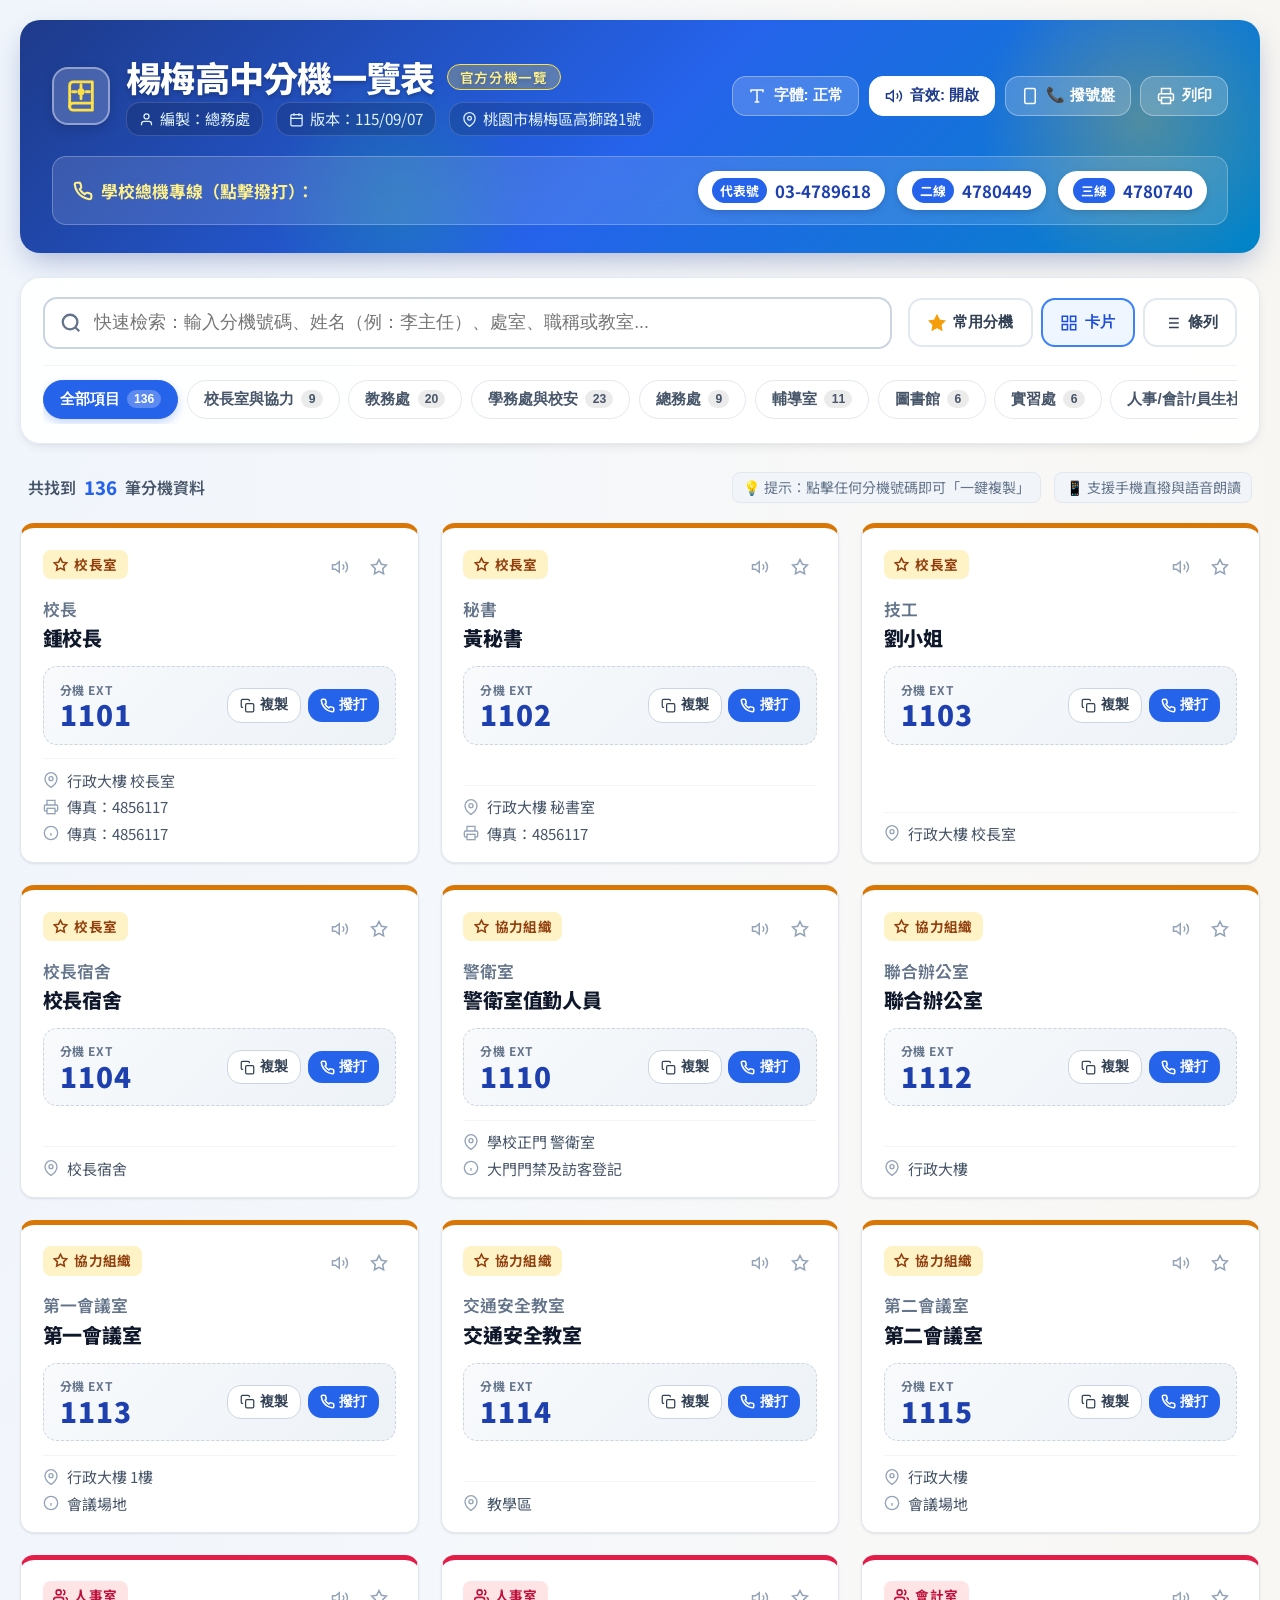
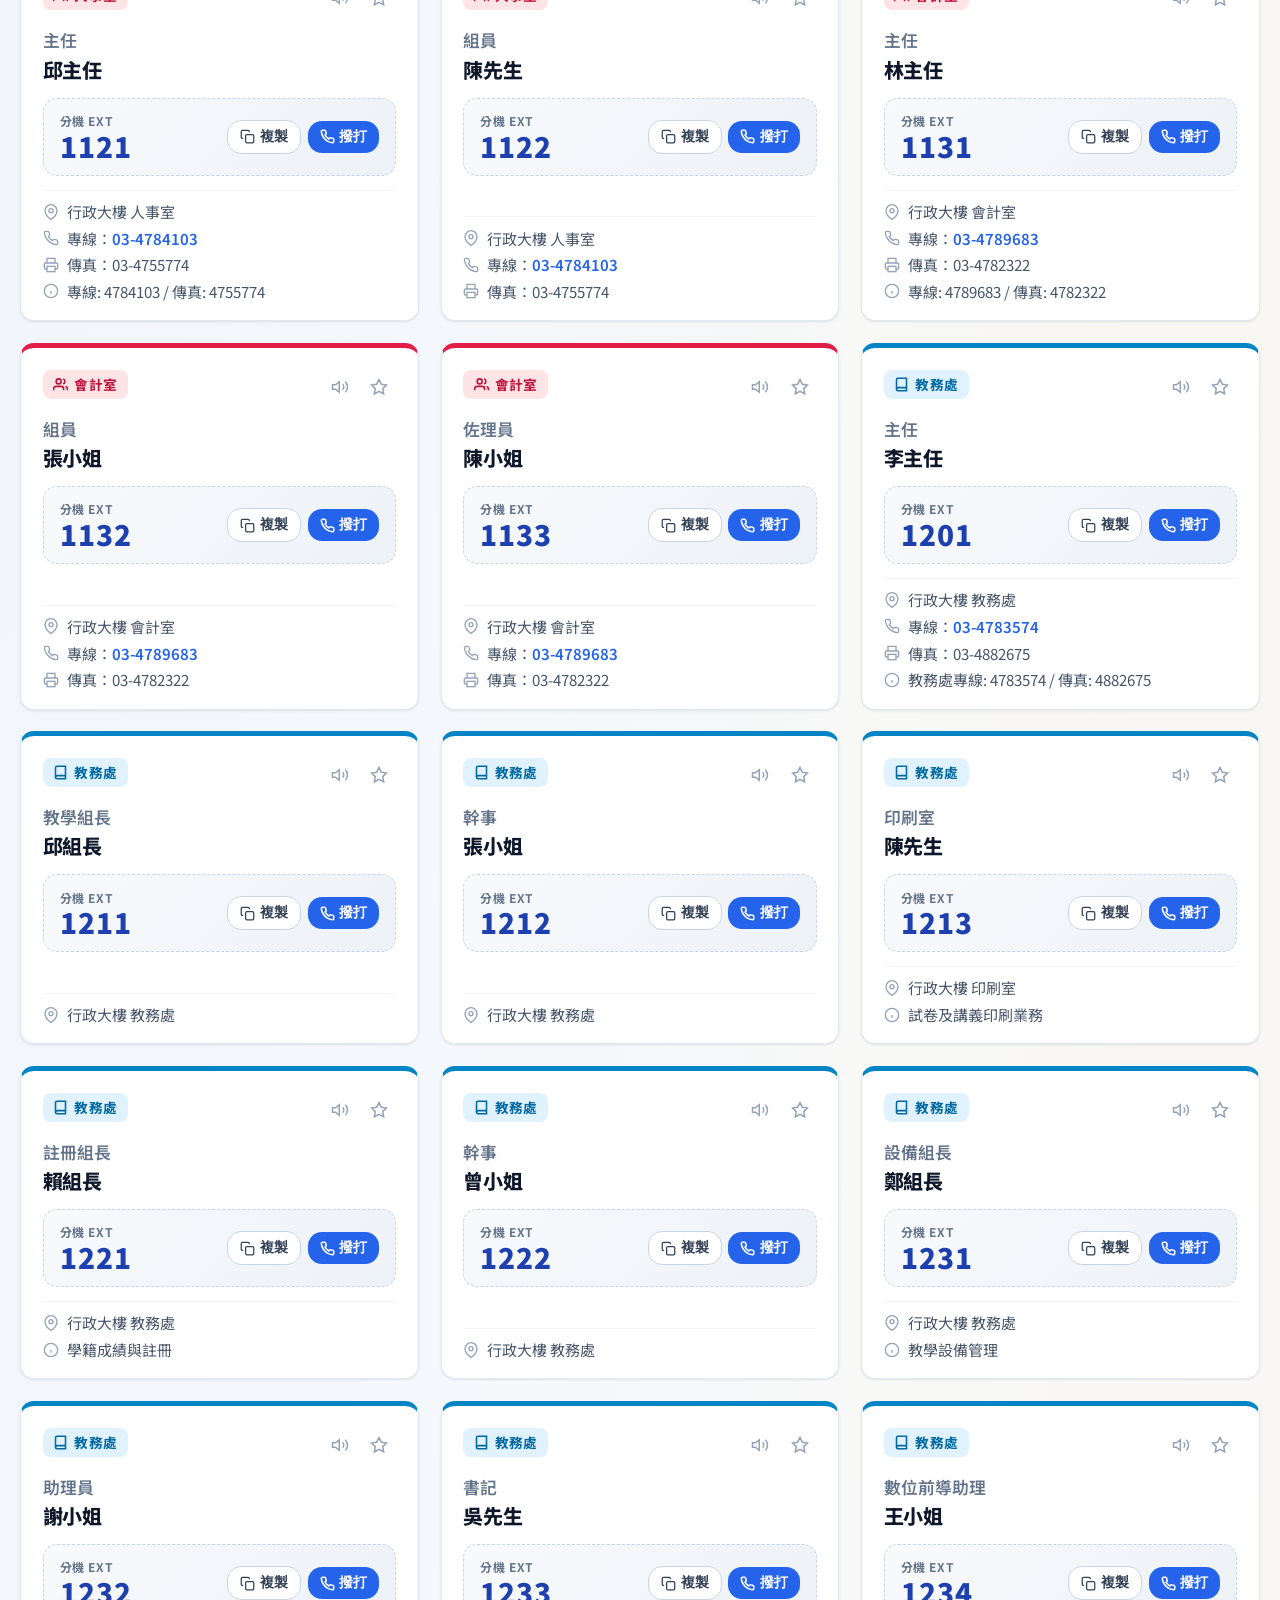
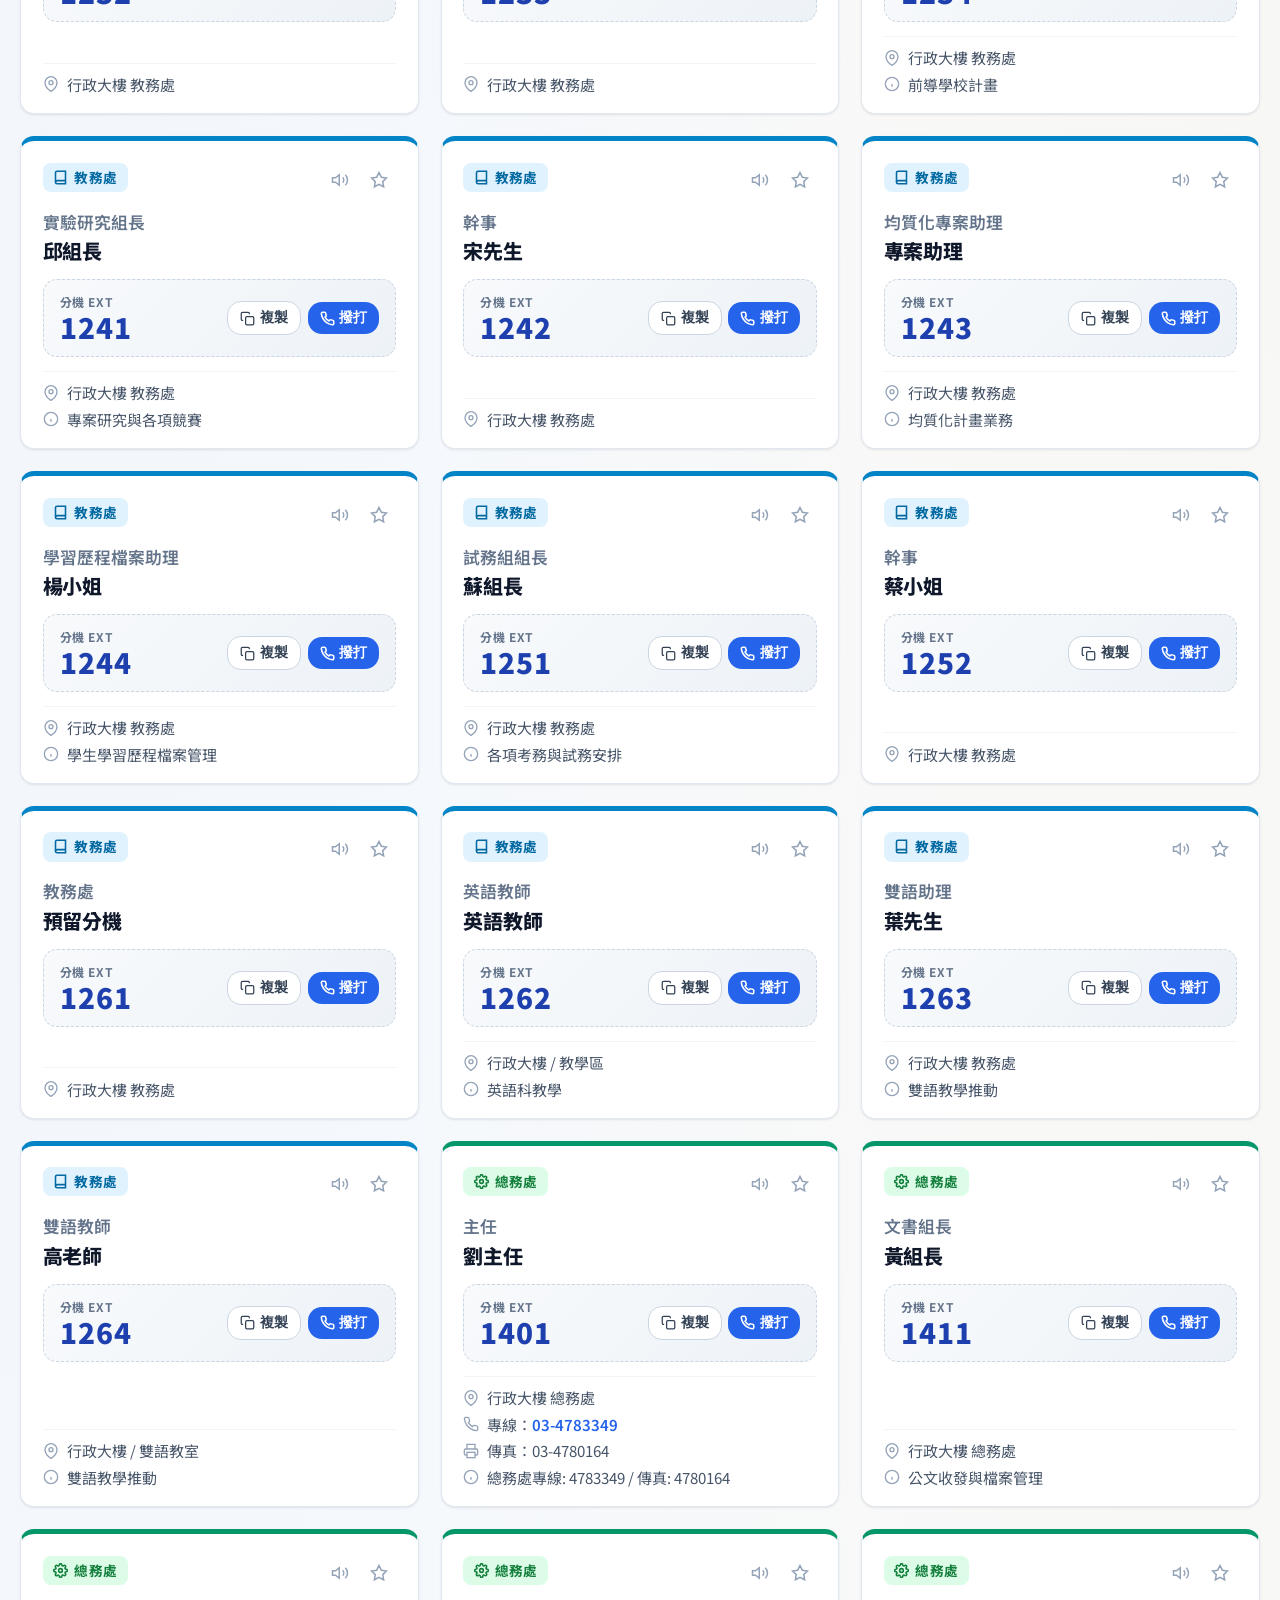
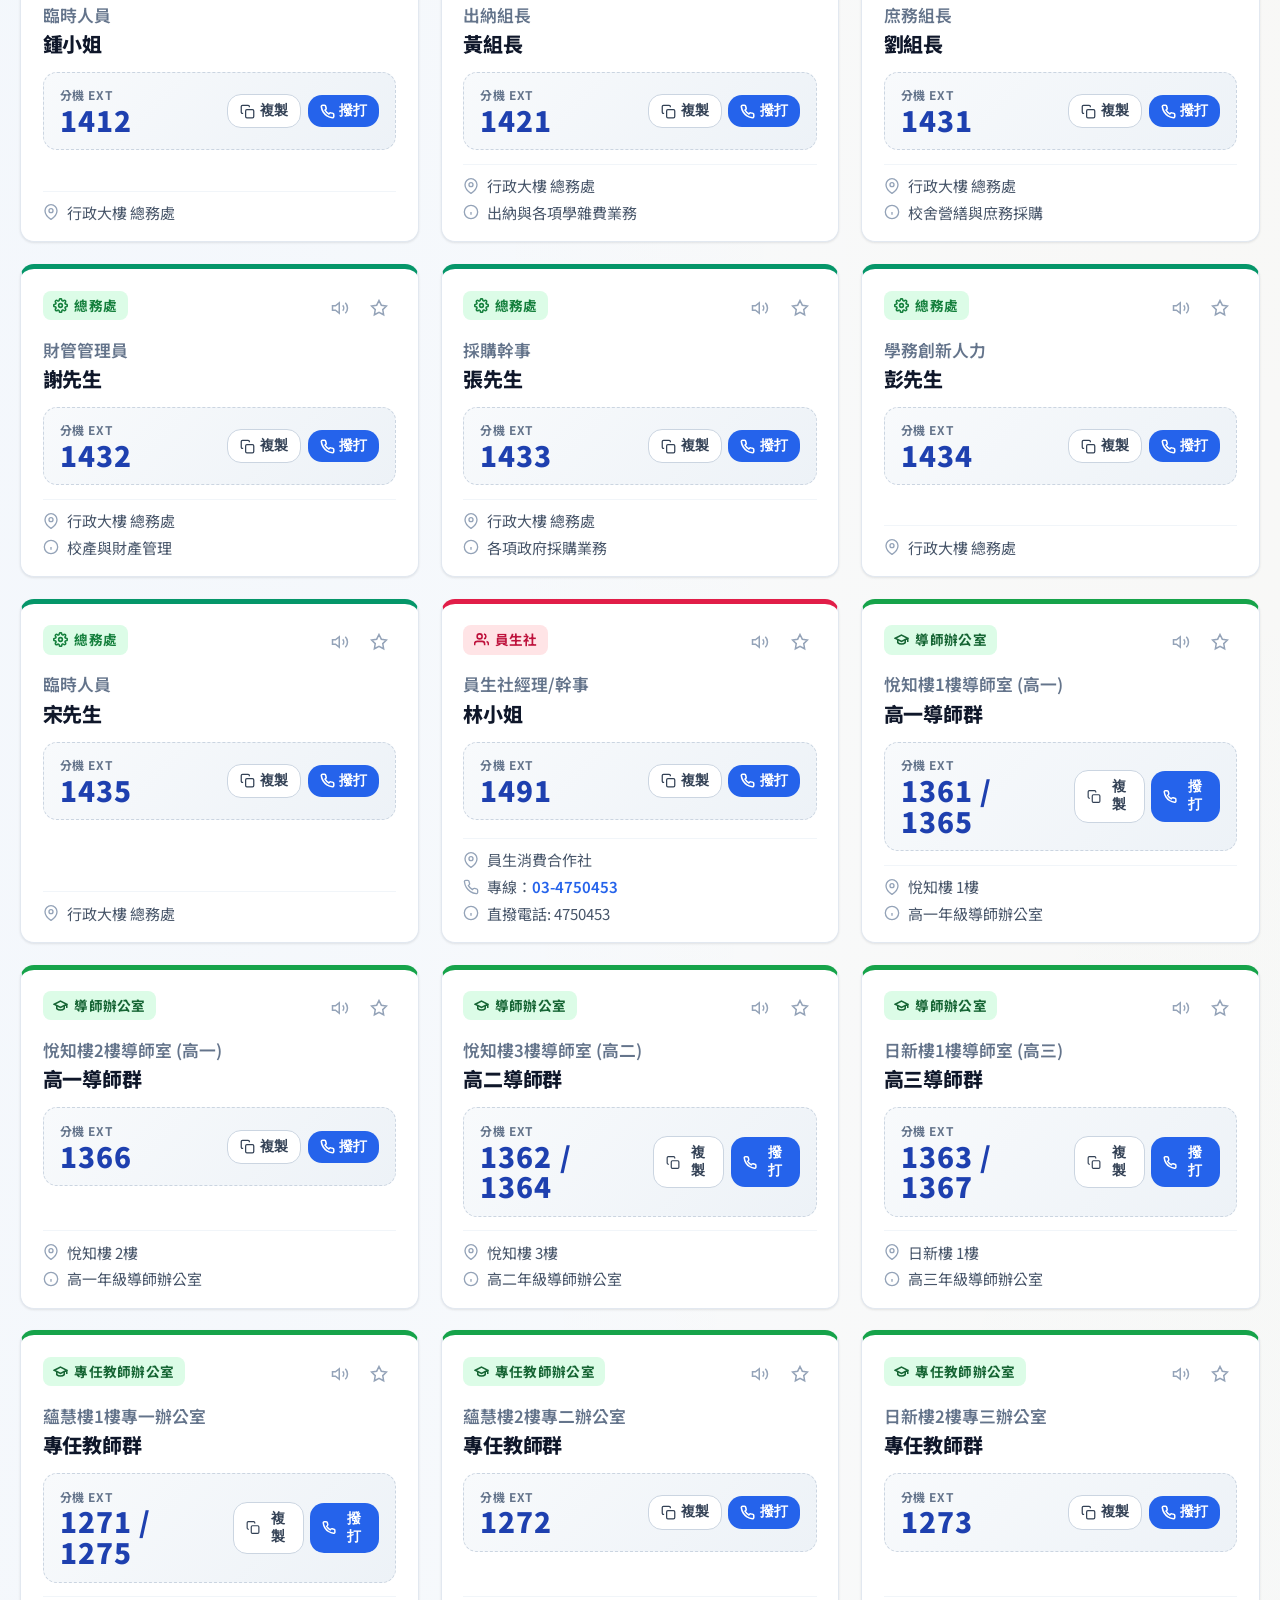
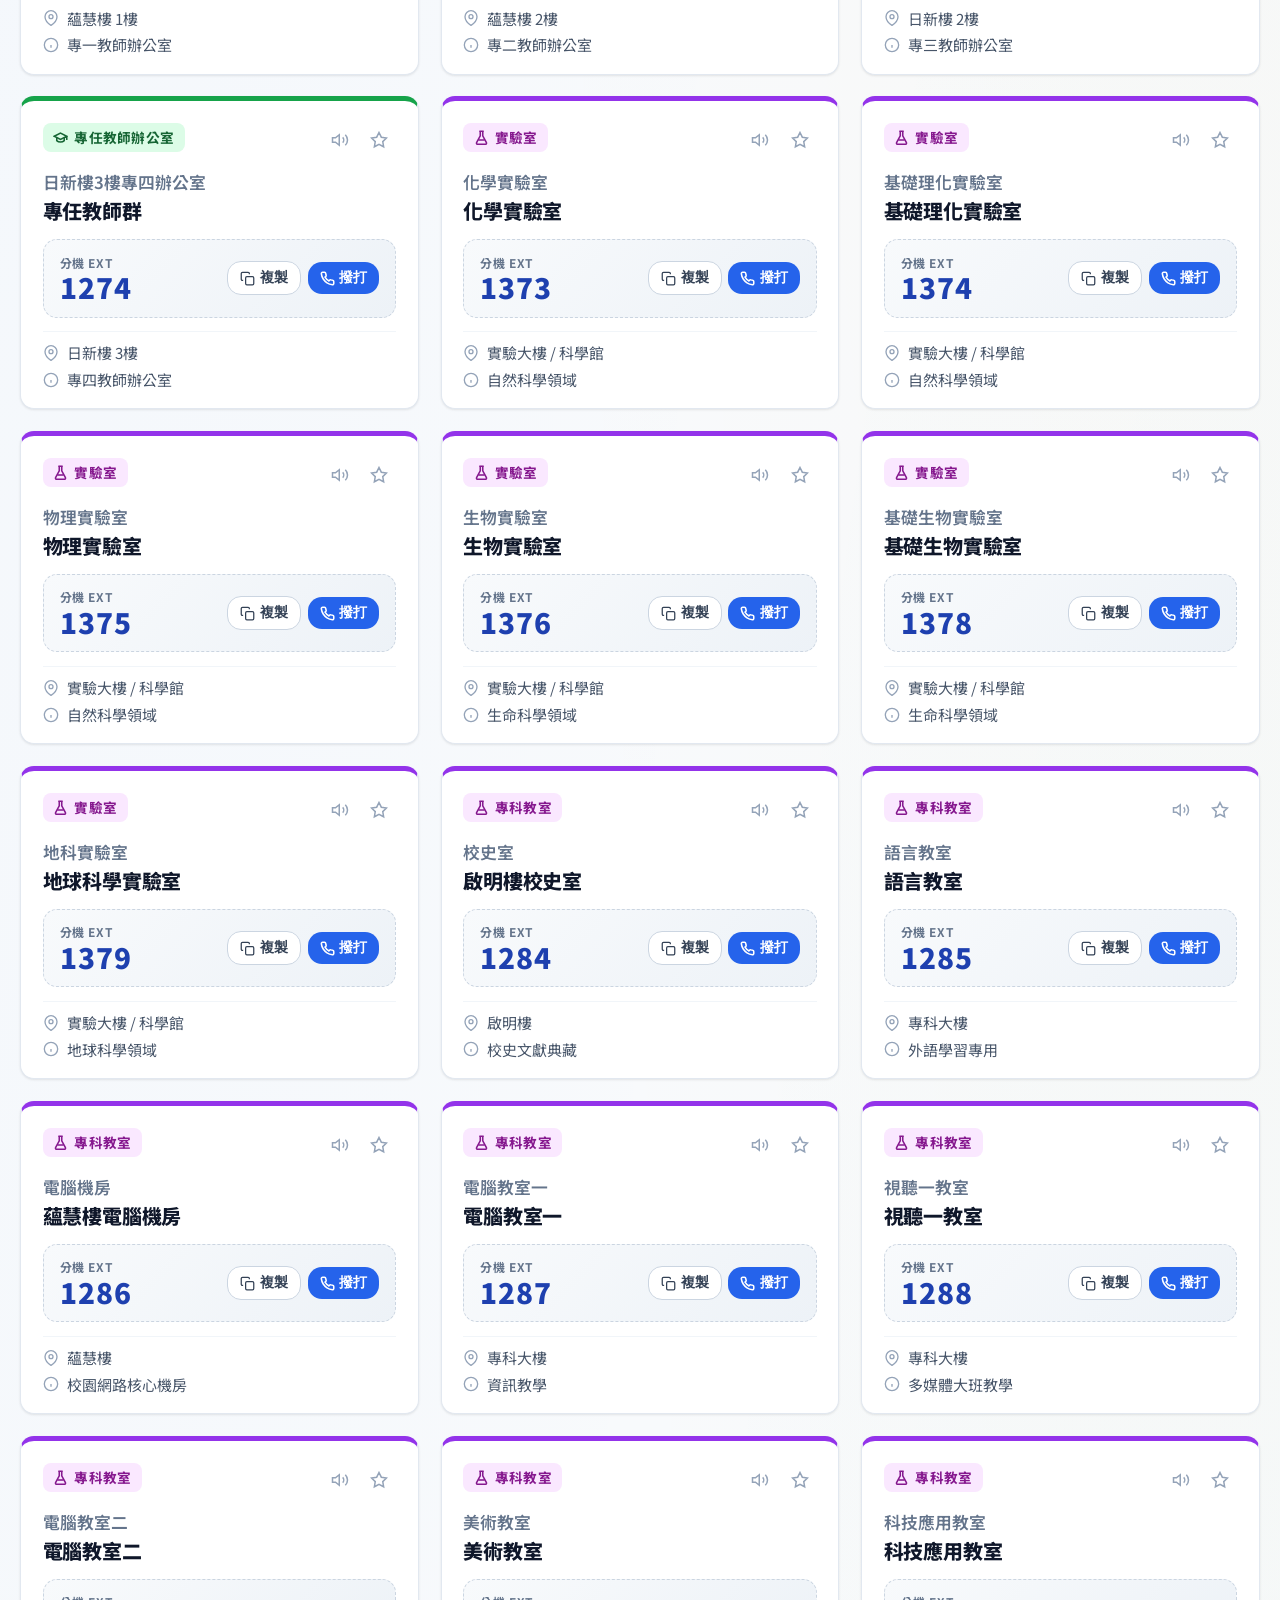
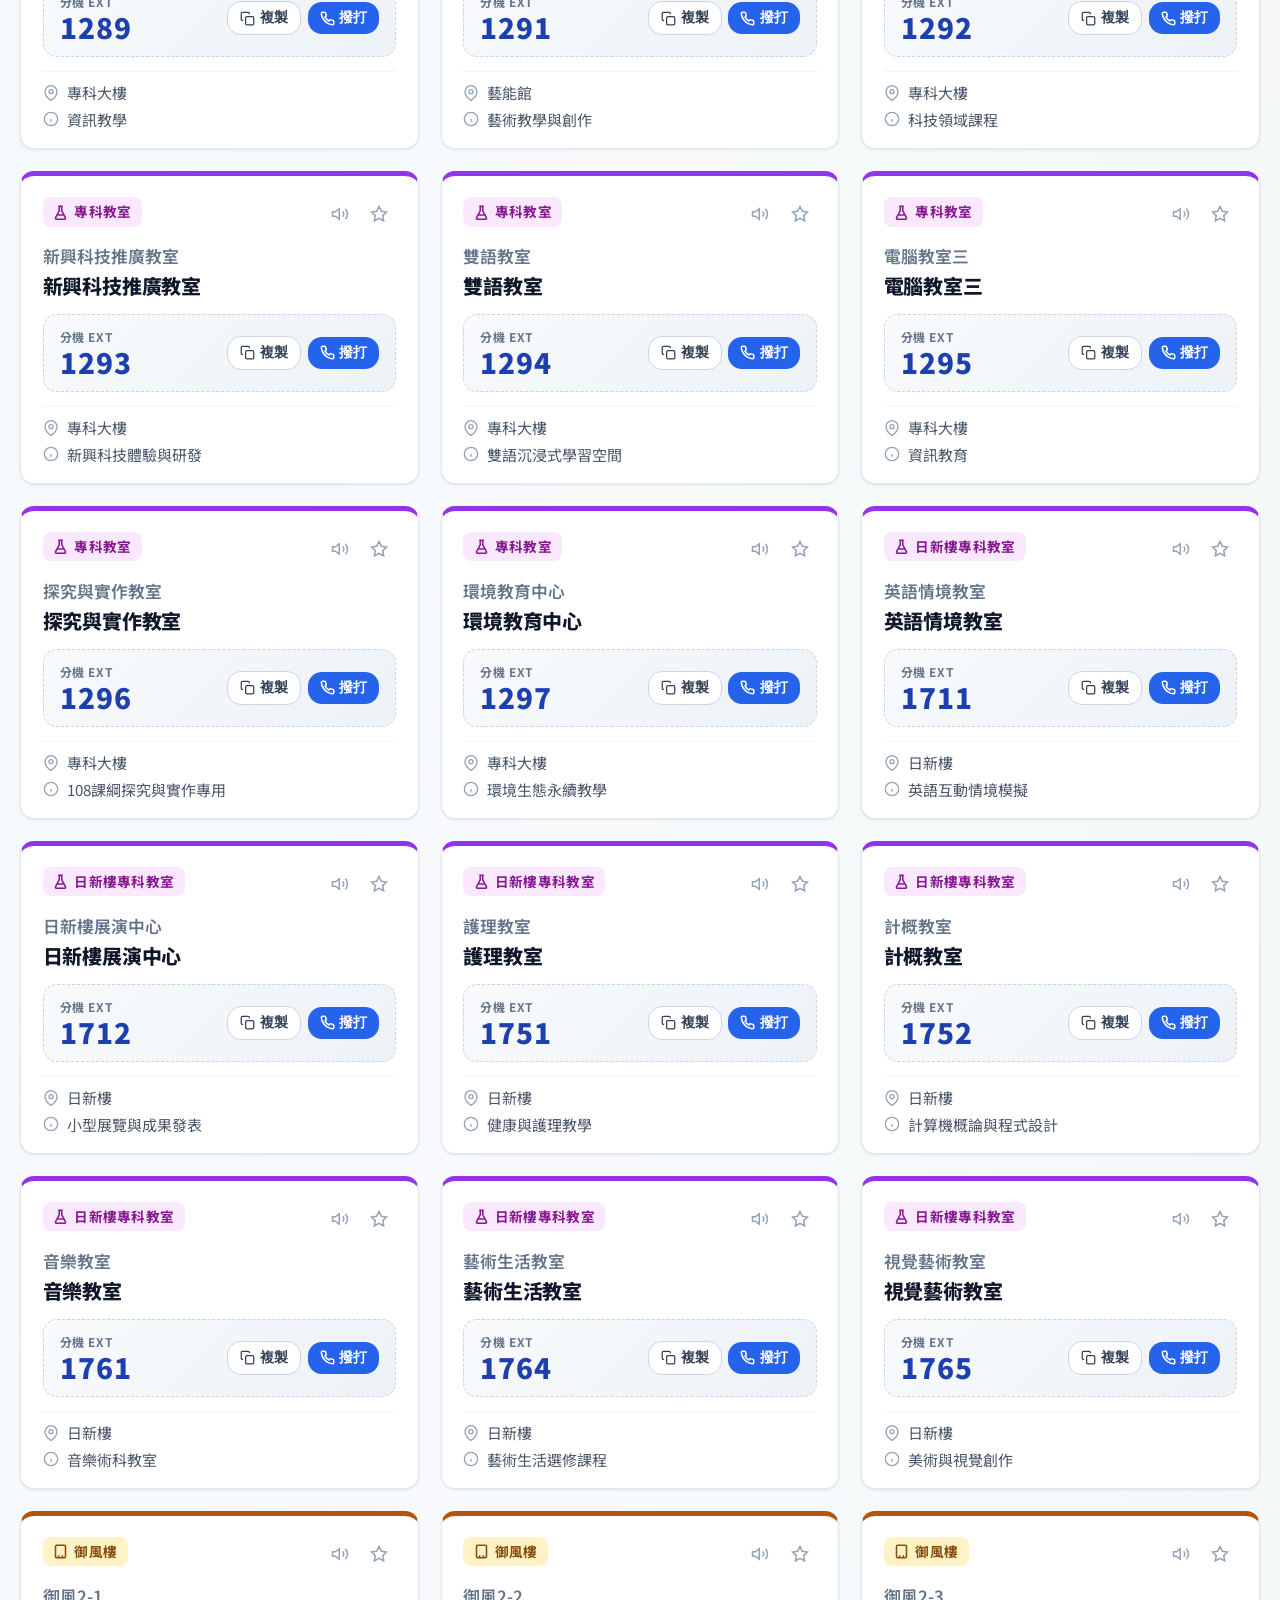
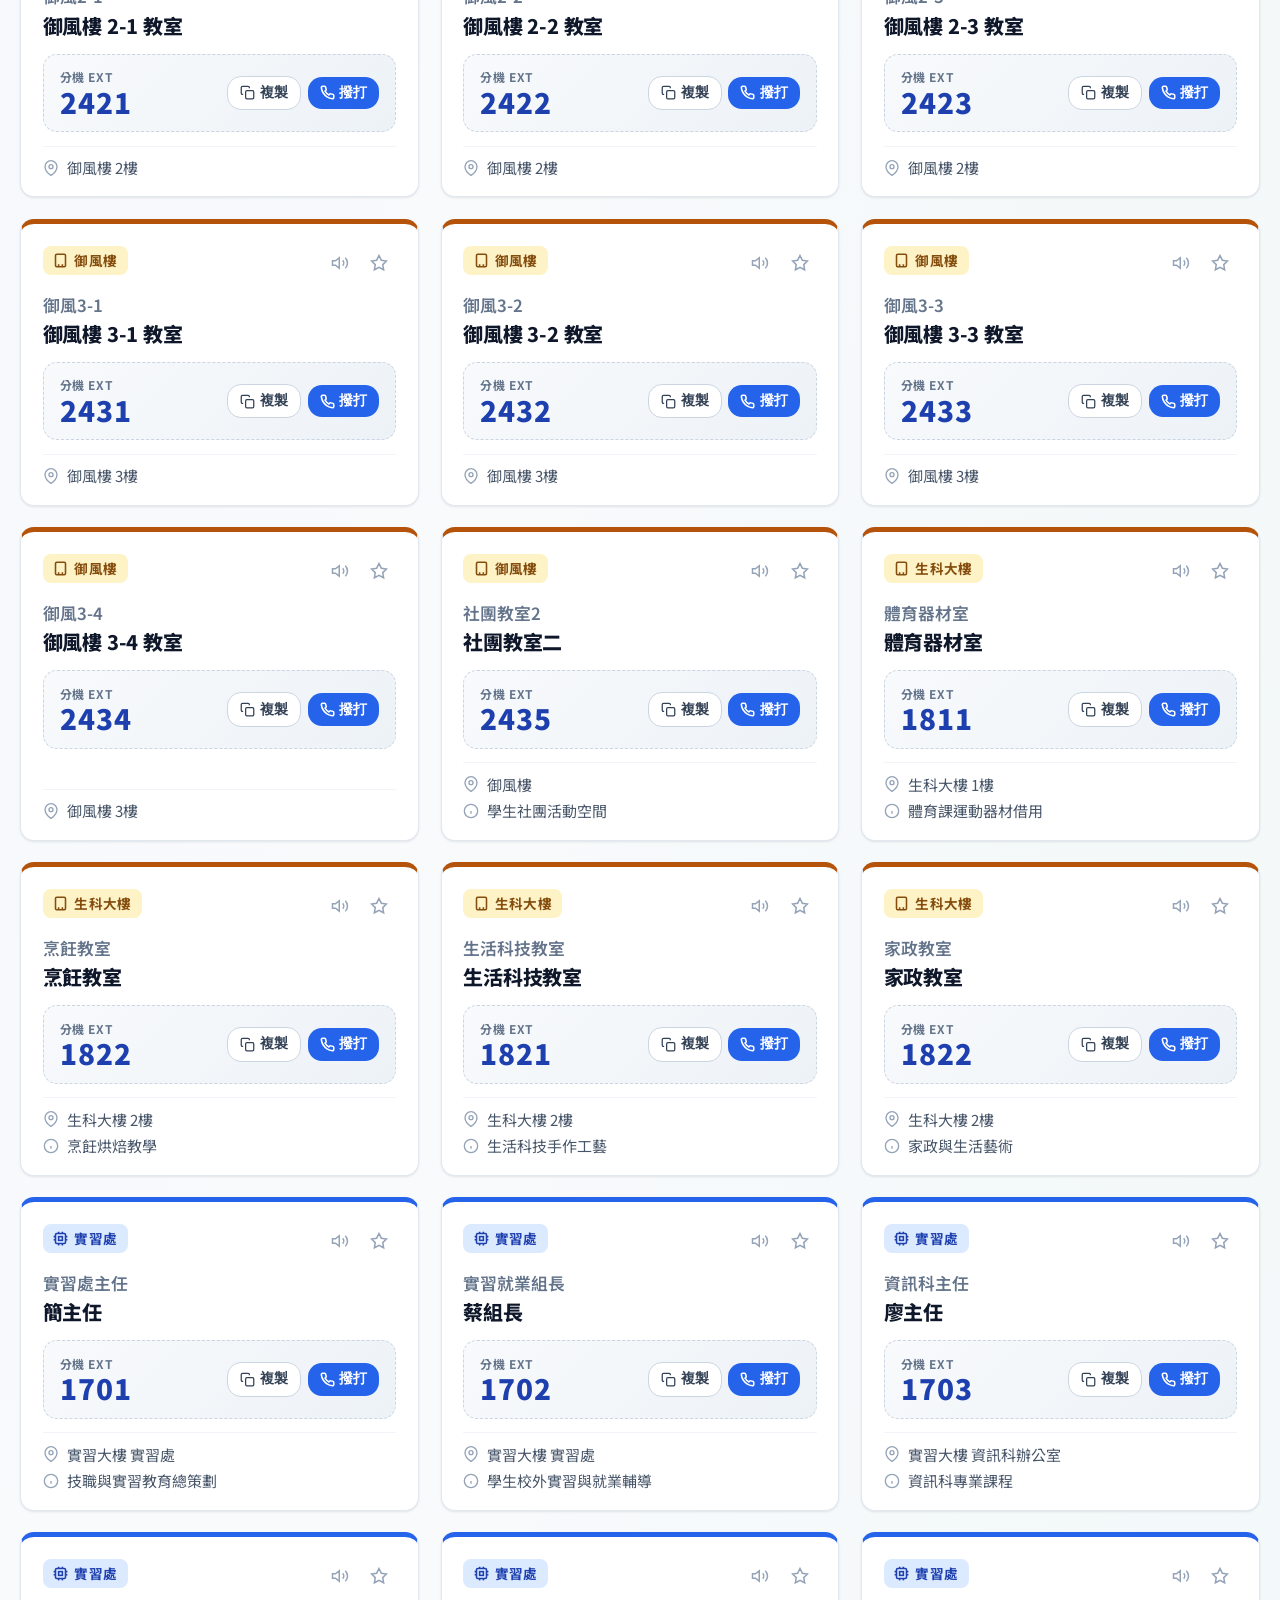
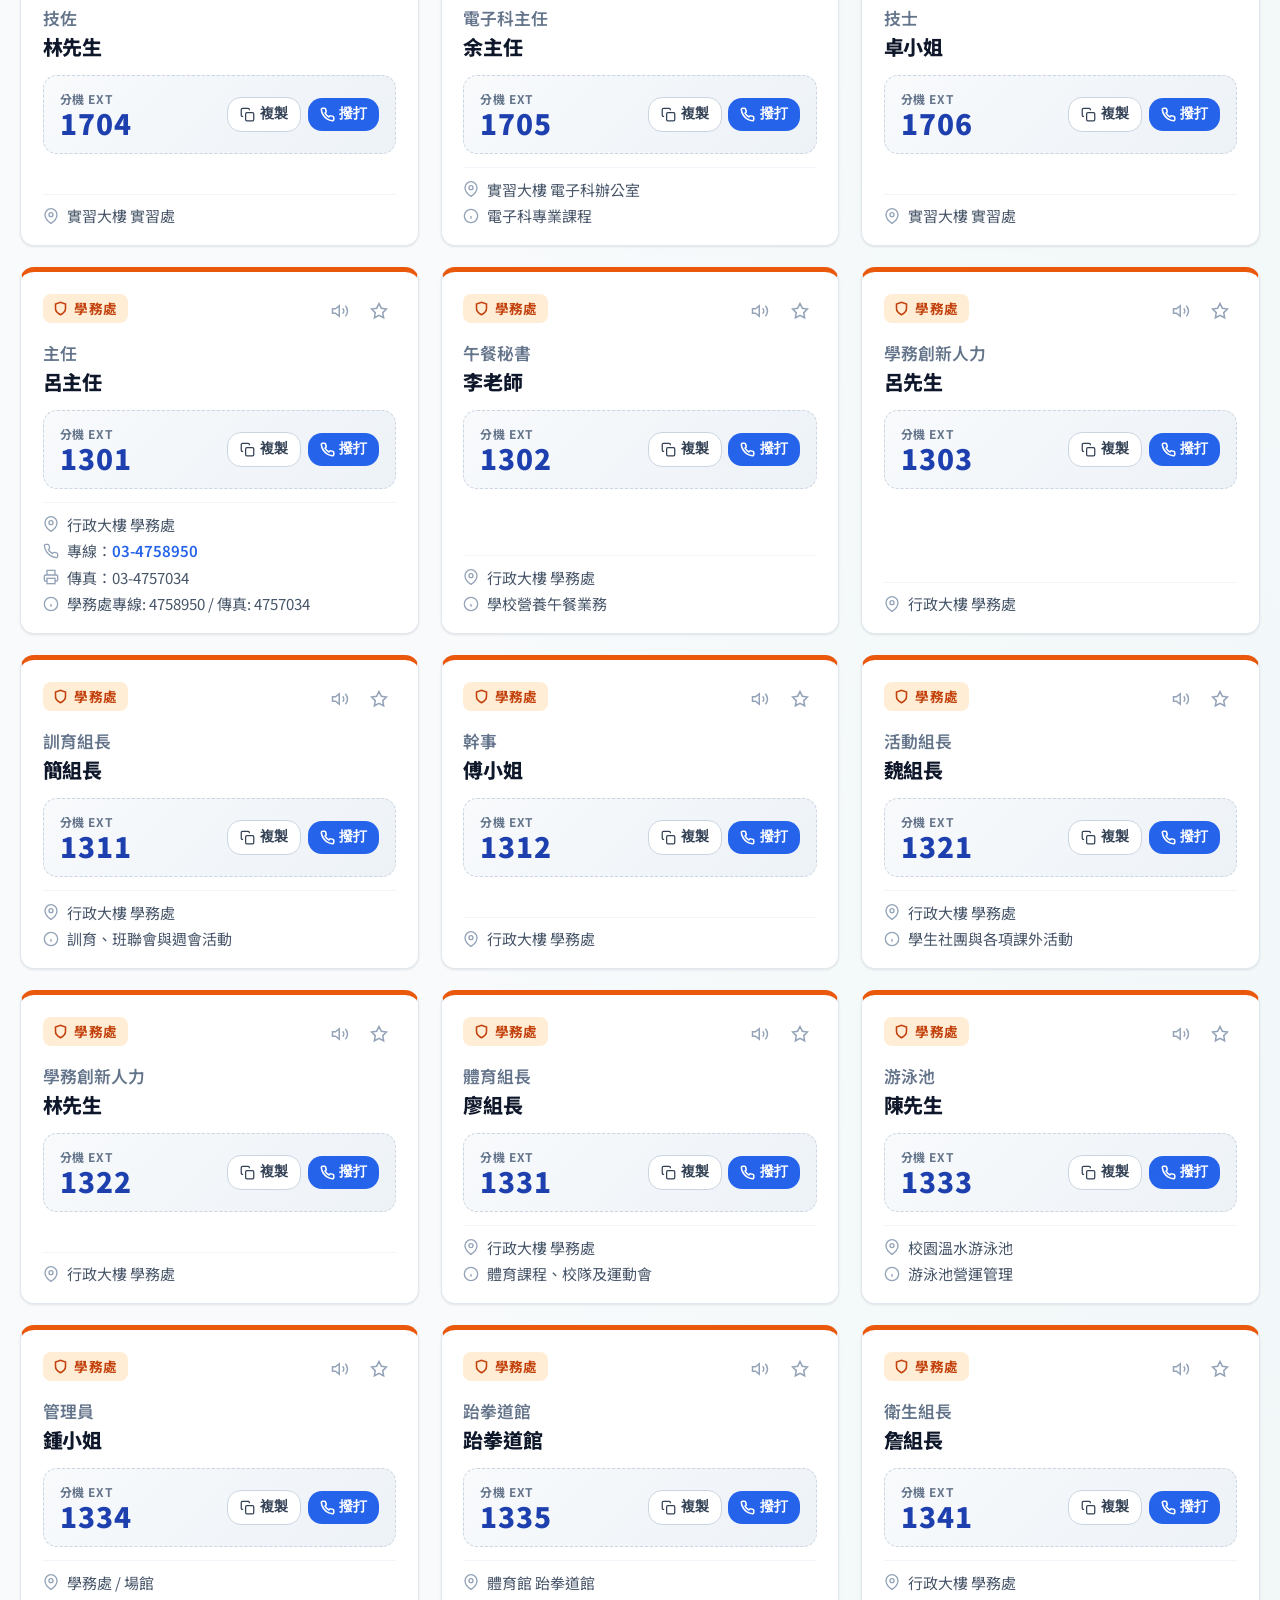
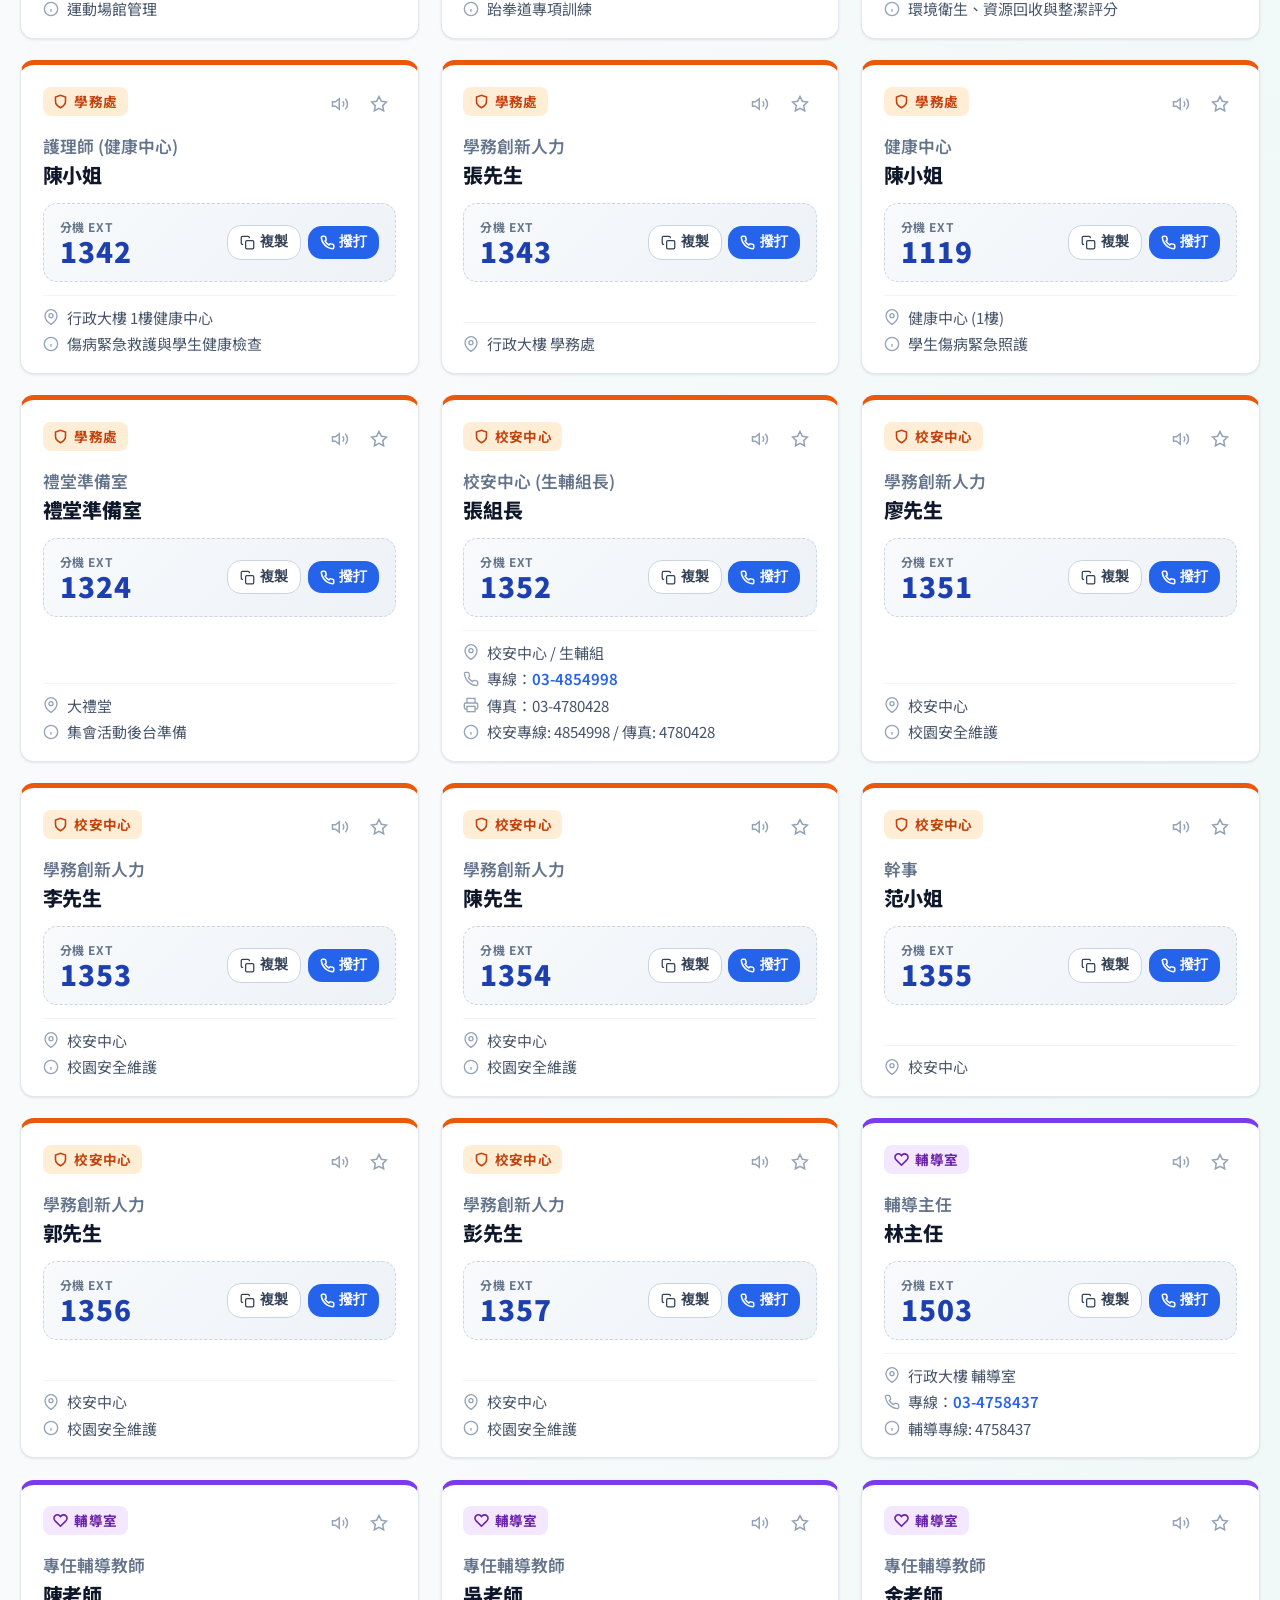
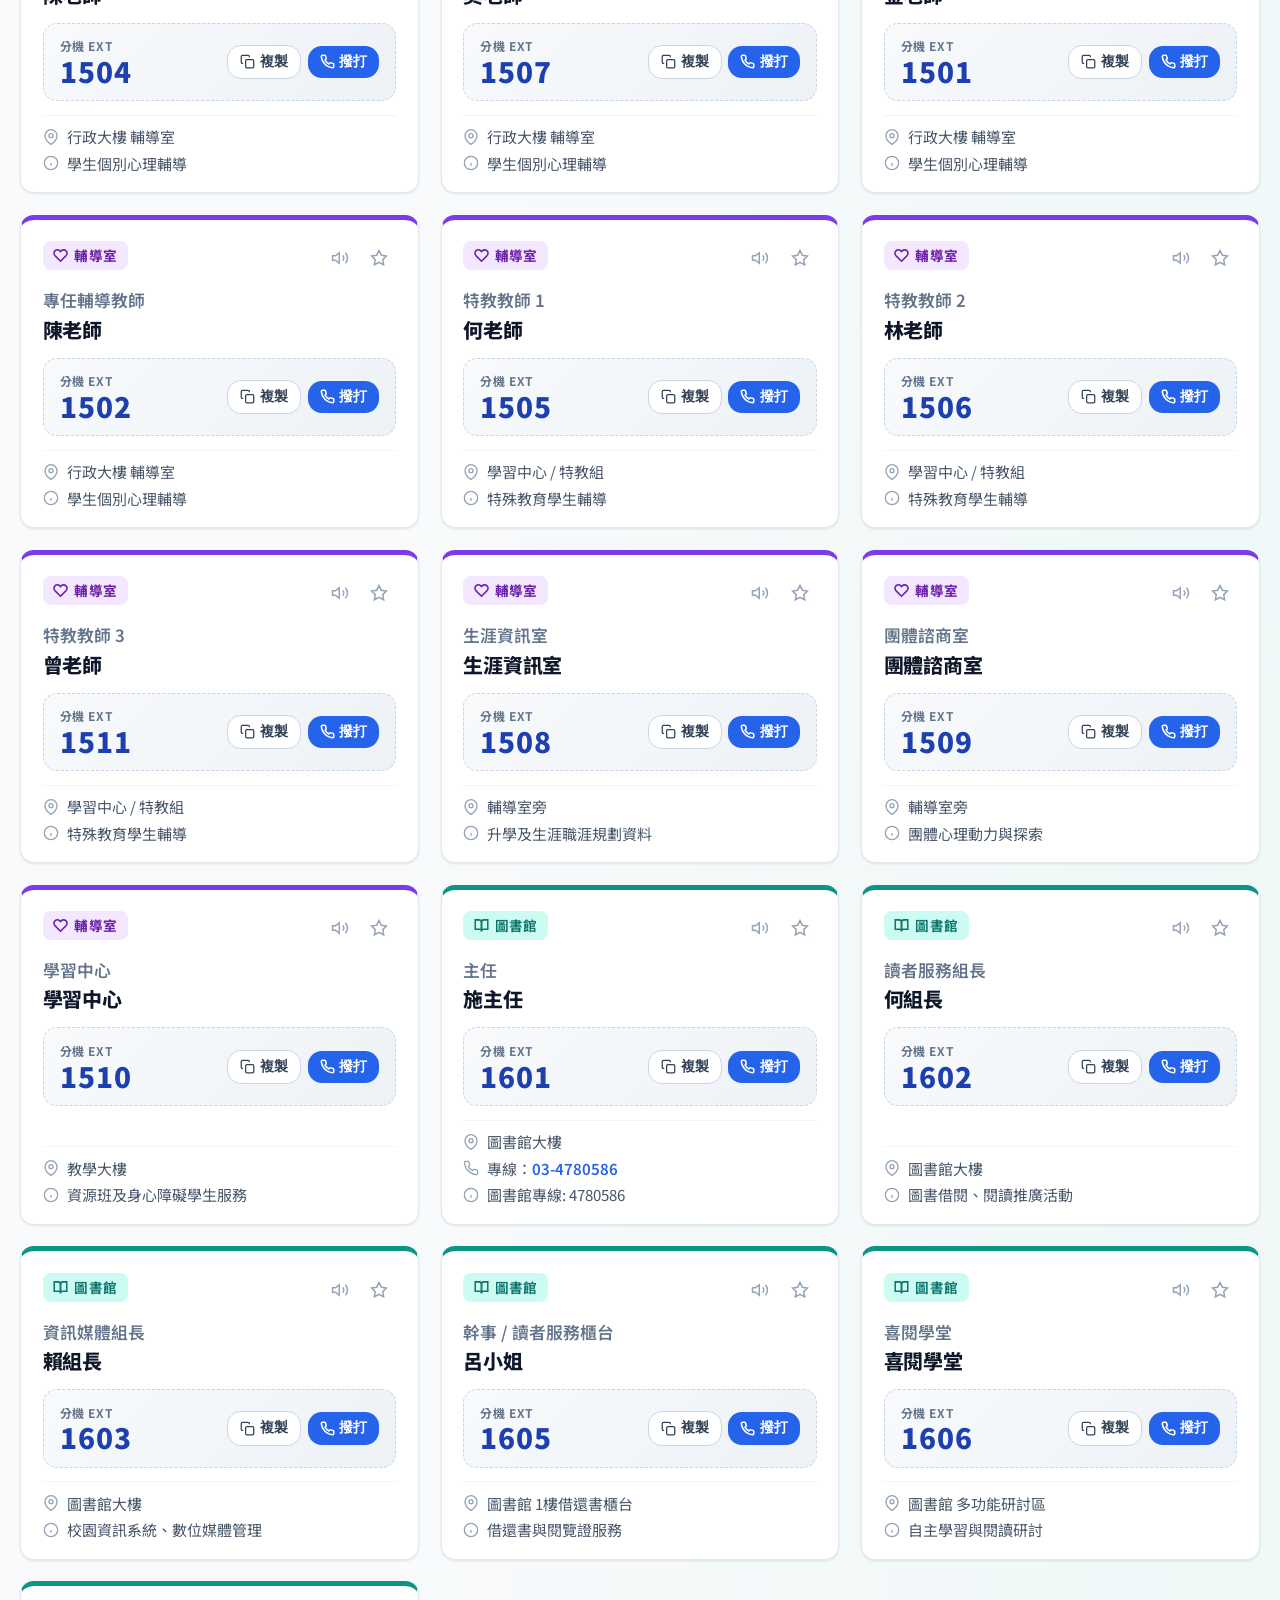
<file: index.html>
<!DOCTYPE html>
<html lang="zh-TW">
<head>
  <meta charset="UTF-8">
  <meta name="viewport" content="width=device-width, initial-scale=1.0, maximum-scale=5.0">
  <title>楊梅高中分機一覽表 - 互動式校園通訊資訊網</title>
  <meta name="description" content="桃園市立楊梅高級中學語音電話分機一覽表，提供即時檢索、處室分類瀏覽、大字體清晰顯示、虛擬撥號盤與音效互動體驗。">
  
  <!-- 引入 Google Fonts 提升字體質感 (帶本地 fallback) -->
  <link rel="preconnect" href="https://fonts.googleapis.com">
  <link rel="preconnect" href="https://fonts.gstatic.com" crossorigin>
  <link href="https://fonts.googleapis.com/css2?family=Noto+Sans+TC:wght@400;500;600;700;800;900&display=swap" rel="stylesheet">
  
  <link rel="stylesheet" href="style.css">
</head>
<body>

  <div class="app-container">

    <!-- ==================== Header 頂部大橫幅 ==================== -->
    <header class="main-header" role="banner">
      <!-- 背景動態光斑 -->
      <div class="header-bg-glow"></div>
      <div class="header-bg-glow-2"></div>

      <div class="header-content">
        <!-- 頂部：標題與快捷功能列 -->
        <div class="header-top">
          <div class="school-badge-wrap">
            <div class="school-crest-icon" aria-hidden="true" title="桃園市立楊梅高級中學">
              <!-- 校園意象徽章圖示 (書本與校園之光) -->
              <svg viewBox="0 0 24 24" fill="none" stroke="currentColor" stroke-width="2" stroke-linecap="round" stroke-linejoin="round">
                <path d="M4 19.5A2.5 2.5 0 0 1 6.5 17H20"/>
                <path d="M6.5 2H20v20H6.5A2.5 2.5 0 0 1 4 19.5v-15A2.5 2.5 0 0 1 6.5 2z"/>
                <circle cx="12" cy="9" r="2.5" fill="#fde047" stroke="none"/>
                <path d="M12 4v2.5M12 11.5V14M8.5 9H6M18 9h-2.5"/>
              </svg>
            </div>
            <div class="school-title-area">
              <h1>
                楊梅高中分機一覽表
                <span class="title-badge">官方分機一覽</span>
              </h1>
              <div class="school-sub-info">
                <span class="sub-item">
                  <svg width="15" height="15" viewBox="0 0 24 24" fill="none" stroke="currentColor" stroke-width="2"><path d="M20 21v-2a4 4 0 0 0-4-4H8a4 4 0 0 0-4 4v2"/><circle cx="12" cy="7" r="4"/></svg>
                  編製：總務處
                </span>
                <span class="sub-item">
                  <svg width="15" height="15" viewBox="0 0 24 24" fill="none" stroke="currentColor" stroke-width="2"><rect x="3" y="4" width="18" height="18" rx="2" ry="2"/><line x1="16" y1="2" x2="16" y2="6"/><line x1="8" y1="2" x2="8" y2="6"/><line x1="3" y1="10" x2="21" y2="10"/></svg>
                  版本：115/09/07
                </span>
                <span class="sub-item">
                  <svg width="15" height="15" viewBox="0 0 24 24" fill="none" stroke="currentColor" stroke-width="2"><path d="M21 10c0 7-9 13-9 13s-9-6-9-13a9 9 0 0 1 18 0z"/><circle cx="12" cy="10" r="3"/></svg>
                  桃園市楊梅區高獅路1號
                </span>
              </div>
            </div>
          </div>

          <!-- 頂部工具按鈕 (字體縮放、音效、撥號盤、列印) -->
          <div class="header-actions">
            <!-- 字體切換鈕 -->
            <button id="btnFontSize" class="action-btn" title="切換字體大小（正常/大字/特大）">
              <svg width="18" height="18" viewBox="0 0 24 24" fill="none" stroke="currentColor" stroke-width="2"><polyline points="4 7 4 4 20 4 20 7"/><line x1="9" y1="20" x2="15" y2="20"/><line x1="12" y1="4" x2="12" y2="20"/></svg>
              <span id="fontSizeLabel">字體: 正常</span>
            </button>

            <!-- 音效開關切換 -->
            <button id="btnSoundToggle" class="action-btn active" title="開啟或關閉操作互動音效">
              <svg id="soundIcon" width="18" height="18" viewBox="0 0 24 24" fill="none" stroke="currentColor" stroke-width="2">
                <polygon points="11 5 6 9 2 9 2 15 6 15 11 19 11 5"/>
                <path d="M19.07 4.93a10 10 0 0 1 0 14.14M15.54 8.46a5 5 0 0 1 0 7.07"/>
              </svg>
              <span id="soundLabel">音效: 開啟</span>
            </button>

            <!-- 虛擬電話撥號盤 -->
            <button id="btnDialPad" class="action-btn" title="開啟互動式電話撥號鍵盤（含 DTMF 撥號音）">
              <svg width="18" height="18" viewBox="0 0 24 24" fill="none" stroke="currentColor" stroke-width="2"><rect x="5" y="2" width="14" height="20" rx="2" ry="2"/><line x1="12" y1="18" x2="12.01" y2="18"/></svg>
              <span>📞 撥號盤</span>
            </button>

            <!-- 友善列印按鈕 -->
            <button id="btnPrint" class="action-btn" title="友善列印本頁分機一覽表">
              <svg width="18" height="18" viewBox="0 0 24 24" fill="none" stroke="currentColor" stroke-width="2"><polyline points="6 9 6 2 18 2 18 9"/><path d="M6 18H4a2 2 0 0 1-2-2v-5a2 2 0 0 1 2-2h16a2 2 0 0 1 2 2v5a2 2 0 0 1-2 2h-2"/><rect x="6" y="14" width="12" height="8"/></svg>
              <span>列印</span>
            </button>
          </div>
        </div>

        <!-- 總機直撥快捷條 (代表號、二線、三線) -->
        <div class="switchboard-card">
          <div class="switchboard-title">
            <svg width="20" height="20" viewBox="0 0 24 24" fill="none" stroke="currentColor" stroke-width="2.5"><path d="M22 16.92v3a2 2 0 0 1-2.18 2 19.79 19.79 0 0 1-8.63-3.07 19.5 19.5 0 0 1-6-6 19.79 19.79 0 0 1-3.07-8.67A2 2 0 0 1 4.11 2h3a2 2 0 0 1 2 1.72 12.84 12.84 0 0 0 .7 2.81 2 2 0 0 1-.45 2.11L8.09 9.91a16 16 0 0 0 6 6l1.27-1.27a2 2 0 0 1 2.11-.45 12.84 12.84 0 0 0 2.81.7A2 2 0 0 1 22 16.92z"/></svg>
            <span>學校總機專線（點擊撥打）：</span>
          </div>
          <div class="switchboard-numbers">
            <a href="tel:034789618" class="line-chip" title="撥打總機代表號 03-4789618">
              <span class="line-label">代表號</span>
              <span>03-4789618</span>
            </a>
            <a href="tel:034780449" class="line-chip" title="撥打總機二線 03-4780449">
              <span class="line-label">二線</span>
              <span>4780449</span>
            </a>
            <a href="tel:034780740" class="line-chip" title="撥打總機三線 03-4780740">
              <span class="line-label">三線</span>
              <span>4780740</span>
            </a>
          </div>
        </div>
      </div>
    </header>

    <!-- ==================== 控制與檢索面板 (置頂浮動) ==================== -->
    <section class="control-panel" id="controlPanel" aria-label="檢索與分類控制">
      <div class="search-and-view-row">
        <!-- 搜尋輸入框 -->
        <div class="search-wrapper">
          <svg class="search-icon" viewBox="0 0 24 24" fill="none" stroke="currentColor" stroke-width="2.5"><circle cx="11" cy="11" r="8"/><line x1="21" y1="21" x2="16.65" y2="16.65"/></svg>
          <input 
            type="text" 
            id="searchInput" 
            class="search-input" 
            placeholder="快速檢索：輸入分機號碼、姓名（例：李主任）、處室、職稱或教室..." 
            autocomplete="off" 
            spellcheck="false"
            aria-label="檢索分機"
          />
          <button id="searchClearBtn" class="search-clear-btn" title="清除搜尋文字" aria-label="清除搜尋">
            <svg width="16" height="16" viewBox="0 0 24 24" fill="none" stroke="currentColor" stroke-width="2.5"><line x1="18" y1="6" x2="6" y2="18"/><line x1="6" y1="6" x2="18" y2="18"/></svg>
          </button>
        </div>

        <!-- 常用收藏與檢視模式切換 -->
        <div class="view-toggles">
          <button id="btnViewFavorites" class="view-btn" title="查看我已加星號收藏的常用分機">
            <svg width="18" height="18" viewBox="0 0 24 24" fill="#f59e0b" stroke="#f59e0b" stroke-width="2"><polygon points="12 2 15.09 8.26 22 9.27 17 14.14 18.18 21.02 12 17.77 5.82 21.02 7 14.14 2 9.27 8.91 8.26 12 2"/></svg>
            <span>常用分機</span>
          </button>
          <button id="btnViewGrid" class="view-btn active" title="網格卡片檢視">
            <svg width="18" height="18" viewBox="0 0 24 24" fill="none" stroke="currentColor" stroke-width="2"><rect x="3" y="3" width="7" height="7"/><rect x="14" y="3" width="7" height="7"/><rect x="14" y="14" width="7" height="7"/><rect x="3" y="14" width="7" height="7"/></svg>
            <span>卡片</span>
          </button>
          <button id="btnViewTable" class="view-btn" title="詳細表格檢視">
            <svg width="18" height="18" viewBox="0 0 24 24" fill="none" stroke="currentColor" stroke-width="2"><line x1="8" y1="6" x2="21" y2="6"/><line x1="8" y1="12" x2="21" y2="12"/><line x1="8" y1="18" x2="21" y2="18"/><line x1="3" y1="6" x2="3.01" y2="6"/><line x1="3" y1="12" x2="3.01" y2="12"/><line x1="3" y1="18" x2="3.01" y2="18"/></svg>
            <span>條列</span>
          </button>
        </div>
      </div>

      <!-- 處室分類膠囊列 (水平捲動滑動條) -->
      <nav class="category-pills-wrap" id="categoryPillsWrap" aria-label="處室分類"></nav>
    </section>

    <!-- ==================== 狀態列與快速提示 ==================== -->
    <div class="status-bar">
      <div class="status-text" id="statusCount">載入中...</div>
      <div class="quick-hints">
        <span class="hint-badge">💡 提示：點擊任何分機號碼即可「一鍵複製」</span>
        <span class="hint-badge">📱 支援手機直撥與語音朗讀</span>
      </div>
    </div>

    <!-- ==================== 分機卡片網格 (Card View) ==================== -->
    <main id="directoryGrid" class="directory-grid" role="region" aria-label="分機卡片列表"></main>

    <!-- ==================== 詳細表格檢視 (Table View) ==================== -->
    <div id="directoryTableWrap" class="directory-table-wrap" role="region" aria-label="分機表格列表">
      <table class="directory-table">
        <thead>
          <tr>
            <th style="width: 40px; text-align: center;">收藏</th>
            <th>單位處室</th>
            <th>職稱</th>
            <th>姓名 / 人員</th>
            <th>分機號碼</th>
            <th>地點位置</th>
            <th>專線電話</th>
            <th>快速操作</th>
          </tr>
        </thead>
        <tbody id="directoryTableBody"></tbody>
      </table>
    </div>

    <!-- ==================== 無搜尋結果狀態 ==================== -->
    <div class="empty-state" id="emptyState">
      <svg class="empty-state-icon" viewBox="0 0 24 24" fill="none" stroke="currentColor" stroke-width="1.5"><circle cx="11" cy="11" r="8"/><line x1="21" y1="21" x2="16.65" y2="16.65"/><line x1="8" y1="11" x2="14" y2="11"/></svg>
      <div class="empty-state-title">找不到符合的分機資料</div>
      <div class="empty-state-desc">請檢查是否有錯字，或試著搜尋關鍵字，例如「教務」、「學務」、「主任」或「分機號碼」。</div>
      <button class="reset-search-btn" id="resetSearchBtn">清除搜尋條件，顯示全部</button>
    </div>

    <!-- ==================== 頁尾資訊 ==================== -->
    <footer class="main-footer" role="contentinfo">
      <p class="footer-school">桃園市立楊梅高級中學 (Taoyuan Municipal Yang-Mei Senior High School)</p>
      <p>校址：326002 桃園市楊梅區高獅路1號 ｜ 總機代表號：03-4789618 ｜ 傳真：03-4757034</p>
      <p style="margin-top: 0.5rem; font-size: 0.88em; color: #94a3b8;">本互動式分機資訊網依據 115/09/07 總務處官方編製版本建置 ｜ 支援無障礙大字體、手機/平板/電腦全平台自適應</p>
    </footer>

  </div>

  <!-- ==================== 互動式虛擬撥號盤彈窗 (Virtual Dial Pad Modal) ==================== -->
  <div class="modal-overlay" id="dialModal" role="dialog" aria-modal="true" aria-labelledby="dialModalTitle">
    <div class="dialpad-card">
      <div class="dialpad-header">
        <h3 id="dialModalTitle">
          <svg width="22" height="22" viewBox="0 0 24 24" fill="none" stroke="currentColor" stroke-width="2.5"><rect x="5" y="2" width="14" height="20" rx="2" ry="2"/><line x1="12" y1="18" x2="12.01" y2="18"/></svg>
          楊梅高中虛擬電話
        </h3>
        <button class="dialpad-close-btn" id="dialCloseBtn" title="關閉撥號盤" aria-label="關閉">
          <svg width="18" height="18" viewBox="0 0 24 24" fill="none" stroke="currentColor" stroke-width="2.5"><line x1="18" y1="6" x2="6" y2="18"/><line x1="6" y1="6" x2="18" y2="18"/></svg>
        </button>
      </div>

      <!-- 撥號螢幕 -->
      <div class="dialpad-screen">
        <div class="dialpad-digits" id="dialScreenDigits">—</div>
        <div class="dialpad-match-preview" id="dialMatchPreview">請輸入 4 碼分機號碼</div>
      </div>

      <!-- 電話按鍵 (1-9, *, 0, #) 支援 DTMF 雙音多頻 -->
      <div class="dialpad-grid">
        <button class="dial-key" data-dial-val="1"><span class="dial-num">1</span><span class="dial-sub">.</span></button>
        <button class="dial-key" data-dial-val="2"><span class="dial-num">2</span><span class="dial-sub">ABC</span></button>
        <button class="dial-key" data-dial-val="3"><span class="dial-num">3</span><span class="dial-sub">DEF</span></button>
        <button class="dial-key" data-dial-val="4"><span class="dial-num">4</span><span class="dial-sub">GHI</span></button>
        <button class="dial-key" data-dial-val="5"><span class="dial-num">5</span><span class="dial-sub">JKL</span></button>
        <button class="dial-key" data-dial-val="6"><span class="dial-num">6</span><span class="dial-sub">MNO</span></button>
        <button class="dial-key" data-dial-val="7"><span class="dial-num">7</span><span class="dial-sub">PQRS</span></button>
        <button class="dial-key" data-dial-val="8"><span class="dial-num">8</span><span class="dial-sub">TUV</span></button>
        <button class="dial-key" data-dial-val="9"><span class="dial-num">9</span><span class="dial-sub">WXYZ</span></button>
        <button class="dial-key" data-dial-val="*"><span class="dial-num">*</span><span class="dial-sub"> </span></button>
        <button class="dial-key" data-dial-val="0"><span class="dial-num">0</span><span class="dial-sub">+</span></button>
        <button class="dial-key" data-dial-val="#"><span class="dial-num">#</span><span class="dial-sub"> </span></button>
      </div>

      <!-- 底部功能按鈕 (清空、撥打、退格) -->
      <div class="dialpad-bottom-actions">
        <button class="dial-action-btn" id="dialClearBtn" title="清空全部號碼">
          <svg width="22" height="22" viewBox="0 0 24 24" fill="none" stroke="currentColor" stroke-width="2"><polyline points="1 4 1 10 7 10"/><path d="M3.51 15a9 9 0 1 0 2.13-9.36L1 10"/></svg>
        </button>
        <button class="dial-call-btn" id="dialCallBtn" title="模擬撥號通話 / 手機直撥">
          <svg width="30" height="30" viewBox="0 0 24 24" fill="none" stroke="currentColor" stroke-width="2.5"><path d="M22 16.92v3a2 2 0 0 1-2.18 2 19.79 19.79 0 0 1-8.63-3.07 19.5 19.5 0 0 1-6-6 19.79 19.79 0 0 1-3.07-8.67A2 2 0 0 1 4.11 2h3a2 2 0 0 1 2 1.72 12.84 12.84 0 0 0 .7 2.81 2 2 0 0 1-.45 2.11L8.09 9.91a16 16 0 0 0 6 6l1.27-1.27a2 2 0 0 1 2.11-.45 12.84 12.84 0 0 0 2.81.7A2 2 0 0 1 22 16.92z"/></svg>
        </button>
        <button class="dial-action-btn" id="dialBackspaceBtn" title="刪除最後一位數">
          <svg width="22" height="22" viewBox="0 0 24 24" fill="none" stroke="currentColor" stroke-width="2"><path d="M21 4H8l-7 8 7 8h13a2 2 0 0 0 2-2V6a2 2 0 0 0-2-2z"/><line x1="18" y1="9" x2="12" y2="15"/><line x1="12" y1="9" x2="18" y2="15"/></svg>
        </button>
      </div>
    </div>
  </div>

  <!-- ==================== 浮動 Toast 提示容器 ==================== -->
  <div class="toast-container" id="toastContainer" aria-live="polite"></div>

  <!-- ==================== 回頂端按鈕 ==================== -->
  <button class="back-to-top-btn" id="backToTopBtn" title="回到頂部" aria-label="回到頂部">
    <svg width="24" height="24" viewBox="0 0 24 24" fill="none" stroke="currentColor" stroke-width="2.5"><line x1="12" y1="19" x2="12" y2="5"/><polyline points="5 12 12 5 19 12"/></svg>
  </button>

  <!-- 引入模組化程式庫 (依照相依性順序加載) -->
  <script src="data.js"></script>
  <script src="audio.js"></script>
  <script src="app.js"></script>
</body>
</html>
</file>
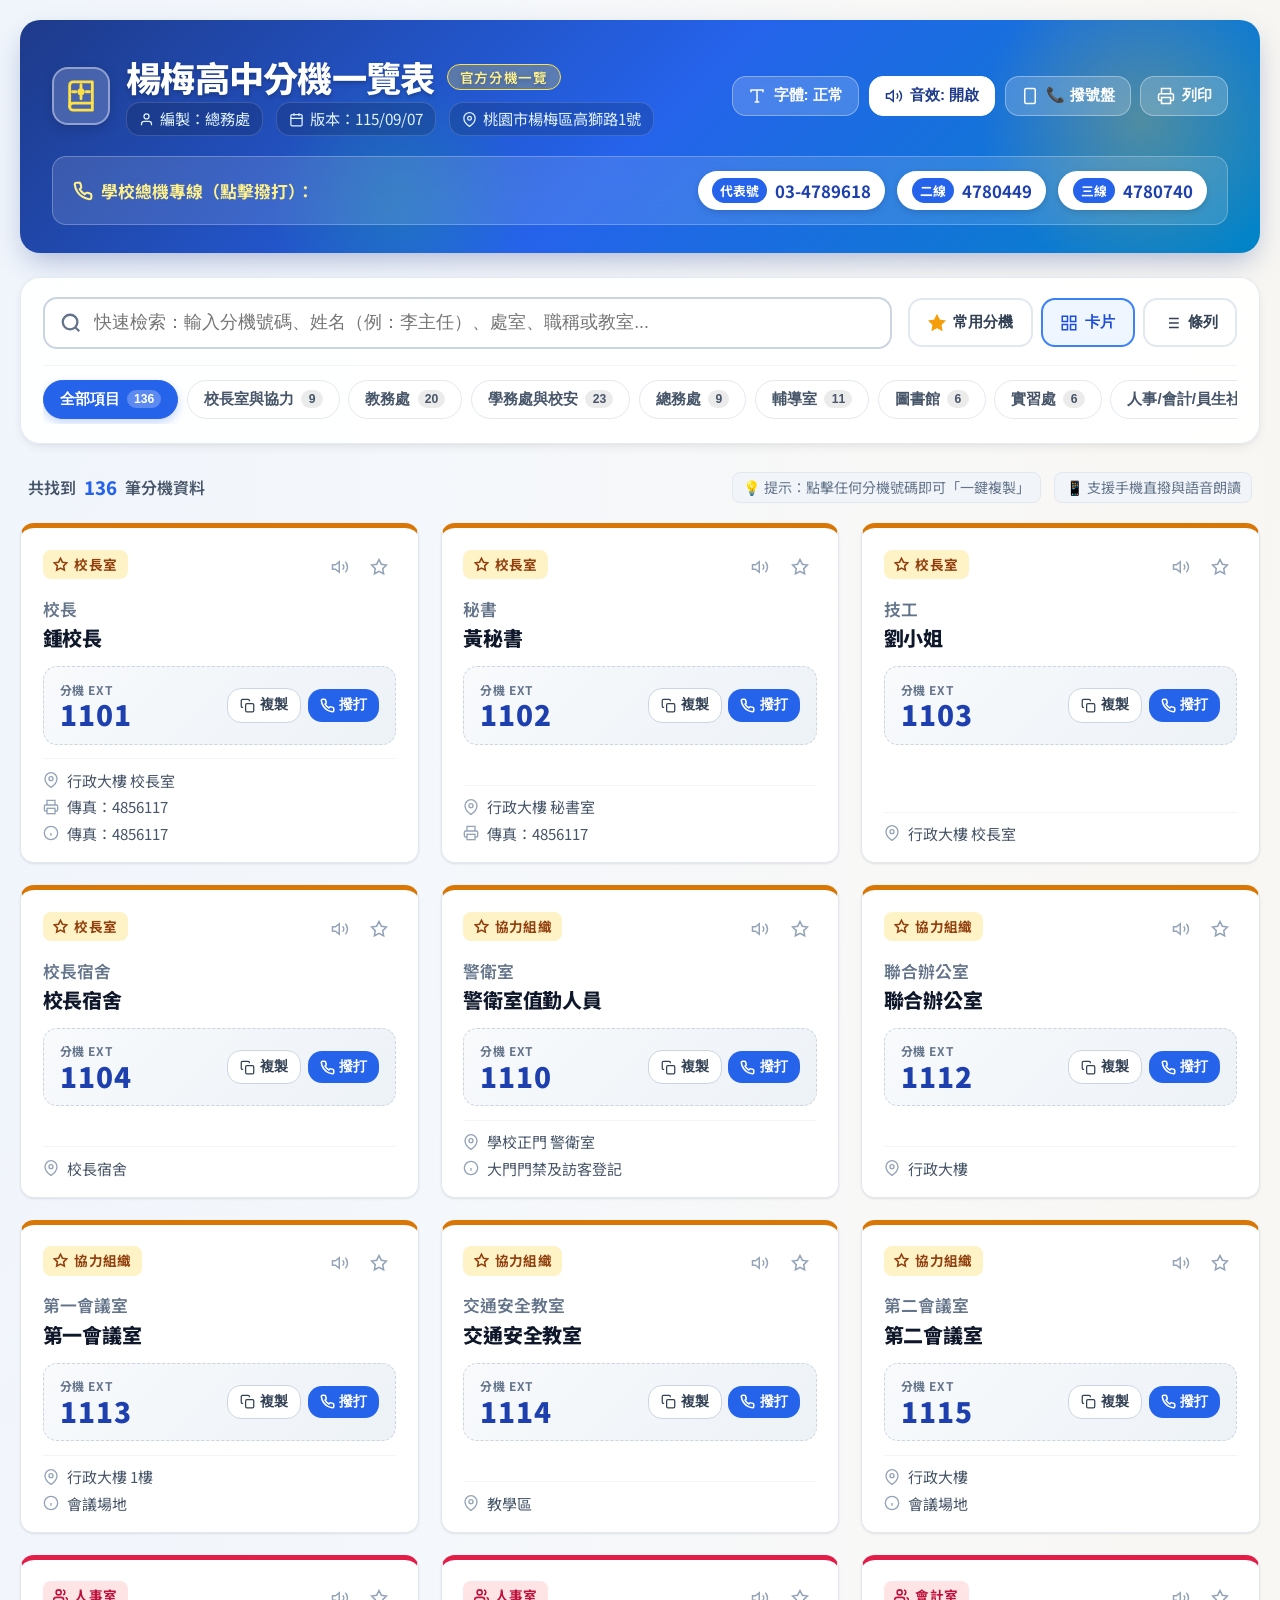
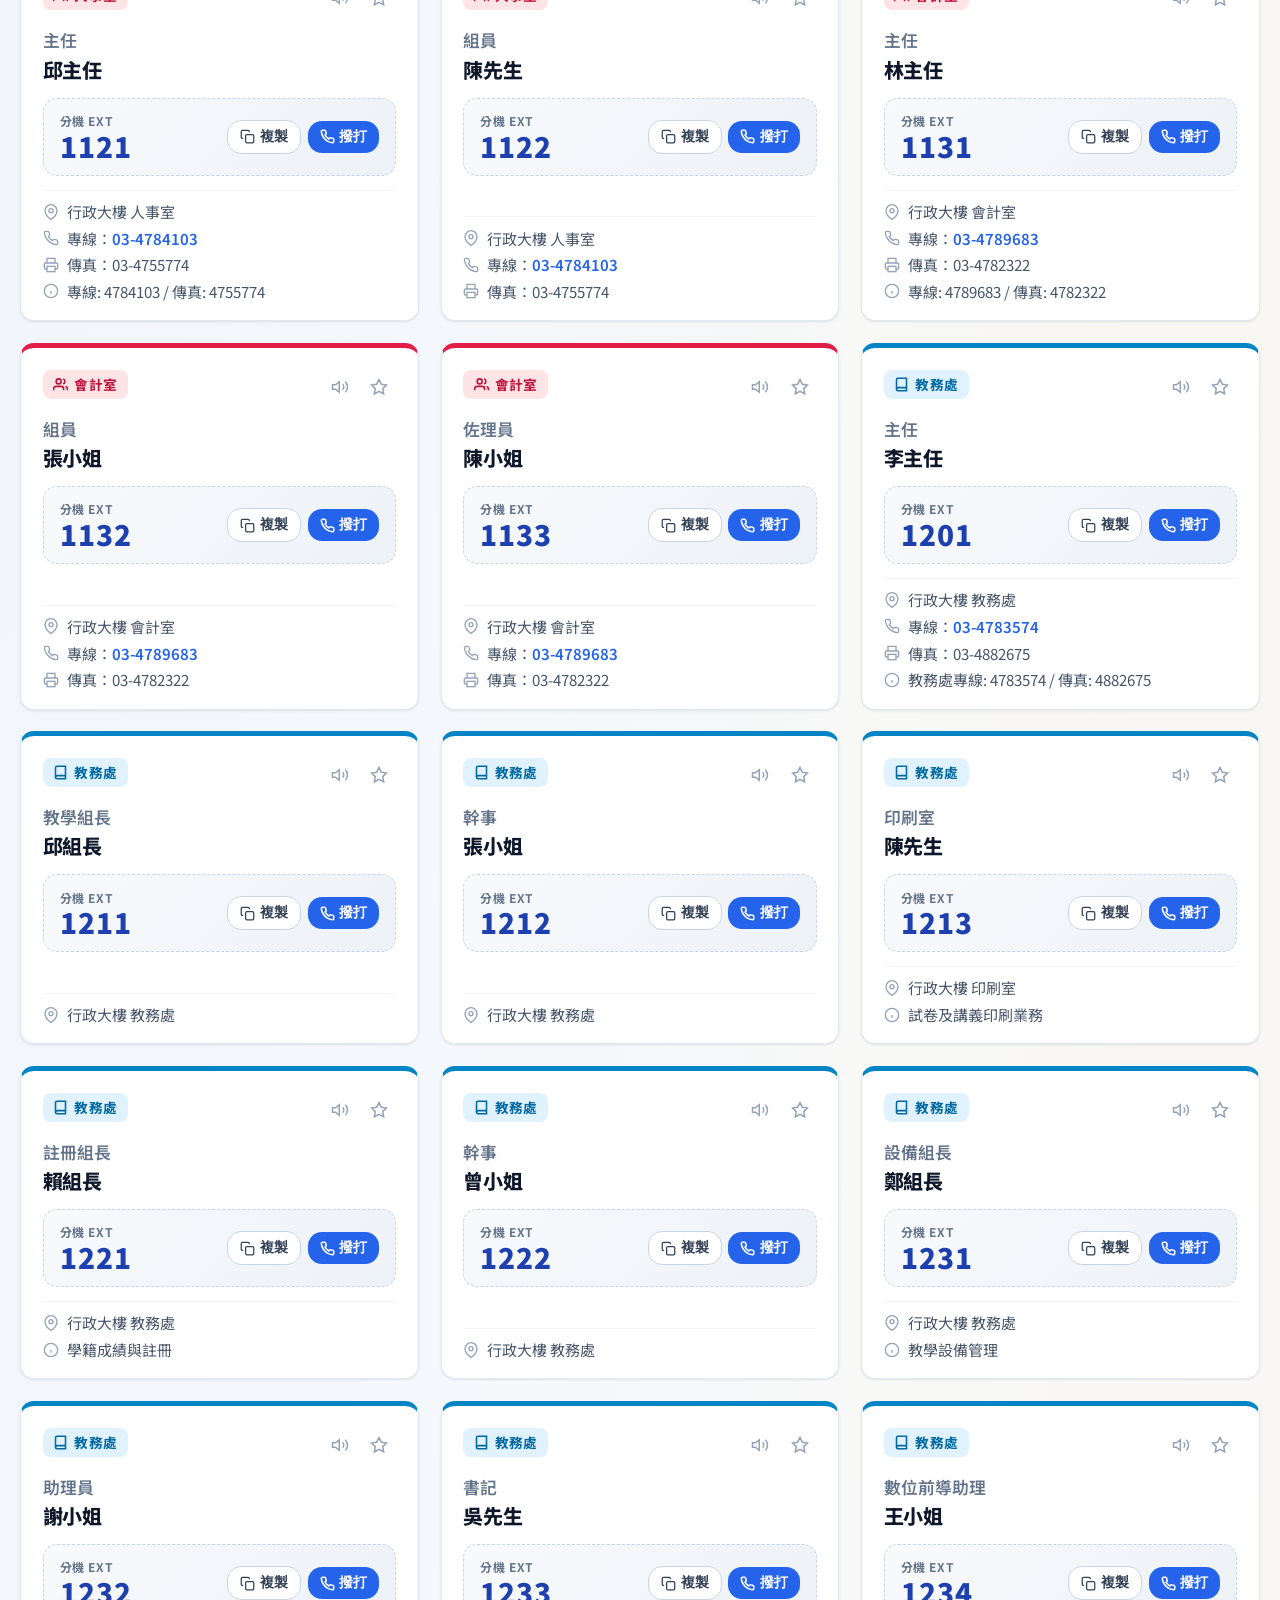
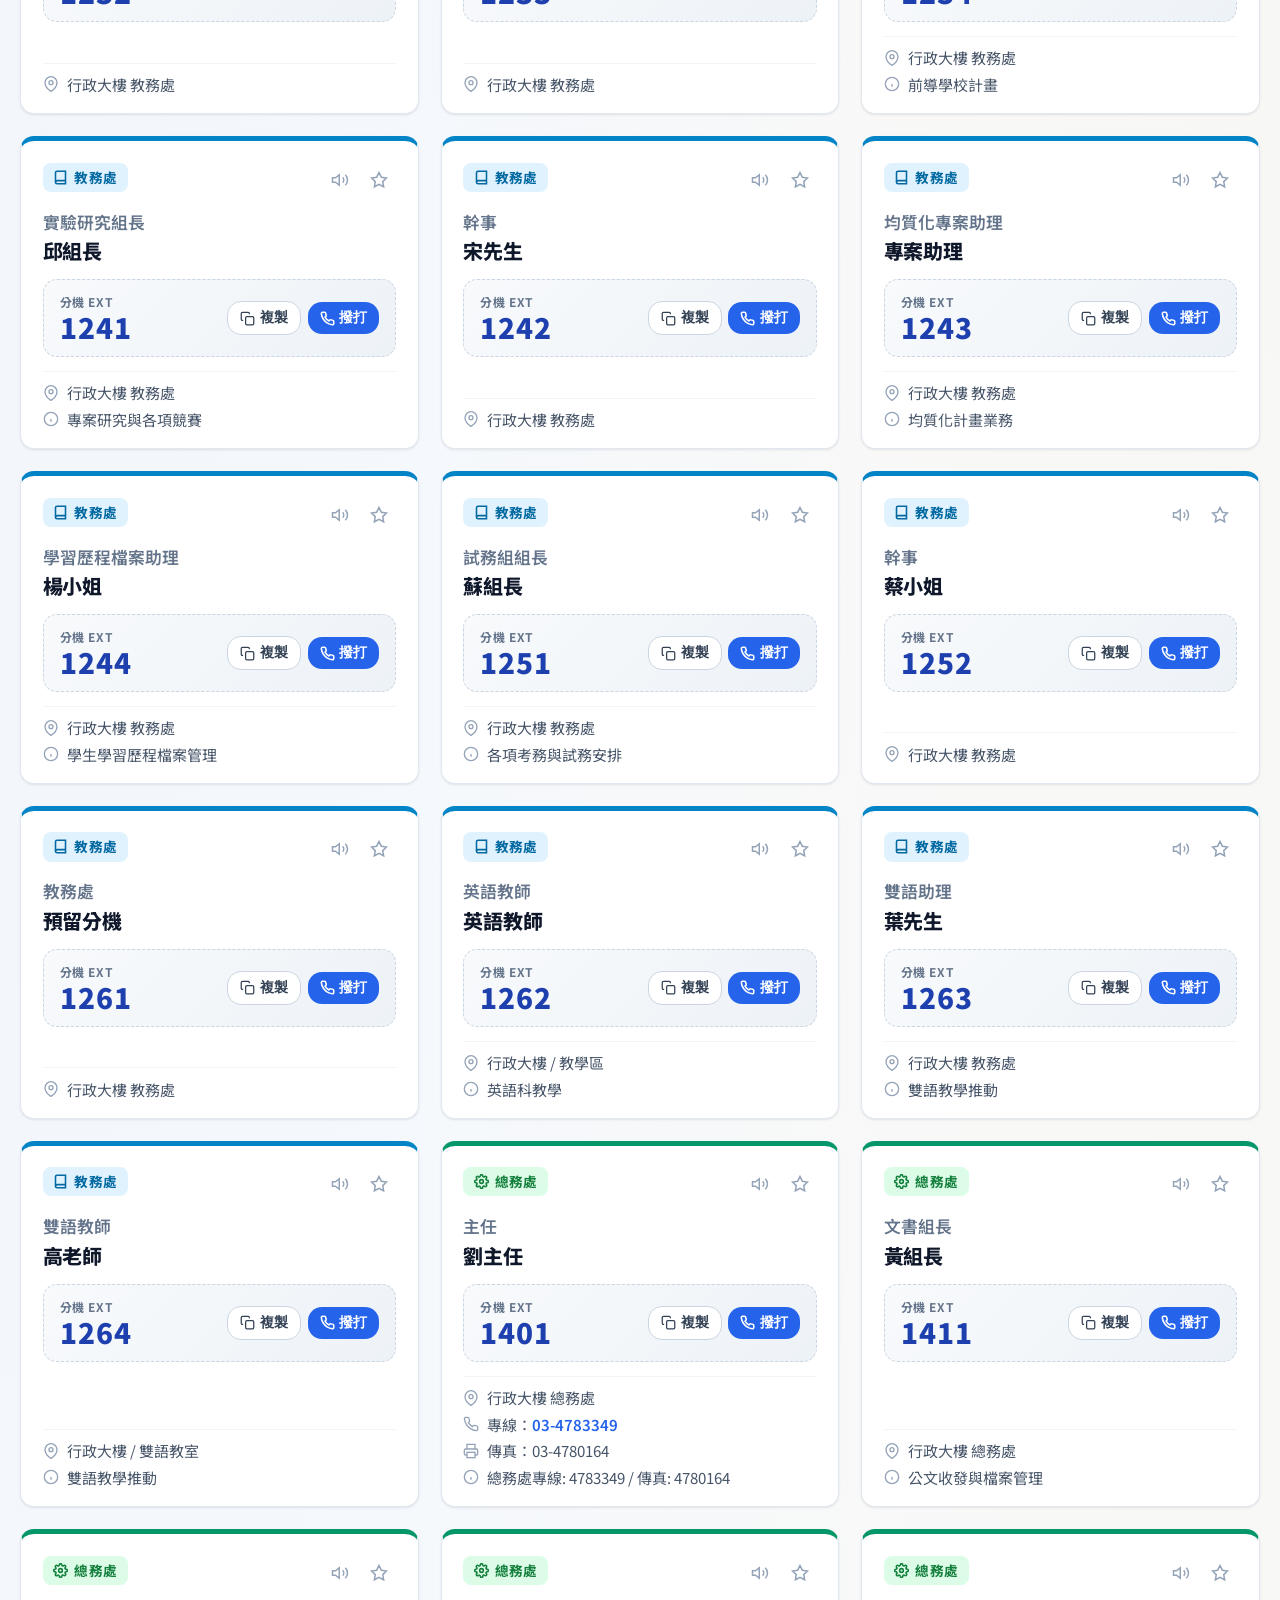
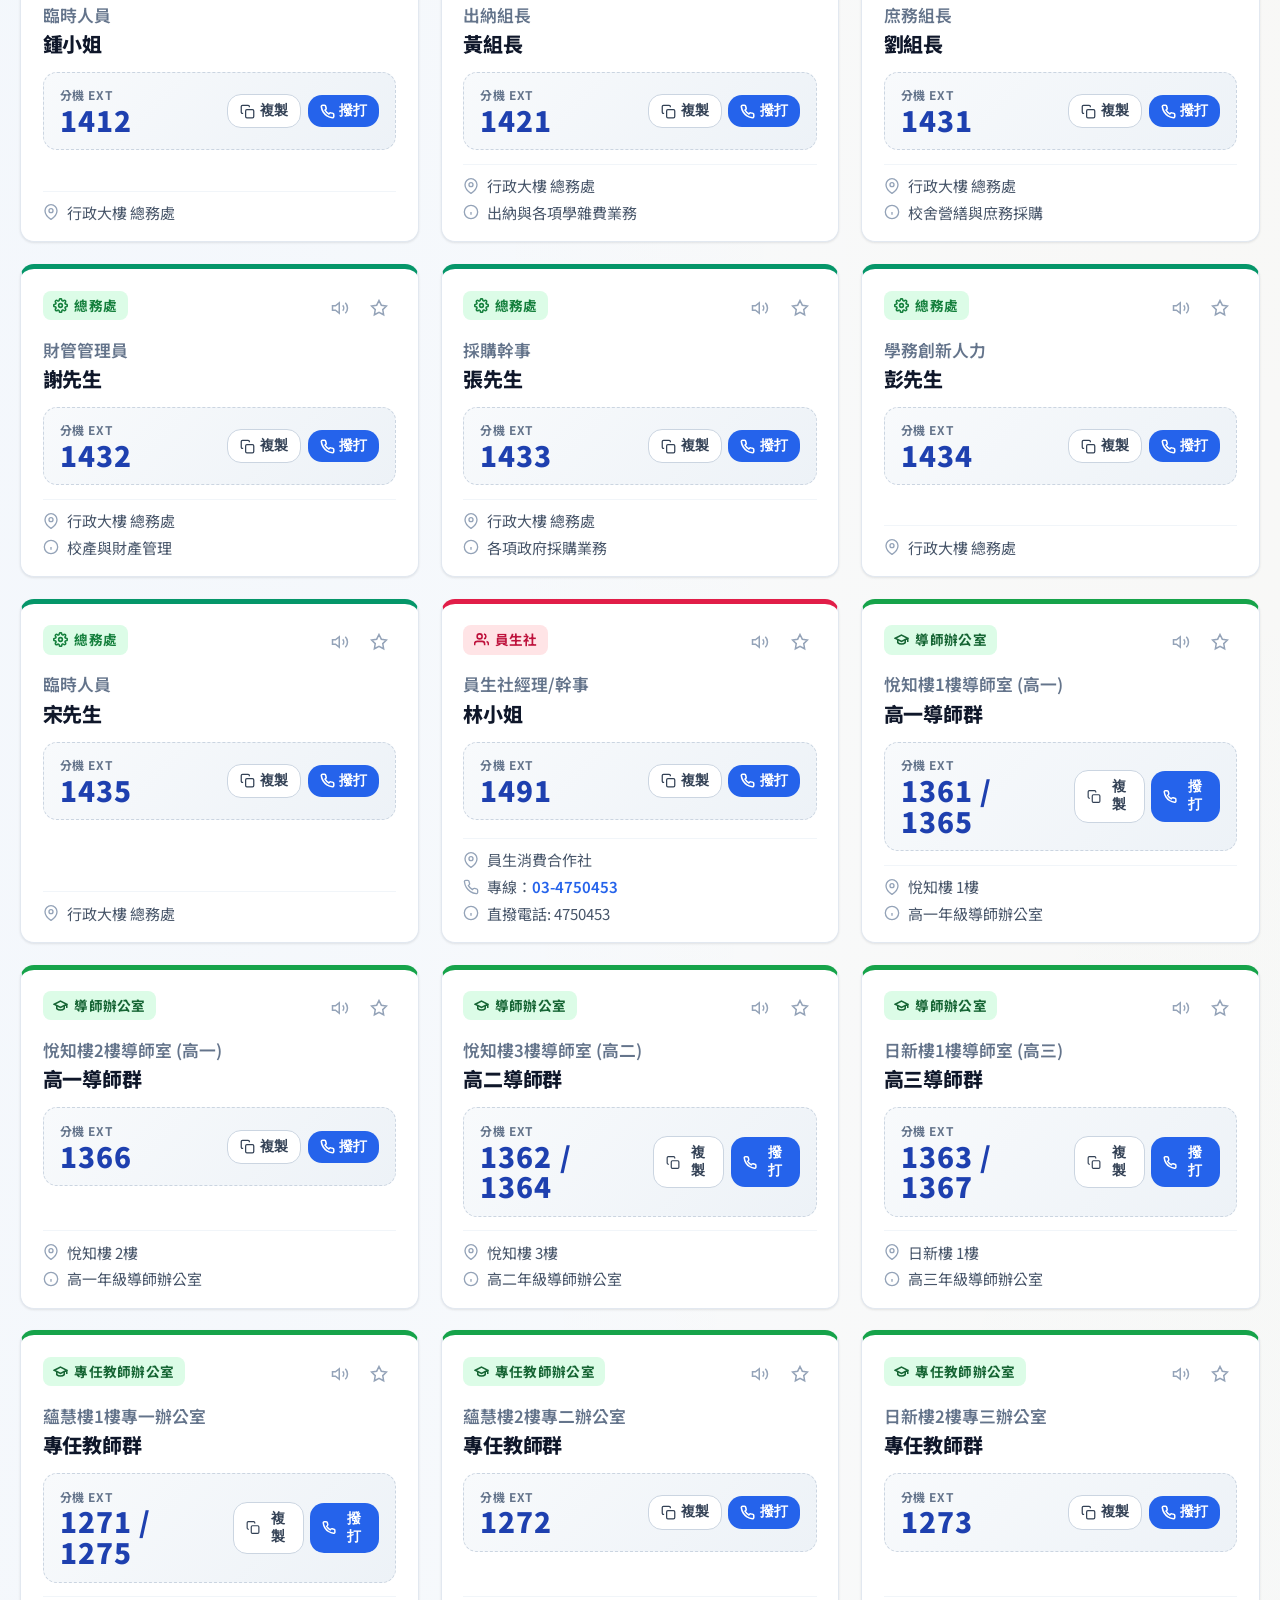
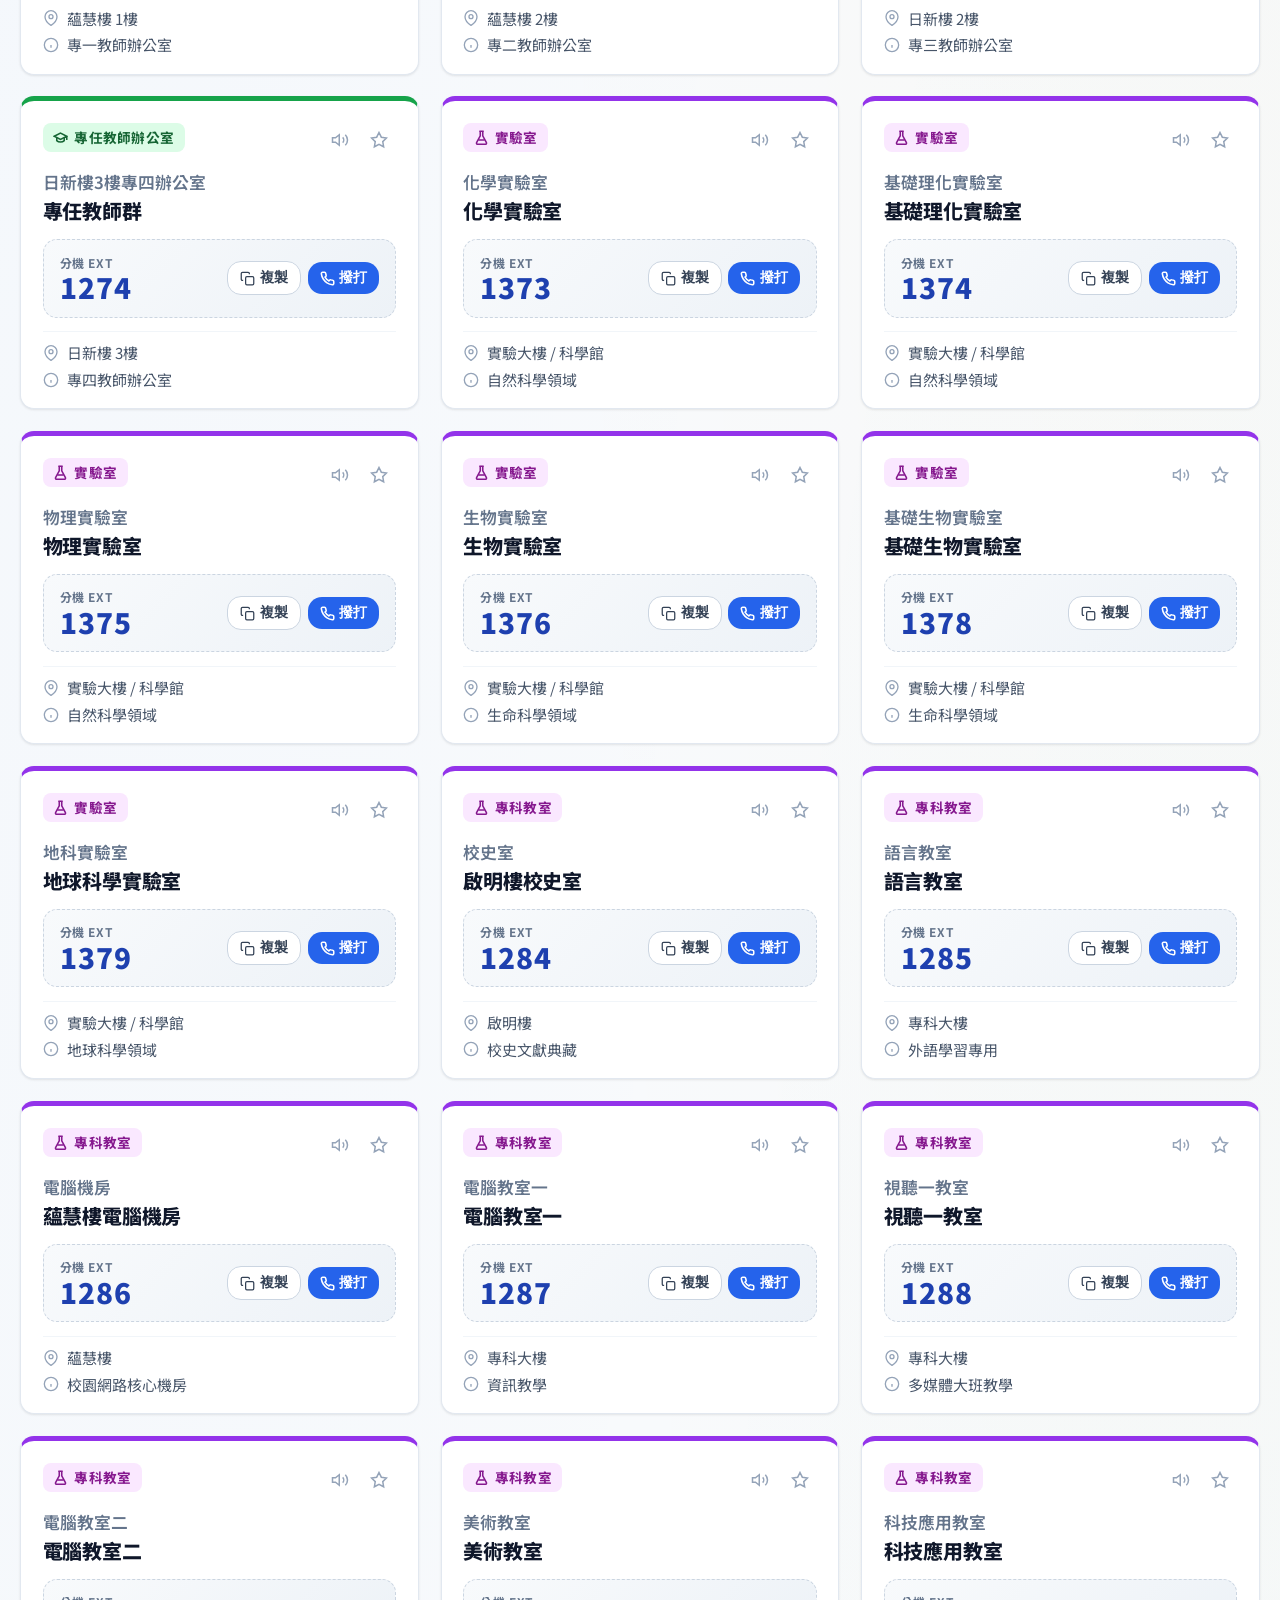
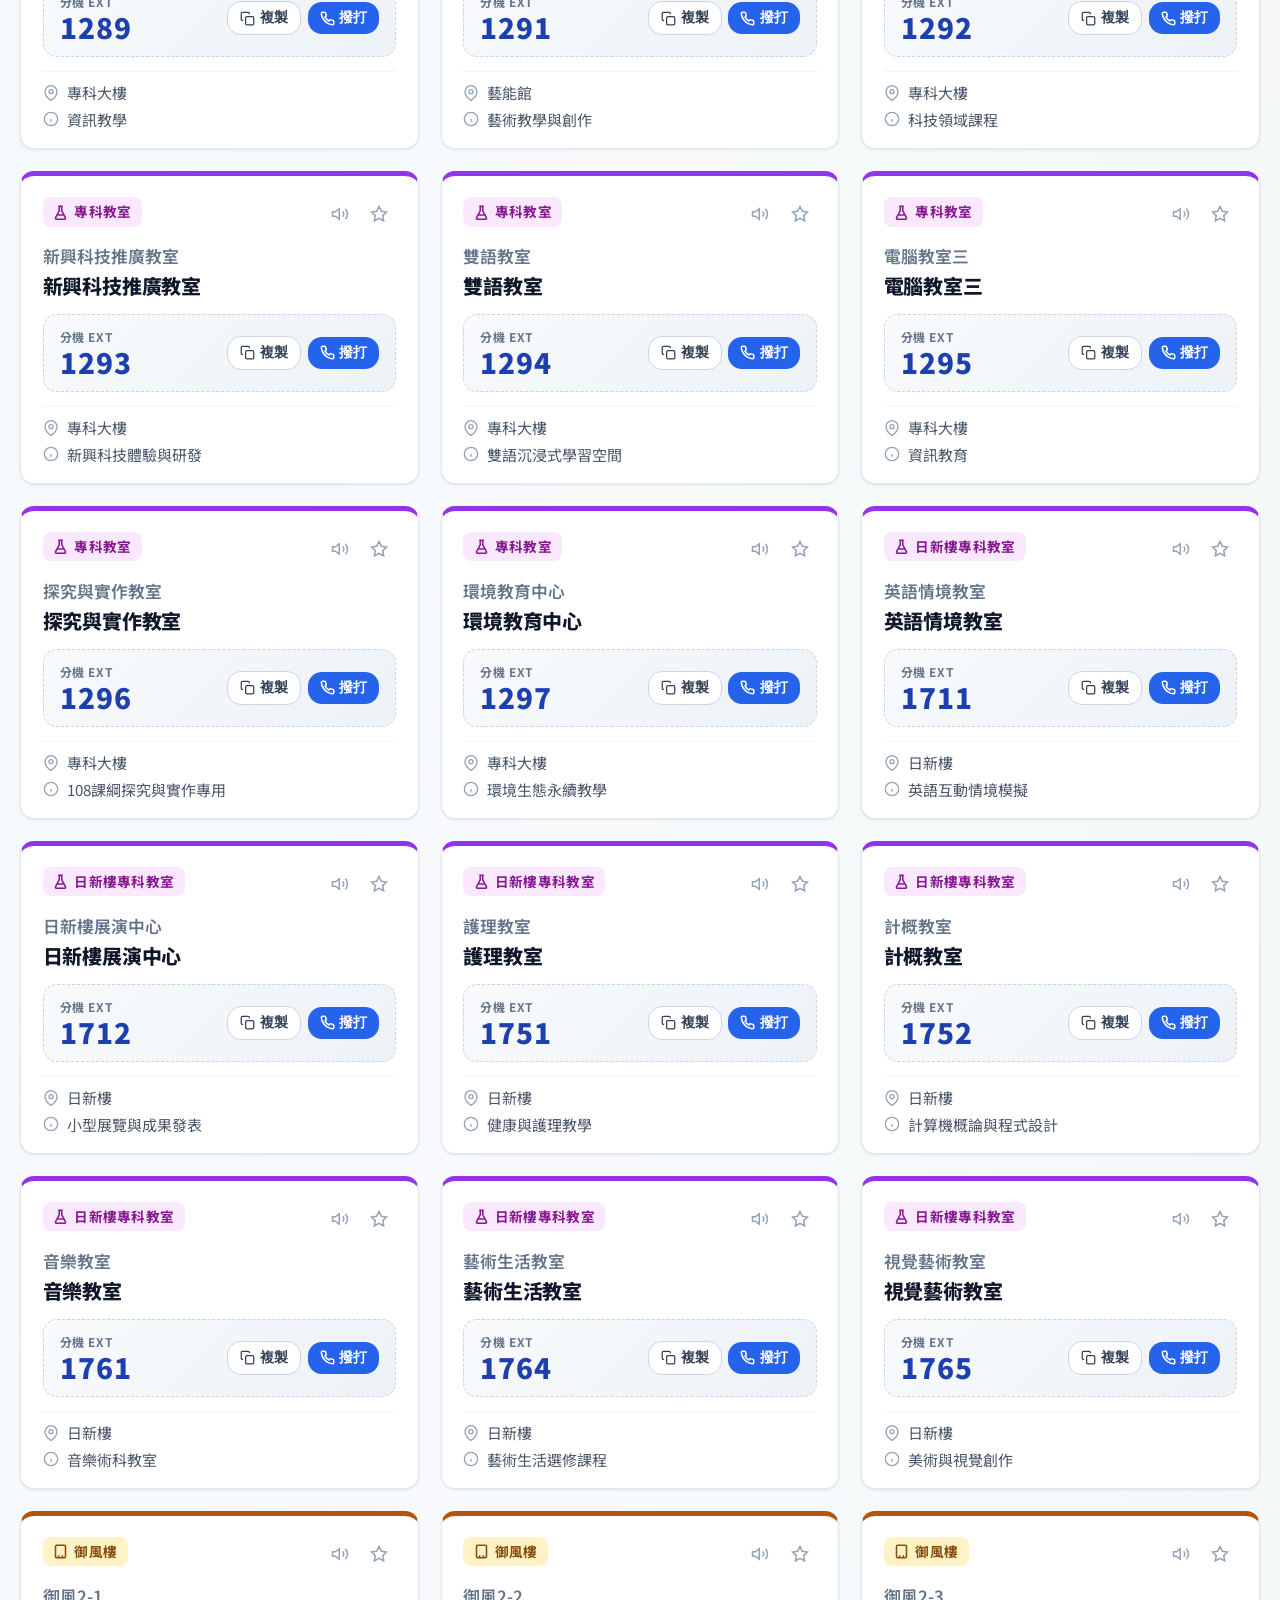
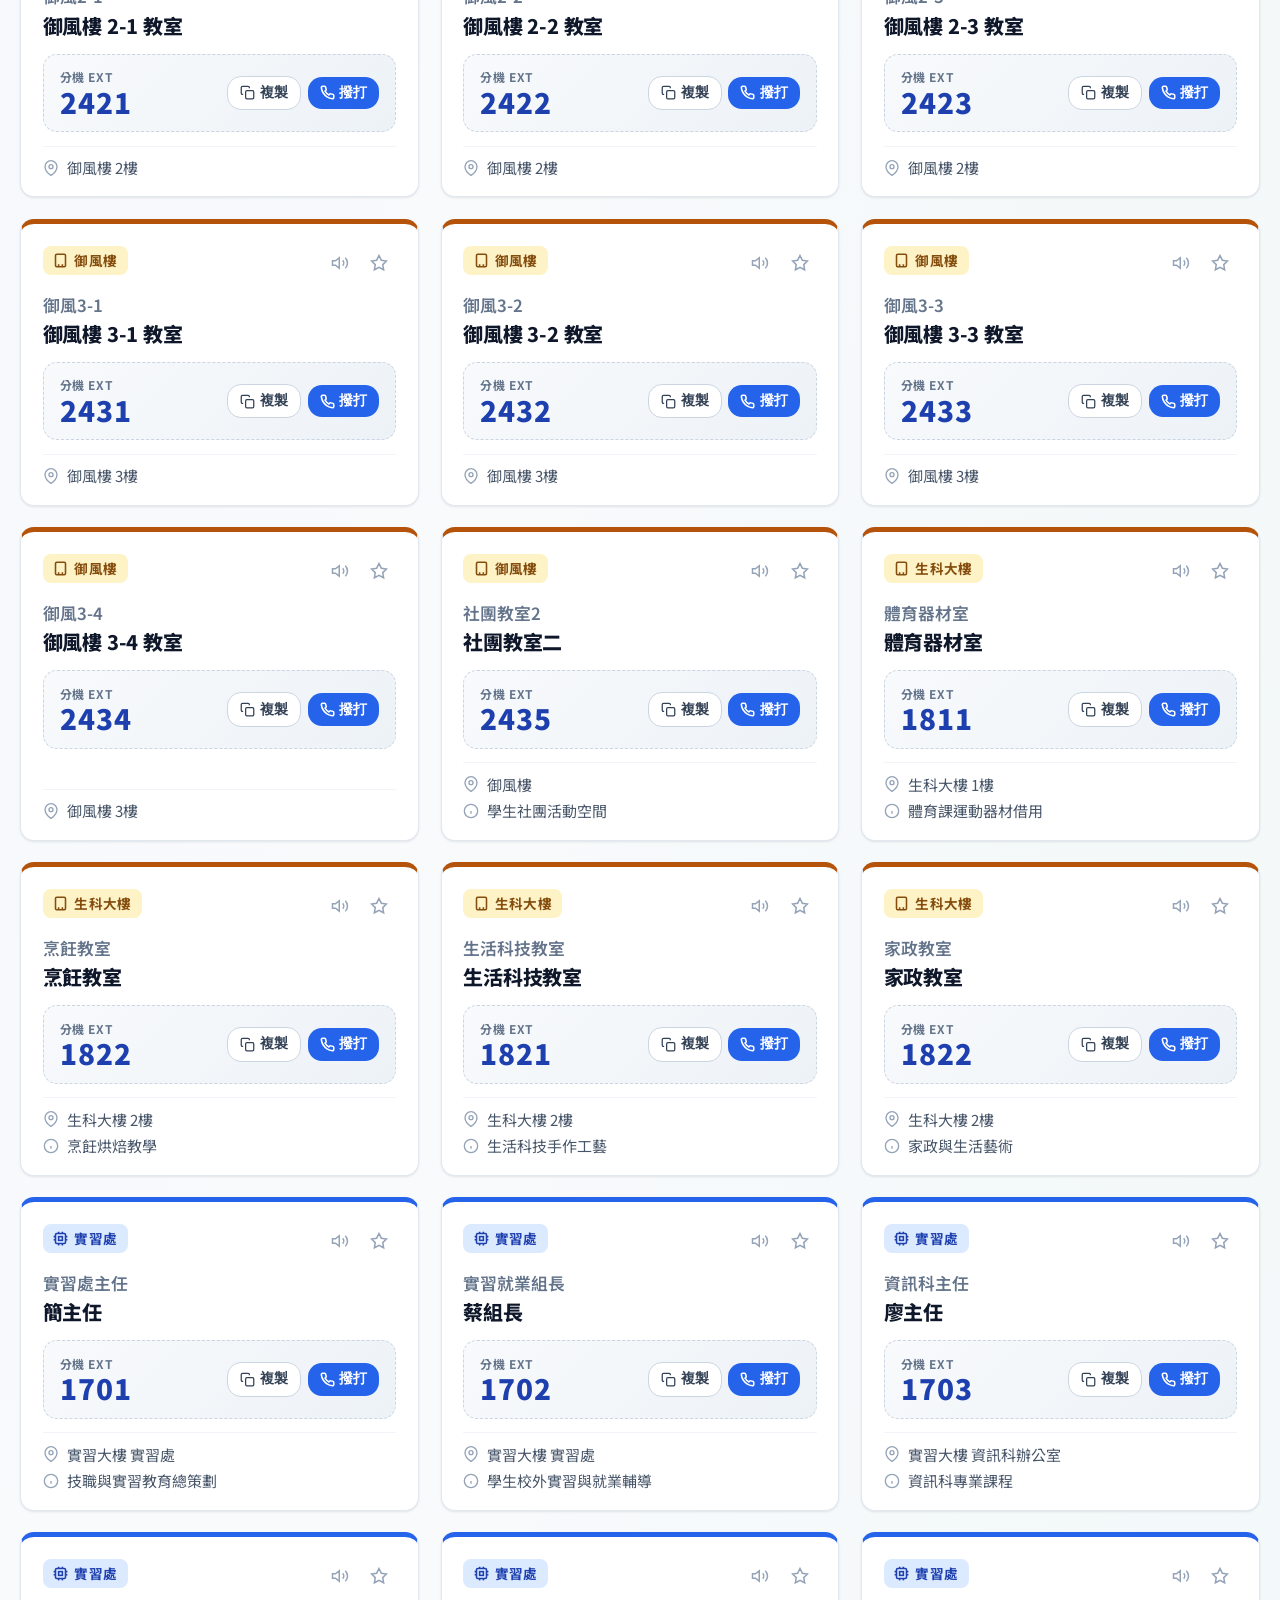
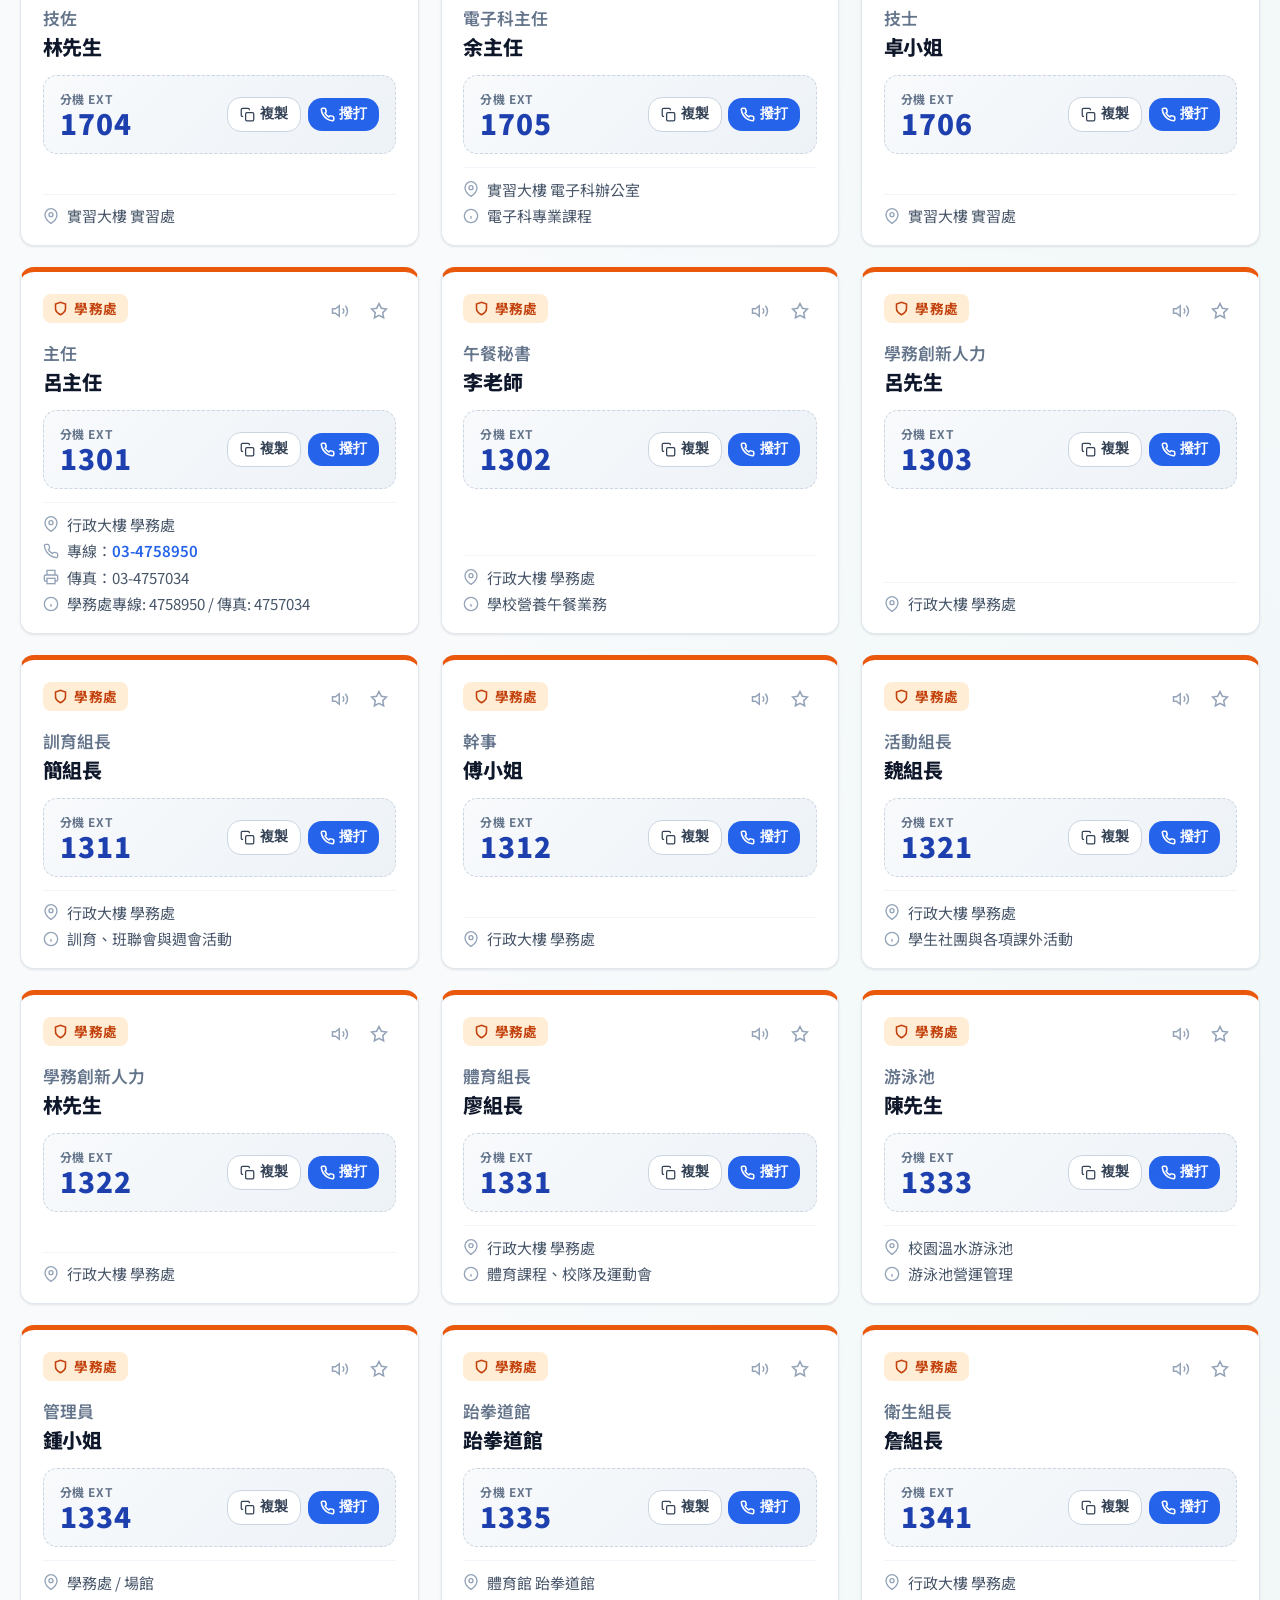
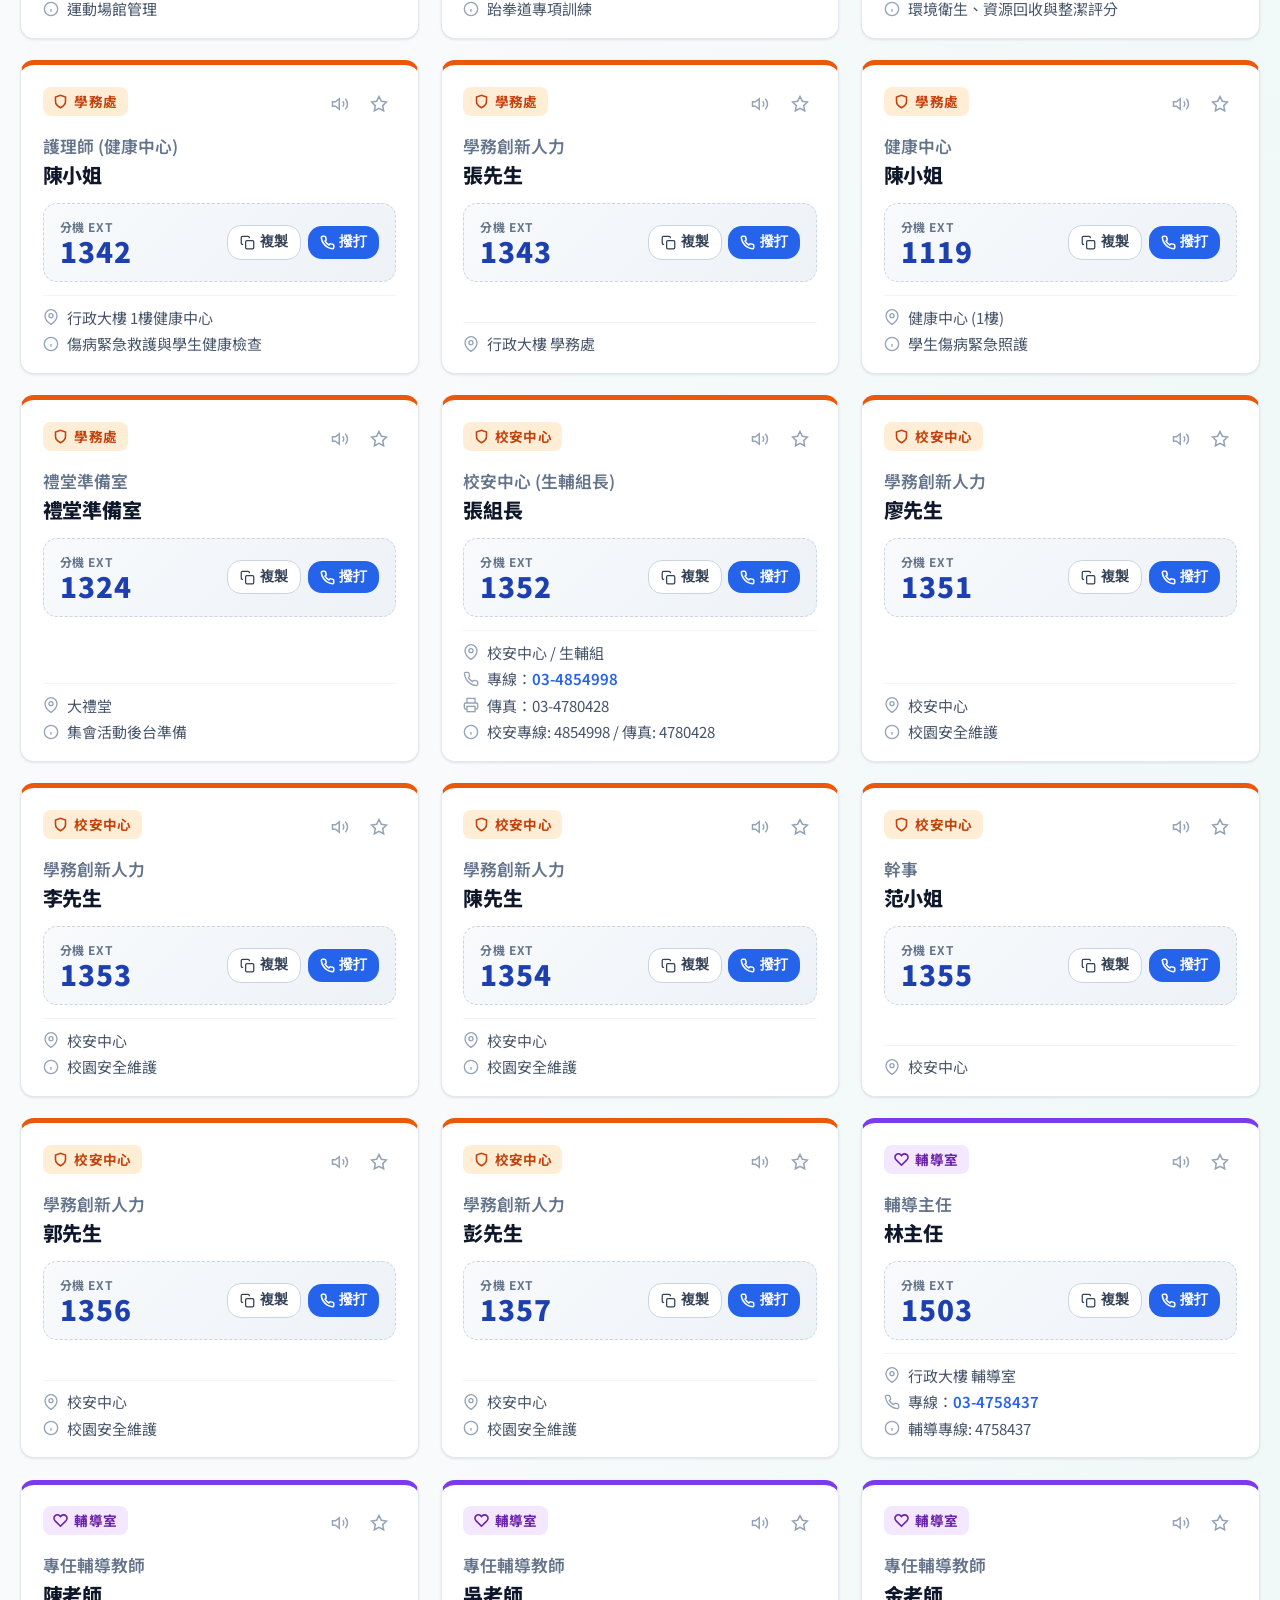
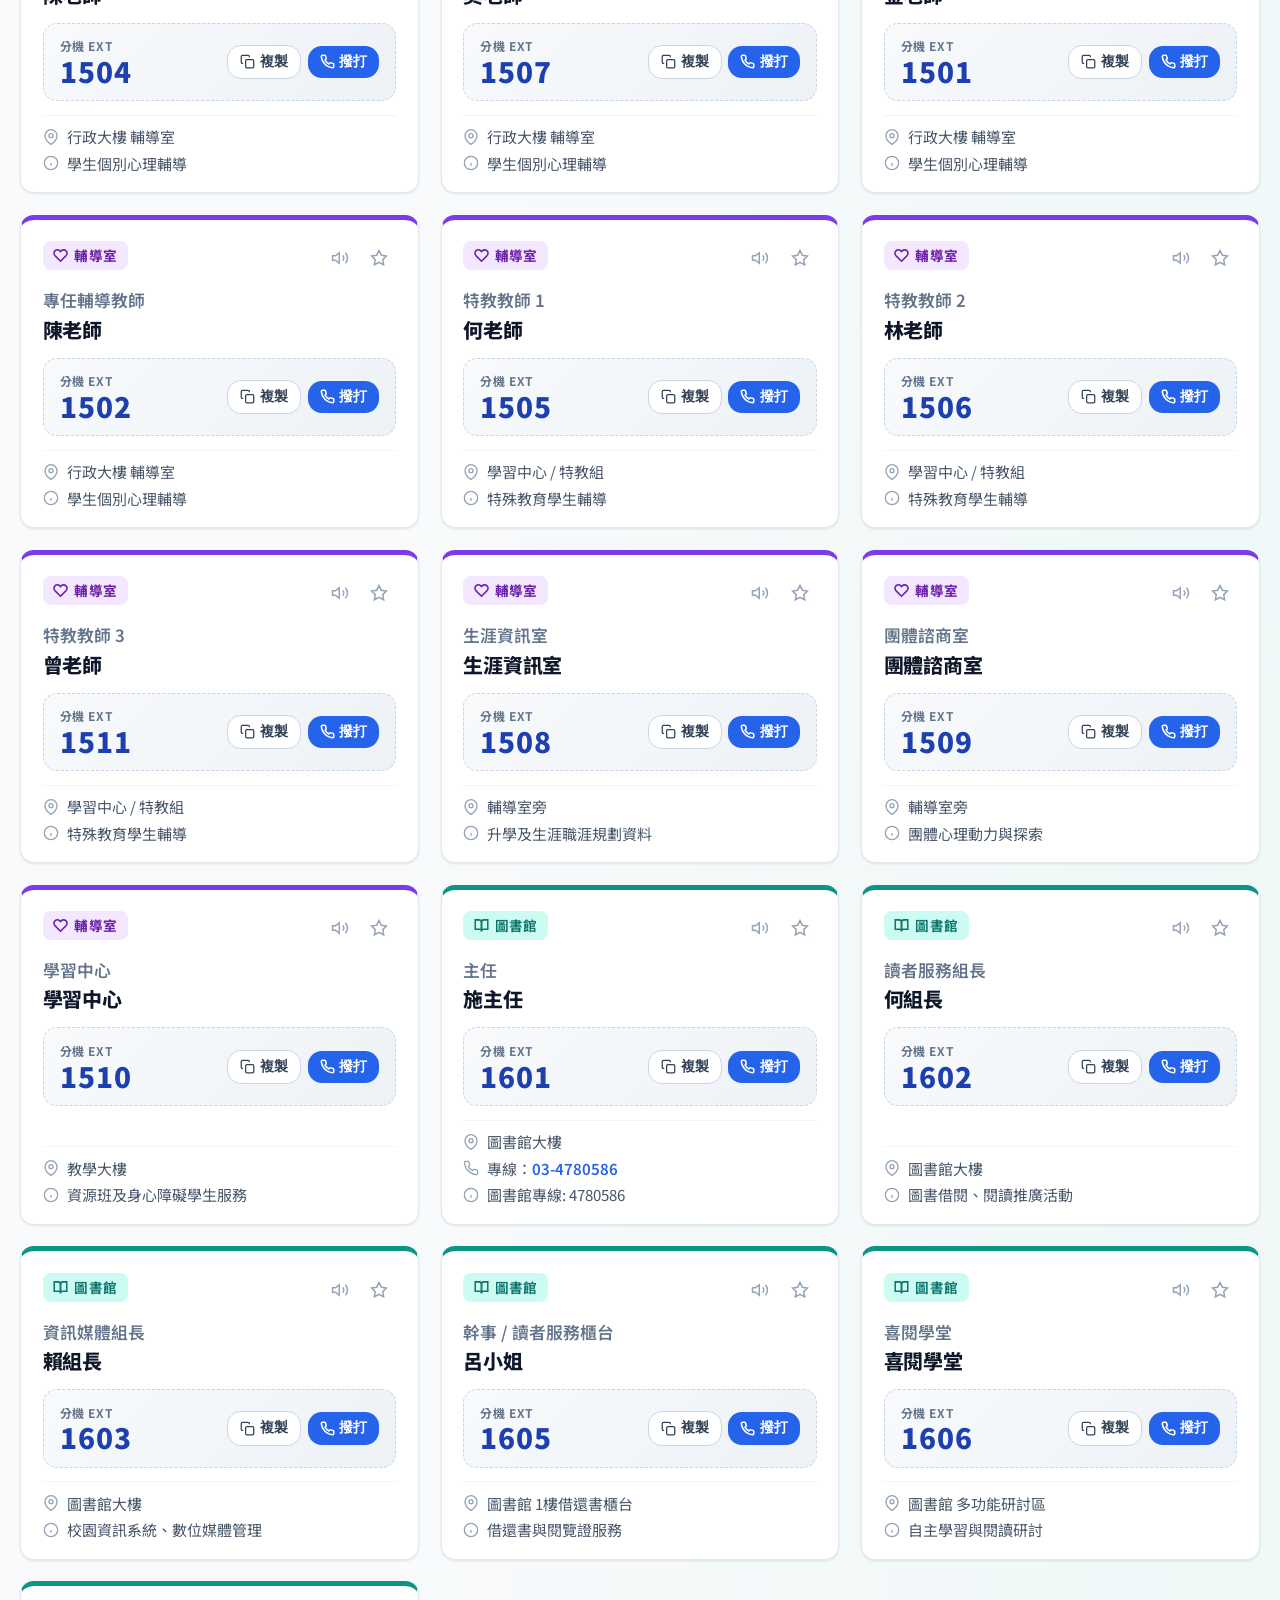
<file: standalone.html>
<!DOCTYPE html>
<html lang="zh-TW">
<head>
  <meta charset="UTF-8">
  <meta name="viewport" content="width=device-width, initial-scale=1.0, maximum-scale=5.0">
  <title>楊梅高中分機一覽表 - 互動式校園通訊資訊網</title>
  <meta name="description" content="桃園市立楊梅高級中學語音電話分機一覽表，提供即時檢索、處室分類瀏覽、大字體清晰顯示、虛擬撥號盤與音效互動體驗。">
  
  <!-- 引入 Google Fonts 提升字體質感 (帶本地 fallback) -->
  <link rel="preconnect" href="https://fonts.googleapis.com">
  <link rel="preconnect" href="https://fonts.gstatic.com" crossorigin>
  <link href="https://fonts.googleapis.com/css2?family=Noto+Sans+TC:wght@400;500;600;700;800;900&display=swap" rel="stylesheet">
  
  <style>
/* ========================================================
   楊梅高中分機一覽表 - 樣式表
   設計規範：明亮繽紛、大字體高易讀性、支援手機平板電腦、豐富動畫
   ======================================================== */

:root {
  /* 基底色彩系統 (明亮、活力、高對比) */
  --bg-main: #f8fafc;
  --bg-card: #ffffff;
  --bg-subtle: #f1f5f9;
  --text-main: #0f172a;
  --text-muted: #475569;
  --text-light: #64748b;
  --border-color: #e2e8f0;
  --border-hover: #cbd5e1;

  /* 品牌主題色彩 (明亮校園青藍與晨光金) */
  --primary-50: #eff6ff;
  --primary-100: #dbeafe;
  --primary-500: #3b82f6;
  --primary-600: #2563eb;
  --primary-700: #1d4ed8;

  /* 處室專屬主題色 (豐富繽紛調色盤) */
  --color-principal: #d97706;  /* 琥珀金 (校長室與協力) */
  --color-academic: #0284c7;   /* 天空湛藍 (教務處) */
  --color-student: #ea580c;    /* 活力暖橘 (學務處與校安) */
  --color-general: #059669;    /* 生機翠綠 (總務處) */
  --color-counseling: #7c3aed; /* 溫馨紫羅蘭 (輔導室) */
  --color-library: #0d9488;    /* 知性湖水綠 (圖書館) */
  --color-internship: #2563eb; /* 科技科技藍 (實習處) */
  --color-admin-other: #e11d48;/* 玫瑰珊瑚紅 (人事會計員生社) */
  --color-teachers: #16a34a;   /* 清新常春綠 (導師與專任辦公室) */
  --color-classrooms: #9333ea; /* 探索洋紫 (專科教室與實驗室) */
  --color-buildings: #b45309;  /* 沉穩大地金 (御風樓與生科大樓) */

  /* 字體大小縮放因子 (預設 100%) */
  --font-scale: 1;
  --base-font-size: calc(16px * var(--font-scale));
  --font-title: calc(26px * var(--font-scale));
  --font-ext: calc(28px * var(--font-scale));
  --font-name: calc(20px * var(--font-scale));
  --font-sub: calc(15px * var(--font-scale));

  /* 陰影與圓角 */
  --radius-sm: 8px;
  --radius-md: 14px;
  --radius-lg: 20px;
  --radius-full: 9999px;
  --shadow-sm: 0 1px 3px rgba(0,0,0,0.06), 0 1px 2px rgba(0,0,0,0.04);
  --shadow-md: 0 4px 12px -2px rgba(0,0,0,0.08), 0 2px 6px -1px rgba(0,0,0,0.04);
  --shadow-lg: 0 12px 24px -4px rgba(0,0,0,0.1), 0 4px 10px -2px rgba(0,0,0,0.05);
  --shadow-hover: 0 16px 32px -4px rgba(37,99,235,0.15), 0 6px 12px -2px rgba(0,0,0,0.08);

  --transition-fast: 0.15s ease;
  --transition-normal: 0.25s cubic-bezier(0.4, 0, 0.2, 1);
  --transition-bounce: 0.35s cubic-bezier(0.34, 1.56, 0.64, 1);
}

/* 全域重置與基礎字體大小保證清晰 */
* {
  box-sizing: border-box;
  margin: 0;
  padding: 0;
  -webkit-tap-highlight-color: transparent;
}

body {
  font-family: -apple-system, BlinkMacSystemFont, "Segoe UI", "PingFang TC", "Microsoft JhengHei", "Noto Sans TC", sans-serif;
  background-color: var(--bg-main);
  color: var(--text-main);
  font-size: var(--base-font-size);
  line-height: 1.55;
  min-height: 100vh;
  position: relative;
  overflow-x: hidden;
  background-image: radial-gradient(at 0% 0%, rgba(59, 130, 246, 0.04) 0px, transparent 50%),
                    radial-gradient(at 100% 0%, rgba(245, 158, 11, 0.04) 0px, transparent 50%),
                    radial-gradient(at 100% 100%, rgba(16, 185, 129, 0.04) 0px, transparent 50%);
}

/* 網頁外層容器 */
.app-container {
  max-width: 1440px;
  margin: 0 auto;
  padding: 0 1.25rem 3.5rem;
}

/* ========================================================
   Header 頂部大橫幅 (明亮大器、學校風範)
   ======================================================== */
.main-header {
  position: relative;
  margin: 1.25rem 0 1.5rem;
  padding: 2.25rem 2rem 1.75rem;
  background: linear-gradient(135deg, #1e3a8a 0%, #2563eb 50%, #0284c7 100%);
  border-radius: var(--radius-lg);
  color: #ffffff;
  box-shadow: 0 12px 30px -6px rgba(30, 58, 138, 0.35);
  overflow: hidden;
}

/* 背景裝飾光斑與線條 */
.header-bg-glow {
  position: absolute;
  top: -60px;
  right: -40px;
  width: 320px;
  height: 320px;
  background: radial-gradient(circle, rgba(251, 191, 36, 0.28) 0%, rgba(255, 255, 255, 0) 70%);
  border-radius: 50%;
  pointer-events: none;
  animation: pulseGlow 6s ease-in-out infinite alternate;
}

.header-bg-glow-2 {
  position: absolute;
  bottom: -80px;
  left: 20%;
  width: 260px;
  height: 260px;
  background: radial-gradient(circle, rgba(16, 185, 129, 0.25) 0%, rgba(255, 255, 255, 0) 70%);
  border-radius: 50%;
  pointer-events: none;
}

@keyframes pulseGlow {
  0% { transform: scale(1) translate(0, 0); opacity: 0.7; }
  100% { transform: scale(1.15) translate(-15px, 15px); opacity: 1; }
}

.header-content {
  position: relative;
  z-index: 2;
  display: flex;
  flex-direction: column;
  gap: 1.25rem;
}

.header-top {
  display: flex;
  justify-content: space-between;
  align-items: center;
  flex-wrap: wrap;
  gap: 1rem;
}

.school-badge-wrap {
  display: flex;
  align-items: center;
  gap: 1rem;
}

.school-crest-icon {
  width: 58px;
  height: 58px;
  background: rgba(255, 255, 255, 0.18);
  backdrop-filter: blur(8px);
  border: 2px solid rgba(255, 255, 255, 0.4);
  border-radius: 16px;
  display: flex;
  align-items: center;
  justify-content: center;
  box-shadow: 0 4px 12px rgba(0, 0, 0, 0.15);
  flex-shrink: 0;
  transition: transform var(--transition-bounce);
}

.school-crest-icon:hover {
  transform: rotate(10deg) scale(1.08);
}

.school-crest-icon svg {
  width: 34px;
  height: 34px;
  color: #fde047; /* 金黃色象徵陽光楊中 */
}

.school-title-area h1 {
  font-size: calc(2.2rem * var(--font-scale));
  font-weight: 800;
  letter-spacing: -0.02em;
  line-height: 1.2;
  text-shadow: 0 2px 4px rgba(0,0,0,0.25);
  display: flex;
  align-items: center;
  gap: 0.75rem;
  flex-wrap: wrap;
}

.title-badge {
  font-size: 0.85rem;
  font-weight: 600;
  background: rgba(253, 224, 71, 0.25);
  border: 1px solid #fde047;
  color: #fef08a;
  padding: 0.25rem 0.75rem;
  border-radius: var(--radius-full);
  letter-spacing: 0.05em;
  text-transform: uppercase;
}

.school-sub-info {
  display: flex;
  flex-wrap: wrap;
  align-items: center;
  gap: 0.85rem;
  font-size: calc(0.95rem * var(--font-scale));
  color: #e0f2fe;
  margin-top: 0.25rem;
}

.sub-item {
  display: inline-flex;
  align-items: center;
  gap: 0.35rem;
  background: rgba(0, 0, 0, 0.15);
  padding: 0.25rem 0.75rem;
  border-radius: var(--radius-md);
  border: 1px solid rgba(255, 255, 255, 0.15);
}

/* 頂部快捷工具按鈕列 (字體、音效、撥號盤、列印) */
.header-actions {
  display: flex;
  align-items: center;
  gap: 0.6rem;
  flex-wrap: wrap;
}

.action-btn {
  display: inline-flex;
  align-items: center;
  gap: 0.45rem;
  background: rgba(255, 255, 255, 0.18);
  backdrop-filter: blur(8px);
  border: 1px solid rgba(255, 255, 255, 0.35);
  color: #ffffff;
  padding: 0.55rem 0.95rem;
  border-radius: var(--radius-md);
  font-size: calc(0.95rem * var(--font-scale));
  font-weight: 600;
  cursor: pointer;
  transition: all var(--transition-fast);
  user-select: none;
}

.action-btn:hover {
  background: rgba(255, 255, 255, 0.3);
  transform: translateY(-2px);
  box-shadow: 0 4px 10px rgba(0,0,0,0.2);
}

.action-btn:active {
  transform: translateY(0);
}

.action-btn.active {
  background: #ffffff;
  color: #1e3a8a;
  border-color: #ffffff;
}

/* 總機直撥快捷橫列 (代表號、二線、三線) */
.switchboard-card {
  background: rgba(255, 255, 255, 0.12);
  backdrop-filter: blur(12px);
  border: 1px solid rgba(255, 255, 255, 0.25);
  border-radius: var(--radius-md);
  padding: 0.9rem 1.25rem;
  display: flex;
  align-items: center;
  justify-content: space-between;
  flex-wrap: wrap;
  gap: 1rem;
}

.switchboard-title {
  display: flex;
  align-items: center;
  gap: 0.5rem;
  font-weight: 700;
  font-size: calc(1.05rem * var(--font-scale));
  color: #fef08a;
}

.switchboard-numbers {
  display: flex;
  align-items: center;
  flex-wrap: wrap;
  gap: 0.75rem;
}

.line-chip {
  display: inline-flex;
  align-items: center;
  gap: 0.5rem;
  background: #ffffff;
  color: #1e40af;
  padding: 0.4rem 0.9rem;
  border-radius: var(--radius-full);
  font-weight: 700;
  font-size: calc(1.05rem * var(--font-scale));
  text-decoration: none;
  box-shadow: 0 2px 6px rgba(0,0,0,0.15);
  transition: all var(--transition-fast);
}

.line-chip:hover {
  background: #fef08a;
  color: #854d0e;
  transform: translateY(-2px);
  box-shadow: 0 4px 12px rgba(0,0,0,0.2);
}

.line-label {
  font-size: 0.8rem;
  background: #2563eb;
  color: #ffffff;
  padding: 0.15rem 0.5rem;
  border-radius: var(--radius-full);
}

/* ========================================================
   控制與檢索工具列 (搜尋框、字體調控、分類過濾)
   ======================================================== */
.control-panel {
  position: sticky;
  top: 1rem;
  z-index: 40;
  background: rgba(255, 255, 255, 0.92);
  backdrop-filter: blur(16px);
  border: 1px solid rgba(226, 232, 240, 0.9);
  border-radius: var(--radius-lg);
  padding: 1.15rem 1.35rem;
  box-shadow: var(--shadow-md);
  margin-bottom: 1.75rem;
  transition: box-shadow var(--transition-normal);
}

.control-panel.is-scrolled {
  box-shadow: var(--shadow-lg);
  border-color: #cbd5e1;
}

.search-and-view-row {
  display: flex;
  gap: 1rem;
  align-items: center;
  flex-wrap: wrap;
}

/* 搜尋輸入框 (醒目大器) */
.search-wrapper {
  position: relative;
  flex: 1;
  min-width: 280px;
}

.search-icon {
  position: absolute;
  left: 1.1rem;
  top: 50%;
  transform: translateY(-50%);
  width: 22px;
  height: 22px;
  color: #64748b;
  pointer-events: none;
}

.search-input {
  width: 100%;
  padding: 0.85rem 3rem 0.85rem 3.1rem;
  font-size: calc(1.1rem * var(--font-scale));
  border: 2px solid #cbd5e1;
  border-radius: var(--radius-md);
  background: #ffffff;
  color: var(--text-main);
  transition: all var(--transition-fast);
  outline: none;
}

.search-input:focus {
  border-color: var(--primary-600);
  box-shadow: 0 0 0 4px rgba(37, 99, 235, 0.15);
}

.search-clear-btn {
  position: absolute;
  right: 0.85rem;
  top: 50%;
  transform: translateY(-50%);
  background: #e2e8f0;
  border: none;
  width: 28px;
  height: 28px;
  border-radius: 50%;
  display: none;
  align-items: center;
  justify-content: center;
  cursor: pointer;
  color: #475569;
  transition: background var(--transition-fast);
}

.search-clear-btn:hover {
  background: #cbd5e1;
  color: #0f172a;
}

.search-clear-btn.visible {
  display: flex;
}

/* 檢視切換與常用篩選 */
.view-toggles {
  display: flex;
  align-items: center;
  gap: 0.5rem;
}

.view-btn {
  display: inline-flex;
  align-items: center;
  gap: 0.45rem;
  padding: 0.75rem 1.1rem;
  border: 2px solid #e2e8f0;
  background: #ffffff;
  color: #334155;
  border-radius: var(--radius-md);
  font-weight: 700;
  font-size: calc(0.95rem * var(--font-scale));
  cursor: pointer;
  transition: all var(--transition-fast);
  white-space: nowrap;
}

.view-btn:hover {
  background: #f8fafc;
  border-color: #cbd5e1;
}

.view-btn.active {
  background: #eff6ff;
  border-color: #3b82f6;
  color: #1d4ed8;
}

/* 分類標籤滑動膠囊列 (Category Pills) */
.category-pills-wrap {
  margin-top: 1rem;
  padding-top: 0.85rem;
  border-top: 1px solid #f1f5f9;
  display: flex;
  align-items: center;
  gap: 0.55rem;
  overflow-x: auto;
  scroll-behavior: smooth;
  padding-bottom: 0.35rem;
  -webkit-overflow-scrolling: touch;
}

.category-pills-wrap::-webkit-scrollbar {
  height: 5px;
}
.category-pills-wrap::-webkit-scrollbar-thumb {
  background: #cbd5e1;
  border-radius: 10px;
}

.pill-btn {
  display: inline-flex;
  align-items: center;
  gap: 0.45rem;
  padding: 0.5rem 1rem;
  border-radius: var(--radius-full);
  border: 1.5px solid #e2e8f0;
  background: #ffffff;
  color: #475569;
  font-size: calc(0.95rem * var(--font-scale));
  font-weight: 600;
  white-space: nowrap;
  cursor: pointer;
  transition: all var(--transition-fast);
  user-select: none;
}

.pill-btn:hover {
  background: #f8fafc;
  border-color: #94a3b8;
  color: #0f172a;
  transform: translateY(-1px);
}

.pill-btn.active {
  background: #2563eb;
  border-color: #2563eb;
  color: #ffffff;
  box-shadow: 0 4px 10px rgba(37, 99, 235, 0.25);
}

.pill-count {
  font-size: 0.8em;
  padding: 0.1rem 0.45rem;
  border-radius: var(--radius-full);
  background: rgba(0, 0, 0, 0.08);
}

.pill-btn.active .pill-count {
  background: rgba(255, 255, 255, 0.25);
  color: #ffffff;
}

/* ========================================================
   狀態欄 (搜尋結果統計、快捷切換常用)
   ======================================================== */
.status-bar {
  display: flex;
  align-items: center;
  justify-content: space-between;
  flex-wrap: wrap;
  gap: 1rem;
  margin-bottom: 1.25rem;
  padding: 0 0.5rem;
}

.status-text {
  font-size: calc(1rem * var(--font-scale));
  color: #475569;
  font-weight: 600;
  display: flex;
  align-items: center;
  gap: 0.5rem;
}

.status-highlight {
  color: #2563eb;
  font-weight: 800;
  font-size: 1.15em;
}

.quick-hints {
  display: flex;
  align-items: center;
  gap: 0.8rem;
  font-size: calc(0.88rem * var(--font-scale));
  color: #64748b;
}

.hint-badge {
  display: inline-flex;
  align-items: center;
  gap: 0.35rem;
  background: #f1f5f9;
  padding: 0.25rem 0.65rem;
  border-radius: var(--radius-sm);
  border: 1px solid #e2e8f0;
}

/* ========================================================
   分機卡片網格 (響應式：手機單欄，平板雙欄，電腦三～四欄)
   ======================================================== */
.directory-grid {
  display: grid;
  grid-template-columns: repeat(auto-fill, minmax(330px, 1fr));
  gap: 1.35rem;
}

/* 單個分機卡片 */
.ext-card {
  position: relative;
  background: var(--bg-card);
  border-radius: var(--radius-md);
  border: 1px solid var(--border-color);
  padding: 1.35rem 1.35rem 1.15rem;
  box-shadow: var(--shadow-sm);
  display: flex;
  flex-direction: column;
  justify-content: space-between;
  transition: all var(--transition-normal);
  overflow: hidden;
  border-top-width: 5px; /* 上緣多彩處室代表色標 */
}

.ext-card:hover {
  transform: translateY(-4px);
  box-shadow: var(--shadow-hover);
  border-color: var(--border-hover);
}

/* 處室卡片色彩定制（頂部條） */
.ext-card[data-dept-cat="principal"] { border-top-color: var(--color-principal); }
.ext-card[data-dept-cat="academic"] { border-top-color: var(--color-academic); }
.ext-card[data-dept-cat="student"] { border-top-color: var(--color-student); }
.ext-card[data-dept-cat="general"] { border-top-color: var(--color-general); }
.ext-card[data-dept-cat="counseling"] { border-top-color: var(--color-counseling); }
.ext-card[data-dept-cat="library"] { border-top-color: var(--color-library); }
.ext-card[data-dept-cat="internship"] { border-top-color: var(--color-internship); }
.ext-card[data-dept-cat="admin_other"] { border-top-color: var(--color-admin-other); }
.ext-card[data-dept-cat="teachers"] { border-top-color: var(--color-teachers); }
.ext-card[data-dept-cat="classrooms"] { border-top-color: var(--color-classrooms); }
.ext-card[data-dept-cat="buildings"] { border-top-color: var(--color-buildings); }

/* 處室徽章專屬多彩背景與文字 */
.ext-card[data-dept-cat="principal"] .dept-badge { background: #fef3c7; color: #92400e; }
.ext-card[data-dept-cat="academic"] .dept-badge { background: #e0f2fe; color: #0369a1; }
.ext-card[data-dept-cat="student"] .dept-badge { background: #ffedd5; color: #c2410c; }
.ext-card[data-dept-cat="general"] .dept-badge { background: #dcfce7; color: #15803d; }
.ext-card[data-dept-cat="counseling"] .dept-badge { background: #f3e8ff; color: #6b21a8; }
.ext-card[data-dept-cat="library"] .dept-badge { background: #ccfbf1; color: #0f766e; }
.ext-card[data-dept-cat="internship"] .dept-badge { background: #dbeafe; color: #1e40af; }
.ext-card[data-dept-cat="admin_other"] .dept-badge { background: #ffe4e6; color: #be123c; }
.ext-card[data-dept-cat="teachers"] .dept-badge { background: #dcfce7; color: #166534; }
.ext-card[data-dept-cat="classrooms"] .dept-badge { background: #fae8ff; color: #86198f; }
.ext-card[data-dept-cat="buildings"] .dept-badge { background: #fef3c7; color: #854d0e; }

.card-header-line {
  display: flex;
  justify-content: space-between;
  align-items: flex-start;
  gap: 0.5rem;
  margin-bottom: 0.75rem;
}

.dept-badge {
  display: inline-flex;
  align-items: center;
  gap: 0.4rem;
  font-size: calc(0.85rem * var(--font-scale));
  font-weight: 700;
  padding: 0.25rem 0.65rem;
  border-radius: var(--radius-sm);
  background: #f1f5f9;
  color: #334155;
  letter-spacing: 0.02em;
}

.card-quick-actions {
  display: flex;
  align-items: center;
  gap: 0.35rem;
}

.icon-btn {
  background: transparent;
  border: none;
  width: 34px;
  height: 34px;
  border-radius: 50%;
  display: inline-flex;
  align-items: center;
  justify-content: center;
  color: #94a3b8;
  cursor: pointer;
  transition: all var(--transition-fast);
}

.icon-btn:hover {
  background: #f1f5f9;
  color: #0f172a;
}

.icon-btn.favorite-btn:hover,
.icon-btn.favorite-btn.is-favorite {
  color: #f59e0b;
}

.icon-btn.tts-btn:hover {
  color: #2563eb;
}

/* 核心內容區 (職稱與姓名) */
.card-identity {
  margin-bottom: 1rem;
}

.card-title-text {
  font-size: calc(1.05rem * var(--font-scale));
  font-weight: 600;
  color: #64748b;
  margin-bottom: 0.2rem;
  display: flex;
  align-items: center;
  gap: 0.35rem;
}

.card-name-text {
  font-size: var(--font-name);
  font-weight: 800;
  color: #0f172a;
  letter-spacing: -0.01em;
  line-height: 1.25;
}

/* 分機號碼大字塊 (超大、清晰、點擊可直接撥號/複製) */
.card-ext-box {
  background: linear-gradient(135deg, #f8fafc 0%, #edf2f7 100%);
  border: 1.5px dashed #cbd5e1;
  border-radius: var(--radius-md);
  padding: 0.85rem 1rem;
  margin-bottom: 0.85rem;
  display: flex;
  align-items: center;
  justify-content: space-between;
  gap: 0.5rem;
  transition: all var(--transition-fast);
  cursor: pointer;
}

.card-ext-box:hover {
  background: #eff6ff;
  border-color: #3b82f6;
  border-style: solid;
}

.ext-num-wrap {
  display: flex;
  flex-direction: column;
}

.ext-label {
  font-size: calc(0.75rem * var(--font-scale));
  font-weight: 700;
  text-transform: uppercase;
  color: #64748b;
  letter-spacing: 0.05em;
}

.ext-digits {
  font-size: var(--font-ext);
  font-weight: 900;
  color: #1e40af;
  font-variant-numeric: tabular-nums;
  letter-spacing: 0.04em;
  line-height: 1.1;
}

.ext-actions-right {
  display: flex;
  align-items: center;
  gap: 0.4rem;
}

.ext-call-chip,
.ext-copy-chip {
  display: inline-flex;
  align-items: center;
  gap: 0.3rem;
  padding: 0.45rem 0.75rem;
  border-radius: var(--radius-md);
  font-size: calc(0.85rem * var(--font-scale));
  font-weight: 700;
  text-decoration: none;
  border: none;
  cursor: pointer;
  transition: all var(--transition-fast);
}

.ext-call-chip {
  background: #2563eb;
  color: #ffffff;
}

.ext-call-chip:hover {
  background: #1d4ed8;
  transform: scale(1.05);
}

.ext-copy-chip {
  background: #ffffff;
  border: 1px solid #cbd5e1;
  color: #334155;
}

.ext-copy-chip:hover {
  background: #f1f5f9;
  border-color: #94a3b8;
}

/* 卡片額外資訊列 (直撥專線、傳真、位置) */
.card-meta-list {
  display: flex;
  flex-direction: column;
  gap: 0.35rem;
  padding-top: 0.65rem;
  border-top: 1px solid #f1f5f9;
  font-size: var(--font-sub);
  color: #475569;
}

.meta-item {
  display: flex;
  align-items: center;
  gap: 0.5rem;
  line-height: 1.4;
}

.meta-icon {
  width: 16px;
  height: 16px;
  color: #94a3b8;
  flex-shrink: 0;
}

.meta-link {
  color: #2563eb;
  text-decoration: none;
  font-weight: 600;
}

.meta-link:hover {
  text-decoration: underline;
}

.meta-tag {
  background: #f1f5f9;
  padding: 0.1rem 0.4rem;
  border-radius: 4px;
  font-size: 0.85em;
  font-weight: 600;
  color: #64748b;
}

/* ========================================================
   詳細表格檢視 (Table View 模式)
   ======================================================== */
.directory-table-wrap {
  display: none;
  background: #ffffff;
  border: 1px solid var(--border-color);
  border-radius: var(--radius-md);
  box-shadow: var(--shadow-sm);
  overflow-x: auto;
}

.directory-table {
  width: 100%;
  border-collapse: collapse;
  text-align: left;
  font-size: calc(1rem * var(--font-scale));
}

.directory-table th {
  background: #f8fafc;
  padding: 1rem 1.25rem;
  font-weight: 700;
  color: #334155;
  border-bottom: 2px solid #e2e8f0;
  white-space: nowrap;
}

.directory-table td {
  padding: 1rem 1.25rem;
  border-bottom: 1px solid #f1f5f9;
  color: #1e293b;
  vertical-align: middle;
}

.directory-table tbody tr:hover {
  background: #f8fafc;
}

.table-ext-cell {
  font-size: calc(1.2rem * var(--font-scale));
  font-weight: 800;
  color: #1d4ed8;
  font-variant-numeric: tabular-nums;
}

/* ========================================================
   空搜尋狀態 (Empty State)
   ======================================================== */
.empty-state {
  display: none;
  flex-direction: column;
  align-items: center;
  justify-content: center;
  padding: 4rem 1.5rem;
  text-align: center;
  background: #ffffff;
  border-radius: var(--radius-lg);
  border: 2px dashed #cbd5e1;
  margin-top: 1.5rem;
}

.empty-state-icon {
  width: 72px;
  height: 72px;
  color: #94a3b8;
  margin-bottom: 1.25rem;
}

.empty-state-title {
  font-size: calc(1.35rem * var(--font-scale));
  font-weight: 700;
  color: #1e293b;
  margin-bottom: 0.5rem;
}

.empty-state-desc {
  font-size: calc(1rem * var(--font-scale));
  color: #64748b;
  max-width: 420px;
  margin-bottom: 1.5rem;
}

.reset-search-btn {
  background: #2563eb;
  color: #ffffff;
  border: none;
  padding: 0.65rem 1.5rem;
  border-radius: var(--radius-full);
  font-weight: 700;
  cursor: pointer;
  transition: all var(--transition-fast);
}

.reset-search-btn:hover {
  background: #1d4ed8;
  box-shadow: 0 4px 12px rgba(37, 99, 235, 0.3);
}

/* ========================================================
   互動式虛擬撥號盤彈窗 (Virtual Dial Pad Modal)
   ======================================================== */
.modal-overlay {
  position: fixed;
  top: 0;
  left: 0;
  width: 100vw;
  height: 100vh;
  background: rgba(15, 23, 42, 0.6);
  backdrop-filter: blur(6px);
  z-index: 100;
  display: flex;
  align-items: center;
  justify-content: center;
  padding: 1.25rem;
  opacity: 0;
  pointer-events: none;
  transition: opacity var(--transition-normal);
}

.modal-overlay.active {
  opacity: 1;
  pointer-events: auto;
}

.dialpad-card {
  width: 100%;
  max-width: 380px;
  background: #ffffff;
  border-radius: 28px;
  box-shadow: 0 25px 50px -12px rgba(0, 0, 0, 0.25);
  overflow: hidden;
  transform: scale(0.92) translateY(20px);
  transition: transform var(--transition-bounce);
  border: 1px solid rgba(255, 255, 255, 0.2);
}

.modal-overlay.active .dialpad-card {
  transform: scale(1) translateY(0);
}

.dialpad-header {
  background: linear-gradient(135deg, #1e3a8a 0%, #2563eb 100%);
  color: #ffffff;
  padding: 1.25rem 1.5rem;
  display: flex;
  align-items: center;
  justify-content: space-between;
}

.dialpad-header h3 {
  font-size: 1.2rem;
  font-weight: 700;
  display: flex;
  align-items: center;
  gap: 0.5rem;
}

.dialpad-close-btn {
  background: rgba(255, 255, 255, 0.2);
  border: none;
  width: 32px;
  height: 32px;
  border-radius: 50%;
  color: #ffffff;
  cursor: pointer;
  display: flex;
  align-items: center;
  justify-content: center;
  transition: background var(--transition-fast);
}

.dialpad-close-btn:hover {
  background: rgba(255, 255, 255, 0.35);
}

.dialpad-screen {
  background: #f8fafc;
  padding: 1.25rem;
  border-bottom: 1px solid #e2e8f0;
  text-align: center;
}

.dialpad-digits {
  font-size: 2.2rem;
  font-weight: 800;
  letter-spacing: 0.1em;
  color: #1e3a8a;
  min-height: 48px;
  line-height: 48px;
  font-variant-numeric: tabular-nums;
  word-break: break-all;
}

.dialpad-match-preview {
  margin-top: 0.5rem;
  min-height: 24px;
  font-size: 0.95rem;
  color: #059669;
  font-weight: 700;
}

.dialpad-grid {
  display: grid;
  grid-template-columns: repeat(3, 1fr);
  gap: 0.75rem;
  padding: 1.5rem 1.75rem 1rem;
}

.dial-key {
  aspect-ratio: 1;
  max-width: 72px;
  margin: 0 auto;
  width: 100%;
  border-radius: 50%;
  border: 1px solid #e2e8f0;
  background: #f8fafc;
  display: flex;
  flex-direction: column;
  align-items: center;
  justify-content: center;
  cursor: pointer;
  transition: all 0.1s ease;
  user-select: none;
  box-shadow: 0 2px 4px rgba(0,0,0,0.04);
}

.dial-key:hover {
  background: #eff6ff;
  border-color: #3b82f6;
  transform: scale(1.05);
}

.dial-key:active {
  background: #2563eb;
  color: #ffffff;
  transform: scale(0.95);
}

.dial-key:active .dial-sub {
  color: rgba(255, 255, 255, 0.8);
}

.dial-num {
  font-size: 1.6rem;
  font-weight: 700;
  line-height: 1;
}

.dial-sub {
  font-size: 0.65rem;
  font-weight: 700;
  color: #64748b;
  letter-spacing: 0.1em;
  margin-top: 2px;
}

.dialpad-bottom-actions {
  display: flex;
  align-items: center;
  justify-content: space-around;
  padding: 0.5rem 1.75rem 1.5rem;
}

.dial-action-btn {
  background: transparent;
  border: none;
  width: 52px;
  height: 52px;
  border-radius: 50%;
  display: flex;
  align-items: center;
  justify-content: center;
  cursor: pointer;
  transition: all var(--transition-fast);
  color: #64748b;
}

.dial-action-btn:hover {
  background: #f1f5f9;
  color: #0f172a;
}

.dial-call-btn {
  background: #16a34a;
  color: #ffffff;
  width: 64px;
  height: 64px;
  border-radius: 50%;
  box-shadow: 0 4px 14px rgba(22, 163, 74, 0.4);
}

.dial-call-btn:hover {
  background: #15803d;
  color: #ffffff;
  transform: scale(1.08);
}

/* ========================================================
   Toast 提示訊息浮窗
   ======================================================== */
.toast-container {
  position: fixed;
  bottom: 2rem;
  right: 2rem;
  z-index: 200;
  display: flex;
  flex-direction: column;
  gap: 0.75rem;
  pointer-events: none;
}

.toast-msg {
  pointer-events: auto;
  display: inline-flex;
  align-items: center;
  gap: 0.75rem;
  background: #0f172a;
  color: #ffffff;
  padding: 0.85rem 1.35rem;
  border-radius: var(--radius-full);
  box-shadow: 0 10px 25px -5px rgba(0, 0, 0, 0.3);
  font-size: calc(0.95rem * var(--font-scale));
  font-weight: 600;
  animation: slideToastIn 0.3s cubic-bezier(0.34, 1.56, 0.64, 1) forwards;
  border: 1px solid rgba(255, 255, 255, 0.15);
}

@keyframes slideToastIn {
  from {
    opacity: 0;
    transform: translateY(20px) scale(0.9);
  }
  to {
    opacity: 1;
    transform: translateY(0) scale(1);
  }
}

.toast-msg.toast-fadeout {
  animation: slideToastOut 0.25s ease forwards;
}

@keyframes slideToastOut {
  to {
    opacity: 0;
    transform: translateY(10px) scale(0.95);
  }
}

.toast-icon {
  width: 22px;
  height: 22px;
  color: #4ade80;
  flex-shrink: 0;
}

/* ========================================================
   回頂端按鈕 (Back to Top)
   ======================================================== */
.back-to-top-btn {
  position: fixed;
  bottom: 2rem;
  left: 2rem;
  width: 48px;
  height: 48px;
  border-radius: 50%;
  background: #ffffff;
  color: #1e3a8a;
  border: 2px solid #e2e8f0;
  box-shadow: var(--shadow-md);
  display: flex;
  align-items: center;
  justify-content: center;
  cursor: pointer;
  z-index: 30;
  opacity: 0;
  pointer-events: none;
  transform: translateY(10px);
  transition: all var(--transition-normal);
}

.back-to-top-btn.visible {
  opacity: 1;
  pointer-events: auto;
  transform: translateY(0);
}

.back-to-top-btn:hover {
  background: #eff6ff;
  border-color: #3b82f6;
  transform: translateY(-3px);
  box-shadow: var(--shadow-lg);
}

/* ========================================================
   頁尾 Footer
   ======================================================== */
.main-footer {
  margin-top: 3.5rem;
  padding-top: 2rem;
  border-top: 1px solid var(--border-color);
  text-align: center;
  color: #64748b;
  font-size: calc(0.95rem * var(--font-scale));
}

.footer-school {
  font-weight: 700;
  color: #1e293b;
  margin-bottom: 0.35rem;
}

/* 關鍵字高亮 */
.search-highlight {
  background-color: #fef08a;
  color: #854d0e;
  padding: 0.1em 0.2em;
  border-radius: 3px;
  font-weight: 800;
}

/* ========================================================
   友善列印樣式 (@media print)
   ======================================================== */
@media print {
  body {
    background: #ffffff !important;
    color: #000000 !important;
    font-size: 12pt;
  }
  .header-actions,
  .control-panel,
  .back-to-top-btn,
  .toast-container,
  .modal-overlay,
  .card-quick-actions,
  .ext-call-chip,
  .ext-copy-chip {
    display: none !important;
  }
  .main-header {
    background: #ffffff !important;
    color: #000000 !important;
    border: 2px solid #000000 !important;
    box-shadow: none !important;
    padding: 1rem !important;
  }
  .switchboard-card {
    background: transparent !important;
    border: 1px solid #666 !important;
    color: #000 !important;
  }
  .directory-grid {
    display: grid !important;
    grid-template-columns: repeat(2, 1fr) !important;
    gap: 0.75rem !important;
  }
  .ext-card {
    break-inside: avoid;
    box-shadow: none !important;
    border: 1px solid #ccc !important;
    padding: 0.75rem !important;
  }
}

/* ========================================================
   行動裝置優化 (@media max-width: 640px)
   ======================================================== */
@media (max-width: 640px) {
  .app-container {
    padding: 0 0.75rem 2.5rem;
  }
  .main-header {
    padding: 1.5rem 1.25rem;
    border-radius: var(--radius-md);
    margin: 0.75rem 0 1rem;
  }
  .school-title-area h1 {
    font-size: 1.6rem;
  }
  .school-crest-icon {
    width: 48px;
    height: 48px;
  }
  .control-panel {
    top: 0.5rem;
    padding: 0.85rem 1rem;
    border-radius: var(--radius-md);
  }
  .directory-grid {
    grid-template-columns: 1fr;
    gap: 1rem;
  }
  .switchboard-card {
    flex-direction: column;
    align-items: flex-start;
  }
  .switchboard-numbers {
    width: 100%;
    justify-content: space-between;
  }
  .line-chip {
    padding: 0.35rem 0.65rem;
    font-size: 0.95rem;
  }
}

</style>
</head>
<body>

  <div class="app-container">

    <!-- ==================== Header 頂部大橫幅 ==================== -->
    <header class="main-header" role="banner">
      <!-- 背景動態光斑 -->
      <div class="header-bg-glow"></div>
      <div class="header-bg-glow-2"></div>

      <div class="header-content">
        <!-- 頂部：標題與快捷功能列 -->
        <div class="header-top">
          <div class="school-badge-wrap">
            <div class="school-crest-icon" aria-hidden="true" title="桃園市立楊梅高級中學">
              <!-- 校園意象徽章圖示 (書本與校園之光) -->
              <svg viewBox="0 0 24 24" fill="none" stroke="currentColor" stroke-width="2" stroke-linecap="round" stroke-linejoin="round">
                <path d="M4 19.5A2.5 2.5 0 0 1 6.5 17H20"/>
                <path d="M6.5 2H20v20H6.5A2.5 2.5 0 0 1 4 19.5v-15A2.5 2.5 0 0 1 6.5 2z"/>
                <circle cx="12" cy="9" r="2.5" fill="#fde047" stroke="none"/>
                <path d="M12 4v2.5M12 11.5V14M8.5 9H6M18 9h-2.5"/>
              </svg>
            </div>
            <div class="school-title-area">
              <h1>
                楊梅高中分機一覽表
                <span class="title-badge">官方分機一覽</span>
              </h1>
              <div class="school-sub-info">
                <span class="sub-item">
                  <svg width="15" height="15" viewBox="0 0 24 24" fill="none" stroke="currentColor" stroke-width="2"><path d="M20 21v-2a4 4 0 0 0-4-4H8a4 4 0 0 0-4 4v2"/><circle cx="12" cy="7" r="4"/></svg>
                  編製：總務處
                </span>
                <span class="sub-item">
                  <svg width="15" height="15" viewBox="0 0 24 24" fill="none" stroke="currentColor" stroke-width="2"><rect x="3" y="4" width="18" height="18" rx="2" ry="2"/><line x1="16" y1="2" x2="16" y2="6"/><line x1="8" y1="2" x2="8" y2="6"/><line x1="3" y1="10" x2="21" y2="10"/></svg>
                  版本：115/09/07
                </span>
                <span class="sub-item">
                  <svg width="15" height="15" viewBox="0 0 24 24" fill="none" stroke="currentColor" stroke-width="2"><path d="M21 10c0 7-9 13-9 13s-9-6-9-13a9 9 0 0 1 18 0z"/><circle cx="12" cy="10" r="3"/></svg>
                  桃園市楊梅區高獅路1號
                </span>
              </div>
            </div>
          </div>

          <!-- 頂部工具按鈕 (字體縮放、音效、撥號盤、列印) -->
          <div class="header-actions">
            <!-- 字體切換鈕 -->
            <button id="btnFontSize" class="action-btn" title="切換字體大小（正常/大字/特大）">
              <svg width="18" height="18" viewBox="0 0 24 24" fill="none" stroke="currentColor" stroke-width="2"><polyline points="4 7 4 4 20 4 20 7"/><line x1="9" y1="20" x2="15" y2="20"/><line x1="12" y1="4" x2="12" y2="20"/></svg>
              <span id="fontSizeLabel">字體: 正常</span>
            </button>

            <!-- 音效開關切換 -->
            <button id="btnSoundToggle" class="action-btn active" title="開啟或關閉操作互動音效">
              <svg id="soundIcon" width="18" height="18" viewBox="0 0 24 24" fill="none" stroke="currentColor" stroke-width="2">
                <polygon points="11 5 6 9 2 9 2 15 6 15 11 19 11 5"/>
                <path d="M19.07 4.93a10 10 0 0 1 0 14.14M15.54 8.46a5 5 0 0 1 0 7.07"/>
              </svg>
              <span id="soundLabel">音效: 開啟</span>
            </button>

            <!-- 虛擬電話撥號盤 -->
            <button id="btnDialPad" class="action-btn" title="開啟互動式電話撥號鍵盤（含 DTMF 撥號音）">
              <svg width="18" height="18" viewBox="0 0 24 24" fill="none" stroke="currentColor" stroke-width="2"><rect x="5" y="2" width="14" height="20" rx="2" ry="2"/><line x1="12" y1="18" x2="12.01" y2="18"/></svg>
              <span>📞 撥號盤</span>
            </button>

            <!-- 友善列印按鈕 -->
            <button id="btnPrint" class="action-btn" title="友善列印本頁分機一覽表">
              <svg width="18" height="18" viewBox="0 0 24 24" fill="none" stroke="currentColor" stroke-width="2"><polyline points="6 9 6 2 18 2 18 9"/><path d="M6 18H4a2 2 0 0 1-2-2v-5a2 2 0 0 1 2-2h16a2 2 0 0 1 2 2v5a2 2 0 0 1-2 2h-2"/><rect x="6" y="14" width="12" height="8"/></svg>
              <span>列印</span>
            </button>
          </div>
        </div>

        <!-- 總機直撥快捷條 (代表號、二線、三線) -->
        <div class="switchboard-card">
          <div class="switchboard-title">
            <svg width="20" height="20" viewBox="0 0 24 24" fill="none" stroke="currentColor" stroke-width="2.5"><path d="M22 16.92v3a2 2 0 0 1-2.18 2 19.79 19.79 0 0 1-8.63-3.07 19.5 19.5 0 0 1-6-6 19.79 19.79 0 0 1-3.07-8.67A2 2 0 0 1 4.11 2h3a2 2 0 0 1 2 1.72 12.84 12.84 0 0 0 .7 2.81 2 2 0 0 1-.45 2.11L8.09 9.91a16 16 0 0 0 6 6l1.27-1.27a2 2 0 0 1 2.11-.45 12.84 12.84 0 0 0 2.81.7A2 2 0 0 1 22 16.92z"/></svg>
            <span>學校總機專線（點擊撥打）：</span>
          </div>
          <div class="switchboard-numbers">
            <a href="tel:034789618" class="line-chip" title="撥打總機代表號 03-4789618">
              <span class="line-label">代表號</span>
              <span>03-4789618</span>
            </a>
            <a href="tel:034780449" class="line-chip" title="撥打總機二線 03-4780449">
              <span class="line-label">二線</span>
              <span>4780449</span>
            </a>
            <a href="tel:034780740" class="line-chip" title="撥打總機三線 03-4780740">
              <span class="line-label">三線</span>
              <span>4780740</span>
            </a>
          </div>
        </div>
      </div>
    </header>

    <!-- ==================== 控制與檢索面板 (置頂浮動) ==================== -->
    <section class="control-panel" id="controlPanel" aria-label="檢索與分類控制">
      <div class="search-and-view-row">
        <!-- 搜尋輸入框 -->
        <div class="search-wrapper">
          <svg class="search-icon" viewBox="0 0 24 24" fill="none" stroke="currentColor" stroke-width="2.5"><circle cx="11" cy="11" r="8"/><line x1="21" y1="21" x2="16.65" y2="16.65"/></svg>
          <input 
            type="text" 
            id="searchInput" 
            class="search-input" 
            placeholder="快速檢索：輸入分機號碼、姓名（例：李主任）、處室、職稱或教室..." 
            autocomplete="off" 
            spellcheck="false"
            aria-label="檢索分機"
          />
          <button id="searchClearBtn" class="search-clear-btn" title="清除搜尋文字" aria-label="清除搜尋">
            <svg width="16" height="16" viewBox="0 0 24 24" fill="none" stroke="currentColor" stroke-width="2.5"><line x1="18" y1="6" x2="6" y2="18"/><line x1="6" y1="6" x2="18" y2="18"/></svg>
          </button>
        </div>

        <!-- 常用收藏與檢視模式切換 -->
        <div class="view-toggles">
          <button id="btnViewFavorites" class="view-btn" title="查看我已加星號收藏的常用分機">
            <svg width="18" height="18" viewBox="0 0 24 24" fill="#f59e0b" stroke="#f59e0b" stroke-width="2"><polygon points="12 2 15.09 8.26 22 9.27 17 14.14 18.18 21.02 12 17.77 5.82 21.02 7 14.14 2 9.27 8.91 8.26 12 2"/></svg>
            <span>常用分機</span>
          </button>
          <button id="btnViewGrid" class="view-btn active" title="網格卡片檢視">
            <svg width="18" height="18" viewBox="0 0 24 24" fill="none" stroke="currentColor" stroke-width="2"><rect x="3" y="3" width="7" height="7"/><rect x="14" y="3" width="7" height="7"/><rect x="14" y="14" width="7" height="7"/><rect x="3" y="14" width="7" height="7"/></svg>
            <span>卡片</span>
          </button>
          <button id="btnViewTable" class="view-btn" title="詳細表格檢視">
            <svg width="18" height="18" viewBox="0 0 24 24" fill="none" stroke="currentColor" stroke-width="2"><line x1="8" y1="6" x2="21" y2="6"/><line x1="8" y1="12" x2="21" y2="12"/><line x1="8" y1="18" x2="21" y2="18"/><line x1="3" y1="6" x2="3.01" y2="6"/><line x1="3" y1="12" x2="3.01" y2="12"/><line x1="3" y1="18" x2="3.01" y2="18"/></svg>
            <span>條列</span>
          </button>
        </div>
      </div>

      <!-- 處室分類膠囊列 (水平捲動滑動條) -->
      <nav class="category-pills-wrap" id="categoryPillsWrap" aria-label="處室分類"></nav>
    </section>

    <!-- ==================== 狀態列與快速提示 ==================== -->
    <div class="status-bar">
      <div class="status-text" id="statusCount">載入中...</div>
      <div class="quick-hints">
        <span class="hint-badge">💡 提示：點擊任何分機號碼即可「一鍵複製」</span>
        <span class="hint-badge">📱 支援手機直撥與語音朗讀</span>
      </div>
    </div>

    <!-- ==================== 分機卡片網格 (Card View) ==================== -->
    <main id="directoryGrid" class="directory-grid" role="region" aria-label="分機卡片列表"></main>

    <!-- ==================== 詳細表格檢視 (Table View) ==================== -->
    <div id="directoryTableWrap" class="directory-table-wrap" role="region" aria-label="分機表格列表">
      <table class="directory-table">
        <thead>
          <tr>
            <th style="width: 40px; text-align: center;">收藏</th>
            <th>單位處室</th>
            <th>職稱</th>
            <th>姓名 / 人員</th>
            <th>分機號碼</th>
            <th>地點位置</th>
            <th>專線電話</th>
            <th>快速操作</th>
          </tr>
        </thead>
        <tbody id="directoryTableBody"></tbody>
      </table>
    </div>

    <!-- ==================== 無搜尋結果狀態 ==================== -->
    <div class="empty-state" id="emptyState">
      <svg class="empty-state-icon" viewBox="0 0 24 24" fill="none" stroke="currentColor" stroke-width="1.5"><circle cx="11" cy="11" r="8"/><line x1="21" y1="21" x2="16.65" y2="16.65"/><line x1="8" y1="11" x2="14" y2="11"/></svg>
      <div class="empty-state-title">找不到符合的分機資料</div>
      <div class="empty-state-desc">請檢查是否有錯字，或試著搜尋關鍵字，例如「教務」、「學務」、「主任」或「分機號碼」。</div>
      <button class="reset-search-btn" id="resetSearchBtn">清除搜尋條件，顯示全部</button>
    </div>

    <!-- ==================== 頁尾資訊 ==================== -->
    <footer class="main-footer" role="contentinfo">
      <p class="footer-school">桃園市立楊梅高級中學 (Taoyuan Municipal Yang-Mei Senior High School)</p>
      <p>校址：326002 桃園市楊梅區高獅路1號 ｜ 總機代表號：03-4789618 ｜ 傳真：03-4757034</p>
      <p style="margin-top: 0.5rem; font-size: 0.88em; color: #94a3b8;">本互動式分機資訊網依據 115/09/07 總務處官方編製版本建置 ｜ 支援無障礙大字體、手機/平板/電腦全平台自適應</p>
    </footer>

  </div>

  <!-- ==================== 互動式虛擬撥號盤彈窗 (Virtual Dial Pad Modal) ==================== -->
  <div class="modal-overlay" id="dialModal" role="dialog" aria-modal="true" aria-labelledby="dialModalTitle">
    <div class="dialpad-card">
      <div class="dialpad-header">
        <h3 id="dialModalTitle">
          <svg width="22" height="22" viewBox="0 0 24 24" fill="none" stroke="currentColor" stroke-width="2.5"><rect x="5" y="2" width="14" height="20" rx="2" ry="2"/><line x1="12" y1="18" x2="12.01" y2="18"/></svg>
          楊梅高中虛擬電話
        </h3>
        <button class="dialpad-close-btn" id="dialCloseBtn" title="關閉撥號盤" aria-label="關閉">
          <svg width="18" height="18" viewBox="0 0 24 24" fill="none" stroke="currentColor" stroke-width="2.5"><line x1="18" y1="6" x2="6" y2="18"/><line x1="6" y1="6" x2="18" y2="18"/></svg>
        </button>
      </div>

      <!-- 撥號螢幕 -->
      <div class="dialpad-screen">
        <div class="dialpad-digits" id="dialScreenDigits">—</div>
        <div class="dialpad-match-preview" id="dialMatchPreview">請輸入 4 碼分機號碼</div>
      </div>

      <!-- 電話按鍵 (1-9, *, 0, #) 支援 DTMF 雙音多頻 -->
      <div class="dialpad-grid">
        <button class="dial-key" data-dial-val="1"><span class="dial-num">1</span><span class="dial-sub">.</span></button>
        <button class="dial-key" data-dial-val="2"><span class="dial-num">2</span><span class="dial-sub">ABC</span></button>
        <button class="dial-key" data-dial-val="3"><span class="dial-num">3</span><span class="dial-sub">DEF</span></button>
        <button class="dial-key" data-dial-val="4"><span class="dial-num">4</span><span class="dial-sub">GHI</span></button>
        <button class="dial-key" data-dial-val="5"><span class="dial-num">5</span><span class="dial-sub">JKL</span></button>
        <button class="dial-key" data-dial-val="6"><span class="dial-num">6</span><span class="dial-sub">MNO</span></button>
        <button class="dial-key" data-dial-val="7"><span class="dial-num">7</span><span class="dial-sub">PQRS</span></button>
        <button class="dial-key" data-dial-val="8"><span class="dial-num">8</span><span class="dial-sub">TUV</span></button>
        <button class="dial-key" data-dial-val="9"><span class="dial-num">9</span><span class="dial-sub">WXYZ</span></button>
        <button class="dial-key" data-dial-val="*"><span class="dial-num">*</span><span class="dial-sub"> </span></button>
        <button class="dial-key" data-dial-val="0"><span class="dial-num">0</span><span class="dial-sub">+</span></button>
        <button class="dial-key" data-dial-val="#"><span class="dial-num">#</span><span class="dial-sub"> </span></button>
      </div>

      <!-- 底部功能按鈕 (清空、撥打、退格) -->
      <div class="dialpad-bottom-actions">
        <button class="dial-action-btn" id="dialClearBtn" title="清空全部號碼">
          <svg width="22" height="22" viewBox="0 0 24 24" fill="none" stroke="currentColor" stroke-width="2"><polyline points="1 4 1 10 7 10"/><path d="M3.51 15a9 9 0 1 0 2.13-9.36L1 10"/></svg>
        </button>
        <button class="dial-call-btn" id="dialCallBtn" title="模擬撥號通話 / 手機直撥">
          <svg width="30" height="30" viewBox="0 0 24 24" fill="none" stroke="currentColor" stroke-width="2.5"><path d="M22 16.92v3a2 2 0 0 1-2.18 2 19.79 19.79 0 0 1-8.63-3.07 19.5 19.5 0 0 1-6-6 19.79 19.79 0 0 1-3.07-8.67A2 2 0 0 1 4.11 2h3a2 2 0 0 1 2 1.72 12.84 12.84 0 0 0 .7 2.81 2 2 0 0 1-.45 2.11L8.09 9.91a16 16 0 0 0 6 6l1.27-1.27a2 2 0 0 1 2.11-.45 12.84 12.84 0 0 0 2.81.7A2 2 0 0 1 22 16.92z"/></svg>
        </button>
        <button class="dial-action-btn" id="dialBackspaceBtn" title="刪除最後一位數">
          <svg width="22" height="22" viewBox="0 0 24 24" fill="none" stroke="currentColor" stroke-width="2"><path d="M21 4H8l-7 8 7 8h13a2 2 0 0 0 2-2V6a2 2 0 0 0-2-2z"/><line x1="18" y1="9" x2="12" y2="15"/><line x1="12" y1="9" x2="18" y2="15"/></svg>
        </button>
      </div>
    </div>
  </div>

  <!-- ==================== 浮動 Toast 提示容器 ==================== -->
  <div class="toast-container" id="toastContainer" aria-live="polite"></div>

  <!-- ==================== 回頂端按鈕 ==================== -->
  <button class="back-to-top-btn" id="backToTopBtn" title="回到頂部" aria-label="回到頂部">
    <svg width="24" height="24" viewBox="0 0 24 24" fill="none" stroke="currentColor" stroke-width="2.5"><line x1="12" y1="19" x2="12" y2="5"/><polyline points="5 12 12 5 19 12"/></svg>
  </button>

  <!-- 引入模組化程式庫 (依照相依性順序加載) -->
<script>
// ==================== DATA ====================
// 桃園市立楊梅高級中學語音電話分機資料庫
// 資料版本：115/09/07 總務處編製
const SCHOOL_CONFIG = {
  title: "桃園市立楊梅高級中學",
  subTitle: "語音電話分機一覽表",
  mainNumber: "03-4789618",
  mainNumberRaw: "034789618",
  lines: [
    { label: "代表號", number: "03-4789618" },
    { label: "二線", number: "03-4780449" },
    { label: "三線", number: "03-4780740" }
  ],
  version: "115/09/07",
  compiler: "總務處",
  address: "桃園市楊梅區高獅路1號"
};

// 分類與處室定義
const CATEGORIES = [
  { id: "all", name: "全部項目", icon: "grid", color: "#4f46e5" },
  { id: "principal", name: "校長室與協力", icon: "crown", color: "#f59e0b" },
  { id: "academic", name: "教務處", icon: "book-open", color: "#0284c7" },
  { id: "student", name: "學務處與校安", icon: "shield", color: "#ea580c" },
  { id: "general", name: "總務處", icon: "settings", color: "#10b981" },
  { id: "counseling", name: "輔導室", icon: "heart", color: "#8b5cf6" },
  { id: "library", name: "圖書館", icon: "library", color: "#059669" },
  { id: "internship", name: "實習處", icon: "cpu", color: "#0891b2" },
  { id: "admin_other", name: "人事/會計/員生社", icon: "users", color: "#e11d48" },
  { id: "teachers", name: "導師與專任室", icon: "graduation-cap", color: "#16a34a" },
  { id: "classrooms", name: "專科教室與實驗室", icon: "flask-conical", color: "#7c3aed" },
  { id: "buildings", name: "御風樓與生科大樓", icon: "building", color: "#d97706" }
];

// 所有分機詳細清單
const DIRECTORY_ITEMS = [
  // ==================== 校長室 ====================
  {
    id: "p-01",
    dept: "校長室",
    category: "principal",
    title: "校長",
    name: "鍾校長",
    extension: "1101",
    directPhone: "",
    fax: "4856117",
    location: "行政大樓 校長室",
    note: "傳真：4856117"
  },
  {
    id: "p-02",
    dept: "校長室",
    category: "principal",
    title: "秘書",
    name: "黃秘書",
    extension: "1102",
    directPhone: "",
    fax: "4856117",
    location: "行政大樓 秘書室",
    note: ""
  },
  {
    id: "p-03",
    dept: "校長室",
    category: "principal",
    title: "技工",
    name: "劉小姐",
    extension: "1103",
    directPhone: "",
    fax: "",
    location: "行政大樓 校長室",
    note: ""
  },
  {
    id: "p-04",
    dept: "校長室",
    category: "principal",
    title: "校長宿舍",
    name: "校長宿舍",
    extension: "1104",
    directPhone: "",
    fax: "",
    location: "校長宿舍",
    note: ""
  },

  // ==================== 協力組織 ====================
  {
    id: "aff-01",
    dept: "協力組織",
    category: "principal",
    title: "警衛室",
    name: "警衛室值勤人員",
    extension: "1110",
    directPhone: "",
    fax: "",
    location: "學校正門 警衛室",
    note: "大門門禁及訪客登記"
  },
  {
    id: "aff-02",
    dept: "協力組織",
    category: "principal",
    title: "聯合辦公室",
    name: "聯合辦公室",
    extension: "1112",
    directPhone: "",
    fax: "",
    location: "行政大樓",
    note: ""
  },
  {
    id: "aff-03",
    dept: "協力組織",
    category: "principal",
    title: "第一會議室",
    name: "第一會議室",
    extension: "1113",
    directPhone: "",
    fax: "",
    location: "行政大樓 1樓",
    note: "會議場地"
  },
  {
    id: "aff-04",
    dept: "協力組織",
    category: "principal",
    title: "交通安全教室",
    name: "交通安全教室",
    extension: "1114",
    directPhone: "",
    fax: "",
    location: "教學區",
    note: ""
  },
  {
    id: "aff-05",
    dept: "協力組織",
    category: "principal",
    title: "第二會議室",
    name: "第二會議室",
    extension: "1115",
    directPhone: "",
    fax: "",
    location: "行政大樓",
    note: "會議場地"
  },

  // ==================== 人事室 ====================
  {
    id: "hr-01",
    dept: "人事室",
    category: "admin_other",
    title: "主任",
    name: "邱主任",
    extension: "1121",
    directPhone: "03-4784103",
    fax: "03-4755774",
    location: "行政大樓 人事室",
    note: "專線: 4784103 / 傳真: 4755774"
  },
  {
    id: "hr-02",
    dept: "人事室",
    category: "admin_other",
    title: "組員",
    name: "陳先生",
    extension: "1122",
    directPhone: "03-4784103",
    fax: "03-4755774",
    location: "行政大樓 人事室",
    note: ""
  },

  // ==================== 會計室 ====================
  {
    id: "acc-01",
    dept: "會計室",
    category: "admin_other",
    title: "主任",
    name: "林主任",
    extension: "1131",
    directPhone: "03-4789683",
    fax: "03-4782322",
    location: "行政大樓 會計室",
    note: "專線: 4789683 / 傳真: 4782322"
  },
  {
    id: "acc-02",
    dept: "會計室",
    category: "admin_other",
    title: "組員",
    name: "張小姐",
    extension: "1132",
    directPhone: "03-4789683",
    fax: "03-4782322",
    location: "行政大樓 會計室",
    note: ""
  },
  {
    id: "acc-03",
    dept: "會計室",
    category: "admin_other",
    title: "佐理員",
    name: "陳小姐",
    extension: "1133",
    directPhone: "03-4789683",
    fax: "03-4782322",
    location: "行政大樓 會計室",
    note: ""
  },

  // ==================== 教務處 ====================
  {
    id: "acad-01",
    dept: "教務處",
    category: "academic",
    title: "主任",
    name: "李主任",
    extension: "1201",
    directPhone: "03-4783574",
    fax: "03-4882675",
    location: "行政大樓 教務處",
    note: "教務處專線: 4783574 / 傳真: 4882675"
  },
  {
    id: "acad-02",
    dept: "教務處",
    category: "academic",
    title: "教學組長",
    name: "邱組長",
    extension: "1211",
    directPhone: "",
    fax: "",
    location: "行政大樓 教務處",
    note: ""
  },
  {
    id: "acad-03",
    dept: "教務處",
    category: "academic",
    title: "幹事",
    name: "張小姐",
    extension: "1212",
    directPhone: "",
    fax: "",
    location: "行政大樓 教務處",
    note: ""
  },
  {
    id: "acad-04",
    dept: "教務處",
    category: "academic",
    title: "印刷室",
    name: "陳先生",
    extension: "1213",
    directPhone: "",
    fax: "",
    location: "行政大樓 印刷室",
    note: "試卷及講義印刷業務"
  },
  {
    id: "acad-05",
    dept: "教務處",
    category: "academic",
    title: "註冊組長",
    name: "賴組長",
    extension: "1221",
    directPhone: "",
    fax: "",
    location: "行政大樓 教務處",
    note: "學籍成績與註冊"
  },
  {
    id: "acad-06",
    dept: "教務處",
    category: "academic",
    title: "幹事",
    name: "曾小姐",
    extension: "1222",
    directPhone: "",
    fax: "",
    location: "行政大樓 教務處",
    note: ""
  },
  {
    id: "acad-07",
    dept: "教務處",
    category: "academic",
    title: "設備組長",
    name: "鄭組長",
    extension: "1231",
    directPhone: "",
    fax: "",
    location: "行政大樓 教務處",
    note: "教學設備管理"
  },
  {
    id: "acad-08",
    dept: "教務處",
    category: "academic",
    title: "助理員",
    name: "謝小姐",
    extension: "1232",
    directPhone: "",
    fax: "",
    location: "行政大樓 教務處",
    note: ""
  },
  {
    id: "acad-09",
    dept: "教務處",
    category: "academic",
    title: "書記",
    name: "吳先生",
    extension: "1233",
    directPhone: "",
    fax: "",
    location: "行政大樓 教務處",
    note: ""
  },
  {
    id: "acad-10",
    dept: "教務處",
    category: "academic",
    title: "數位前導助理",
    name: "王小姐",
    extension: "1234",
    directPhone: "",
    fax: "",
    location: "行政大樓 教務處",
    note: "前導學校計畫"
  },
  {
    id: "acad-11",
    dept: "教務處",
    category: "academic",
    title: "實驗研究組長",
    name: "邱組長",
    extension: "1241",
    directPhone: "",
    fax: "",
    location: "行政大樓 教務處",
    note: "專案研究與各項競賽"
  },
  {
    id: "acad-12",
    dept: "教務處",
    category: "academic",
    title: "幹事",
    name: "宋先生",
    extension: "1242",
    directPhone: "",
    fax: "",
    location: "行政大樓 教務處",
    note: ""
  },
  {
    id: "acad-13",
    dept: "教務處",
    category: "academic",
    title: "均質化專案助理",
    name: "專案助理",
    extension: "1243",
    directPhone: "",
    fax: "",
    location: "行政大樓 教務處",
    note: "均質化計畫業務"
  },
  {
    id: "acad-14",
    dept: "教務處",
    category: "academic",
    title: "學習歷程檔案助理",
    name: "楊小姐",
    extension: "1244",
    directPhone: "",
    fax: "",
    location: "行政大樓 教務處",
    note: "學生學習歷程檔案管理"
  },
  {
    id: "acad-15",
    dept: "教務處",
    category: "academic",
    title: "試務組組長",
    name: "蘇組長",
    extension: "1251",
    directPhone: "",
    fax: "",
    location: "行政大樓 教務處",
    note: "各項考務與試務安排"
  },
  {
    id: "acad-16",
    dept: "教務處",
    category: "academic",
    title: "幹事",
    name: "蔡小姐",
    extension: "1252",
    directPhone: "",
    fax: "",
    location: "行政大樓 教務處",
    note: ""
  },
  {
    id: "acad-17",
    dept: "教務處",
    category: "academic",
    title: "教務處",
    name: "預留分機",
    extension: "1261",
    directPhone: "",
    fax: "",
    location: "行政大樓 教務處",
    note: ""
  },
  {
    id: "acad-18",
    dept: "教務處",
    category: "academic",
    title: "英語教師",
    name: "英語教師",
    extension: "1262",
    directPhone: "",
    fax: "",
    location: "行政大樓 / 教學區",
    note: "英語科教學"
  },
  {
    id: "acad-19",
    dept: "教務處",
    category: "academic",
    title: "雙語助理",
    name: "葉先生",
    extension: "1263",
    directPhone: "",
    fax: "",
    location: "行政大樓 教務處",
    note: "雙語教學推動"
  },
  {
    id: "acad-20",
    dept: "教務處",
    category: "academic",
    title: "雙語教師",
    name: "高老師",
    extension: "1264",
    directPhone: "",
    fax: "",
    location: "行政大樓 / 雙語教室",
    note: "雙語教學推動"
  },

  // ==================== 總務處 ====================
  {
    id: "gen-01",
    dept: "總務處",
    category: "general",
    title: "主任",
    name: "劉主任",
    extension: "1401",
    directPhone: "03-4783349",
    fax: "03-4780164",
    location: "行政大樓 總務處",
    note: "總務處專線: 4783349 / 傳真: 4780164"
  },
  {
    id: "gen-02",
    dept: "總務處",
    category: "general",
    title: "文書組長",
    name: "黃組長",
    extension: "1411",
    directPhone: "",
    fax: "",
    location: "行政大樓 總務處",
    note: "公文收發與檔案管理"
  },
  {
    id: "gen-03",
    dept: "總務處",
    category: "general",
    title: "臨時人員",
    name: "鍾小姐",
    extension: "1412",
    directPhone: "",
    fax: "",
    location: "行政大樓 總務處",
    note: ""
  },
  {
    id: "gen-04",
    dept: "總務處",
    category: "general",
    title: "出納組長",
    name: "黃組長",
    extension: "1421",
    directPhone: "",
    fax: "",
    location: "行政大樓 總務處",
    note: "出納與各項學雜費業務"
  },
  {
    id: "gen-05",
    dept: "總務處",
    category: "general",
    title: "庶務組長",
    name: "劉組長",
    extension: "1431",
    directPhone: "",
    fax: "",
    location: "行政大樓 總務處",
    note: "校舍營繕與庶務採購"
  },
  {
    id: "gen-06",
    dept: "總務處",
    category: "general",
    title: "財管管理員",
    name: "謝先生",
    extension: "1432",
    directPhone: "",
    fax: "",
    location: "行政大樓 總務處",
    note: "校產與財產管理"
  },
  {
    id: "gen-07",
    dept: "總務處",
    category: "general",
    title: "採購幹事",
    name: "張先生",
    extension: "1433",
    directPhone: "",
    fax: "",
    location: "行政大樓 總務處",
    note: "各項政府採購業務"
  },
  {
    id: "gen-08",
    dept: "總務處",
    category: "general",
    title: "學務創新人力",
    name: "彭先生",
    extension: "1434",
    directPhone: "",
    fax: "",
    location: "行政大樓 總務處",
    note: ""
  },
  {
    id: "gen-09",
    dept: "總務處",
    category: "general",
    title: "臨時人員",
    name: "宋先生",
    extension: "1435",
    directPhone: "",
    fax: "",
    location: "行政大樓 總務處",
    note: ""
  },

  // ==================== 員生社 ====================
  {
    id: "coop-01",
    dept: "員生社",
    category: "admin_other",
    title: "員生社經理/幹事",
    name: "林小姐",
    extension: "1491",
    directPhone: "03-4750453",
    fax: "",
    location: "員生消費合作社",
    note: "直撥電話: 4750453"
  },

  // ==================== 導師辦公室 ====================
  {
    id: "tea-01",
    dept: "導師辦公室",
    category: "teachers",
    title: "悅知樓1樓導師室 (高一)",
    name: "高一導師群",
    extension: "1361 / 1365",
    extensionList: ["1361", "1365"],
    directPhone: "",
    fax: "",
    location: "悅知樓 1樓",
    note: "高一年級導師辦公室"
  },
  {
    id: "tea-02",
    dept: "導師辦公室",
    category: "teachers",
    title: "悅知樓2樓導師室 (高一)",
    name: "高一導師群",
    extension: "1366",
    extensionList: ["1366"],
    directPhone: "",
    fax: "",
    location: "悅知樓 2樓",
    note: "高一年級導師辦公室"
  },
  {
    id: "tea-03",
    dept: "導師辦公室",
    category: "teachers",
    title: "悅知樓3樓導師室 (高二)",
    name: "高二導師群",
    extension: "1362 / 1364",
    extensionList: ["1362", "1364"],
    directPhone: "",
    fax: "",
    location: "悅知樓 3樓",
    note: "高二年級導師辦公室"
  },
  {
    id: "tea-04",
    dept: "導師辦公室",
    category: "teachers",
    title: "日新樓1樓導師室 (高三)",
    name: "高三導師群",
    extension: "1363 / 1367",
    extensionList: ["1363", "1367"],
    directPhone: "",
    fax: "",
    location: "日新樓 1樓",
    note: "高三年級導師辦公室"
  },

  // ==================== 專任教師辦公室 ====================
  {
    id: "tea-05",
    dept: "專任教師辦公室",
    category: "teachers",
    title: "蘊慧樓1樓專一辦公室",
    name: "專任教師群",
    extension: "1271 / 1275",
    extensionList: ["1271", "1275"],
    directPhone: "",
    fax: "",
    location: "蘊慧樓 1樓",
    note: "專一教師辦公室"
  },
  {
    id: "tea-06",
    dept: "專任教師辦公室",
    category: "teachers",
    title: "蘊慧樓2樓專二辦公室",
    name: "專任教師群",
    extension: "1272",
    extensionList: ["1272"],
    directPhone: "",
    fax: "",
    location: "蘊慧樓 2樓",
    note: "專二教師辦公室"
  },
  {
    id: "tea-07",
    dept: "專任教師辦公室",
    category: "teachers",
    title: "日新樓2樓專三辦公室",
    name: "專任教師群",
    extension: "1273",
    extensionList: ["1273"],
    directPhone: "",
    fax: "",
    location: "日新樓 2樓",
    note: "專三教師辦公室"
  },
  {
    id: "tea-08",
    dept: "專任教師辦公室",
    category: "teachers",
    title: "日新樓3樓專四辦公室",
    name: "專任教師群",
    extension: "1274",
    extensionList: ["1274"],
    directPhone: "",
    fax: "",
    location: "日新樓 3樓",
    note: "專四教師辦公室"
  },

  // ==================== 實驗室 ====================
  {
    id: "lab-01",
    dept: "實驗室",
    category: "classrooms",
    title: "化學實驗室",
    name: "化學實驗室",
    extension: "1373",
    directPhone: "",
    fax: "",
    location: "實驗大樓 / 科學館",
    note: "自然科學領域"
  },
  {
    id: "lab-02",
    dept: "實驗室",
    category: "classrooms",
    title: "基礎理化實驗室",
    name: "基礎理化實驗室",
    extension: "1374",
    directPhone: "",
    fax: "",
    location: "實驗大樓 / 科學館",
    note: "自然科學領域"
  },
  {
    id: "lab-03",
    dept: "實驗室",
    category: "classrooms",
    title: "物理實驗室",
    name: "物理實驗室",
    extension: "1375",
    directPhone: "",
    fax: "",
    location: "實驗大樓 / 科學館",
    note: "自然科學領域"
  },
  {
    id: "lab-04",
    dept: "實驗室",
    category: "classrooms",
    title: "生物實驗室",
    name: "生物實驗室",
    extension: "1376",
    directPhone: "",
    fax: "",
    location: "實驗大樓 / 科學館",
    note: "生命科學領域"
  },
  {
    id: "lab-05",
    dept: "實驗室",
    category: "classrooms",
    title: "基礎生物實驗室",
    name: "基礎生物實驗室",
    extension: "1378",
    directPhone: "",
    fax: "",
    location: "實驗大樓 / 科學館",
    note: "生命科學領域"
  },
  {
    id: "lab-06",
    dept: "實驗室",
    category: "classrooms",
    title: "地科實驗室",
    name: "地球科學實驗室",
    extension: "1379",
    directPhone: "",
    fax: "",
    location: "實驗大樓 / 科學館",
    note: "地球科學領域"
  },

  // ==================== 專科教室 ====================
  {
    id: "spec-01",
    dept: "專科教室",
    category: "classrooms",
    title: "校史室",
    name: "啟明樓校史室",
    extension: "1284",
    directPhone: "",
    fax: "",
    location: "啟明樓",
    note: "校史文獻典藏"
  },
  {
    id: "spec-02",
    dept: "專科教室",
    category: "classrooms",
    title: "語言教室",
    name: "語言教室",
    extension: "1285",
    directPhone: "",
    fax: "",
    location: "專科大樓",
    note: "外語學習專用"
  },
  {
    id: "spec-03",
    dept: "專科教室",
    category: "classrooms",
    title: "電腦機房",
    name: "蘊慧樓電腦機房",
    extension: "1286",
    directPhone: "",
    fax: "",
    location: "蘊慧樓",
    note: "校園網路核心機房"
  },
  {
    id: "spec-04",
    dept: "專科教室",
    category: "classrooms",
    title: "電腦教室一",
    name: "電腦教室一",
    extension: "1287",
    directPhone: "",
    fax: "",
    location: "專科大樓",
    note: "資訊教學"
  },
  {
    id: "spec-05",
    dept: "專科教室",
    category: "classrooms",
    title: "視聽一教室",
    name: "視聽一教室",
    extension: "1288",
    directPhone: "",
    fax: "",
    location: "專科大樓",
    note: "多媒體大班教學"
  },
  {
    id: "spec-06",
    dept: "專科教室",
    category: "classrooms",
    title: "電腦教室二",
    name: "電腦教室二",
    extension: "1289",
    directPhone: "",
    fax: "",
    location: "專科大樓",
    note: "資訊教學"
  },
  {
    id: "spec-07",
    dept: "專科教室",
    category: "classrooms",
    title: "美術教室",
    name: "美術教室",
    extension: "1291",
    directPhone: "",
    fax: "",
    location: "藝能館",
    note: "藝術教學與創作"
  },
  {
    id: "spec-08",
    dept: "專科教室",
    category: "classrooms",
    title: "科技應用教室",
    name: "科技應用教室",
    extension: "1292",
    directPhone: "",
    fax: "",
    location: "專科大樓",
    note: "科技領域課程"
  },
  {
    id: "spec-09",
    dept: "專科教室",
    category: "classrooms",
    title: "新興科技推廣教室",
    name: "新興科技推廣教室",
    extension: "1293",
    directPhone: "",
    fax: "",
    location: "專科大樓",
    note: "新興科技體驗與研發"
  },
  {
    id: "spec-10",
    dept: "專科教室",
    category: "classrooms",
    title: "雙語教室",
    name: "雙語教室",
    extension: "1294",
    directPhone: "",
    fax: "",
    location: "專科大樓",
    note: "雙語沉浸式學習空間"
  },
  {
    id: "spec-11",
    dept: "專科教室",
    category: "classrooms",
    title: "電腦教室三",
    name: "電腦教室三",
    extension: "1295",
    directPhone: "",
    fax: "",
    location: "專科大樓",
    note: "資訊教育"
  },
  {
    id: "spec-12",
    dept: "專科教室",
    category: "classrooms",
    title: "探究與實作教室",
    name: "探究與實作教室",
    extension: "1296",
    directPhone: "",
    fax: "",
    location: "專科大樓",
    note: "108課綱探究與實作專用"
  },
  {
    id: "spec-13",
    dept: "專科教室",
    category: "classrooms",
    title: "環境教育中心",
    name: "環境教育中心",
    extension: "1297",
    directPhone: "",
    fax: "",
    location: "專科大樓",
    note: "環境生態永續教學"
  },

  // ==================== 日新樓專科教室 ====================
  {
    id: "rixin-01",
    dept: "日新樓專科教室",
    category: "classrooms",
    title: "英語情境教室",
    name: "英語情境教室",
    extension: "1711",
    directPhone: "",
    fax: "",
    location: "日新樓",
    note: "英語互動情境模擬"
  },
  {
    id: "rixin-02",
    dept: "日新樓專科教室",
    category: "classrooms",
    title: "日新樓展演中心",
    name: "日新樓展演中心",
    extension: "1712",
    directPhone: "",
    fax: "",
    location: "日新樓",
    note: "小型展覽與成果發表"
  },
  {
    id: "rixin-03",
    dept: "日新樓專科教室",
    category: "classrooms",
    title: "護理教室",
    name: "護理教室",
    extension: "1751",
    directPhone: "",
    fax: "",
    location: "日新樓",
    note: "健康與護理教學"
  },
  {
    id: "rixin-04",
    dept: "日新樓專科教室",
    category: "classrooms",
    title: "計概教室",
    name: "計概教室",
    extension: "1752",
    directPhone: "",
    fax: "",
    location: "日新樓",
    note: "計算機概論與程式設計"
  },
  {
    id: "rixin-05",
    dept: "日新樓專科教室",
    category: "classrooms",
    title: "音樂教室",
    name: "音樂教室",
    extension: "1761",
    directPhone: "",
    fax: "",
    location: "日新樓",
    note: "音樂術科教室"
  },
  {
    id: "rixin-06",
    dept: "日新樓專科教室",
    category: "classrooms",
    title: "藝術生活教室",
    name: "藝術生活教室",
    extension: "1764",
    directPhone: "",
    fax: "",
    location: "日新樓",
    note: "藝術生活選修課程"
  },
  {
    id: "rixin-07",
    dept: "日新樓專科教室",
    category: "classrooms",
    title: "視覺藝術教室",
    name: "視覺藝術教室",
    extension: "1765",
    directPhone: "",
    fax: "",
    location: "日新樓",
    note: "美術與視覺創作"
  },

  // ==================== 御風樓 ====================
  {
    id: "yuf-01",
    dept: "御風樓",
    category: "buildings",
    title: "御風2-1",
    name: "御風樓 2-1 教室",
    extension: "2421",
    directPhone: "",
    fax: "",
    location: "御風樓 2樓",
    note: ""
  },
  {
    id: "yuf-02",
    dept: "御風樓",
    category: "buildings",
    title: "御風2-2",
    name: "御風樓 2-2 教室",
    extension: "2422",
    directPhone: "",
    fax: "",
    location: "御風樓 2樓",
    note: ""
  },
  {
    id: "yuf-03",
    dept: "御風樓",
    category: "buildings",
    title: "御風2-3",
    name: "御風樓 2-3 教室",
    extension: "2423",
    directPhone: "",
    fax: "",
    location: "御風樓 2樓",
    note: ""
  },
  {
    id: "yuf-04",
    dept: "御風樓",
    category: "buildings",
    title: "御風3-1",
    name: "御風樓 3-1 教室",
    extension: "2431",
    directPhone: "",
    fax: "",
    location: "御風樓 3樓",
    note: ""
  },
  {
    id: "yuf-05",
    dept: "御風樓",
    category: "buildings",
    title: "御風3-2",
    name: "御風樓 3-2 教室",
    extension: "2432",
    directPhone: "",
    fax: "",
    location: "御風樓 3樓",
    note: ""
  },
  {
    id: "yuf-06",
    dept: "御風樓",
    category: "buildings",
    title: "御風3-3",
    name: "御風樓 3-3 教室",
    extension: "2433",
    directPhone: "",
    fax: "",
    location: "御風樓 3樓",
    note: ""
  },
  {
    id: "yuf-07",
    dept: "御風樓",
    category: "buildings",
    title: "御風3-4",
    name: "御風樓 3-4 教室",
    extension: "2434",
    directPhone: "",
    fax: "",
    location: "御風樓 3樓",
    note: ""
  },
  {
    id: "yuf-08",
    dept: "御風樓",
    category: "buildings",
    title: "社團教室2",
    name: "社團教室二",
    extension: "2435",
    directPhone: "",
    fax: "",
    location: "御風樓",
    note: "學生社團活動空間"
  },

  // ==================== 生科大樓 ====================
  {
    id: "bio-01",
    dept: "生科大樓",
    category: "buildings",
    title: "體育器材室",
    name: "體育器材室",
    extension: "1811",
    directPhone: "",
    fax: "",
    location: "生科大樓 1樓",
    note: "體育課運動器材借用"
  },
  {
    id: "bio-02",
    dept: "生科大樓",
    category: "buildings",
    title: "烹飪教室",
    name: "烹飪教室",
    extension: "1822",
    directPhone: "",
    fax: "",
    location: "生科大樓 2樓",
    note: "烹飪烘焙教學"
  },
  {
    id: "bio-03",
    dept: "生科大樓",
    category: "buildings",
    title: "生活科技教室",
    name: "生活科技教室",
    extension: "1821",
    directPhone: "",
    fax: "",
    location: "生科大樓 2樓",
    note: "生活科技手作工藝"
  },
  {
    id: "bio-04",
    dept: "生科大樓",
    category: "buildings",
    title: "家政教室",
    name: "家政教室",
    extension: "1822",
    directPhone: "",
    fax: "",
    location: "生科大樓 2樓",
    note: "家政與生活藝術"
  },

  // ==================== 實習處 ====================
  {
    id: "voc-01",
    dept: "實習處",
    category: "internship",
    title: "實習處主任",
    name: "簡主任",
    extension: "1701",
    directPhone: "",
    fax: "",
    location: "實習大樓 實習處",
    note: "技職與實習教育總策劃"
  },
  {
    id: "voc-02",
    dept: "實習處",
    category: "internship",
    title: "實習就業組長",
    name: "蔡組長",
    extension: "1702",
    directPhone: "",
    fax: "",
    location: "實習大樓 實習處",
    note: "學生校外實習與就業輔導"
  },
  {
    id: "voc-03",
    dept: "實習處",
    category: "internship",
    title: "資訊科主任",
    name: "廖主任",
    extension: "1703",
    directPhone: "",
    fax: "",
    location: "實習大樓 資訊科辦公室",
    note: "資訊科專業課程"
  },
  {
    id: "voc-04",
    dept: "實習處",
    category: "internship",
    title: "技佐",
    name: "林先生",
    extension: "1704",
    directPhone: "",
    fax: "",
    location: "實習大樓 實習處",
    note: ""
  },
  {
    id: "voc-05",
    dept: "實習處",
    category: "internship",
    title: "電子科主任",
    name: "余主任",
    extension: "1705",
    directPhone: "",
    fax: "",
    location: "實習大樓 電子科辦公室",
    note: "電子科專業課程"
  },
  {
    id: "voc-06",
    dept: "實習處",
    category: "internship",
    title: "技士",
    name: "卓小姐",
    extension: "1706",
    directPhone: "",
    fax: "",
    location: "實習大樓 實習處",
    note: ""
  },

  // ==================== 學務處 ====================
  {
    id: "stu-01",
    dept: "學務處",
    category: "student",
    title: "主任",
    name: "呂主任",
    extension: "1301",
    directPhone: "03-4758950",
    fax: "03-4757034",
    location: "行政大樓 學務處",
    note: "學務處專線: 4758950 / 傳真: 4757034"
  },
  {
    id: "stu-02",
    dept: "學務處",
    category: "student",
    title: "午餐秘書",
    name: "李老師",
    extension: "1302",
    directPhone: "",
    fax: "",
    location: "行政大樓 學務處",
    note: "學校營養午餐業務"
  },
  {
    id: "stu-03",
    dept: "學務處",
    category: "student",
    title: "學務創新人力",
    name: "呂先生",
    extension: "1303",
    directPhone: "",
    fax: "",
    location: "行政大樓 學務處",
    note: ""
  },
  {
    id: "stu-04",
    dept: "學務處",
    category: "student",
    title: "訓育組長",
    name: "簡組長",
    extension: "1311",
    directPhone: "",
    fax: "",
    location: "行政大樓 學務處",
    note: "訓育、班聯會與週會活動"
  },
  {
    id: "stu-05",
    dept: "學務處",
    category: "student",
    title: "幹事",
    name: "傅小姐",
    extension: "1312",
    directPhone: "",
    fax: "",
    location: "行政大樓 學務處",
    note: ""
  },
  {
    id: "stu-06",
    dept: "學務處",
    category: "student",
    title: "活動組長",
    name: "魏組長",
    extension: "1321",
    directPhone: "",
    fax: "",
    location: "行政大樓 學務處",
    note: "學生社團與各項課外活動"
  },
  {
    id: "stu-07",
    dept: "學務處",
    category: "student",
    title: "學務創新人力",
    name: "林先生",
    extension: "1322",
    directPhone: "",
    fax: "",
    location: "行政大樓 學務處",
    note: ""
  },
  {
    id: "stu-08",
    dept: "學務處",
    category: "student",
    title: "體育組長",
    name: "廖組長",
    extension: "1331",
    directPhone: "",
    fax: "",
    location: "行政大樓 學務處",
    note: "體育課程、校隊及運動會"
  },
  {
    id: "stu-09",
    dept: "學務處",
    category: "student",
    title: "游泳池",
    name: "陳先生",
    extension: "1333",
    directPhone: "",
    fax: "",
    location: "校園溫水游泳池",
    note: "游泳池營運管理"
  },
  {
    id: "stu-10",
    dept: "學務處",
    category: "student",
    title: "管理員",
    name: "鍾小姐",
    extension: "1334",
    directPhone: "",
    fax: "",
    location: "學務處 / 場館",
    note: "運動場館管理"
  },
  {
    id: "stu-11",
    dept: "學務處",
    category: "student",
    title: "跆拳道館",
    name: "跆拳道館",
    extension: "1335",
    directPhone: "",
    fax: "",
    location: "體育館 跆拳道館",
    note: "跆拳道專項訓練"
  },
  {
    id: "stu-12",
    dept: "學務處",
    category: "student",
    title: "衛生組長",
    name: "詹組長",
    extension: "1341",
    directPhone: "",
    fax: "",
    location: "行政大樓 學務處",
    note: "環境衛生、資源回收與整潔評分"
  },
  {
    id: "stu-13",
    dept: "學務處",
    category: "student",
    title: "護理師 (健康中心)",
    name: "陳小姐",
    extension: "1342",
    directPhone: "",
    fax: "",
    location: "行政大樓 1樓健康中心",
    note: "傷病緊急救護與學生健康檢查"
  },
  {
    id: "stu-14",
    dept: "學務處",
    category: "student",
    title: "學務創新人力",
    name: "張先生",
    extension: "1343",
    directPhone: "",
    fax: "",
    location: "行政大樓 學務處",
    note: ""
  },
  {
    id: "stu-15",
    dept: "學務處",
    category: "student",
    title: "健康中心",
    name: "陳小姐",
    extension: "1119",
    directPhone: "",
    fax: "",
    location: "健康中心 (1樓)",
    note: "學生傷病緊急照護"
  },
  {
    id: "stu-16",
    dept: "學務處",
    category: "student",
    title: "禮堂準備室",
    name: "禮堂準備室",
    extension: "1324",
    directPhone: "",
    fax: "",
    location: "大禮堂",
    note: "集會活動後台準備"
  },

  // ==================== 校安中心 ====================
  {
    id: "sec-01",
    dept: "校安中心",
    category: "student",
    title: "校安中心 (生輔組長)",
    name: "張組長",
    extension: "1352",
    directPhone: "03-4854998",
    fax: "03-4780428",
    location: "校安中心 / 生輔組",
    note: "校安專線: 4854998 / 傳真: 4780428"
  },
  {
    id: "sec-02",
    dept: "校安中心",
    category: "student",
    title: "學務創新人力",
    name: "廖先生",
    extension: "1351",
    directPhone: "",
    fax: "",
    location: "校安中心",
    note: "校園安全維護"
  },
  {
    id: "sec-03",
    dept: "校安中心",
    category: "student",
    title: "學務創新人力",
    name: "李先生",
    extension: "1353",
    directPhone: "",
    fax: "",
    location: "校安中心",
    note: "校園安全維護"
  },
  {
    id: "sec-04",
    dept: "校安中心",
    category: "student",
    title: "學務創新人力",
    name: "陳先生",
    extension: "1354",
    directPhone: "",
    fax: "",
    location: "校安中心",
    note: "校園安全維護"
  },
  {
    id: "sec-05",
    dept: "校安中心",
    category: "student",
    title: "幹事",
    name: "范小姐",
    extension: "1355",
    directPhone: "",
    fax: "",
    location: "校安中心",
    note: ""
  },
  {
    id: "sec-06",
    dept: "校安中心",
    category: "student",
    title: "學務創新人力",
    name: "郭先生",
    extension: "1356",
    directPhone: "",
    fax: "",
    location: "校安中心",
    note: "校園安全維護"
  },
  {
    id: "sec-07",
    dept: "校安中心",
    category: "student",
    title: "學務創新人力",
    name: "彭先生",
    extension: "1357",
    directPhone: "",
    fax: "",
    location: "校安中心",
    note: "校園安全維護"
  },

  // ==================== 輔導室 ====================
  {
    id: "coun-01",
    dept: "輔導室",
    category: "counseling",
    title: "輔導主任",
    name: "林主任",
    extension: "1503",
    directPhone: "03-4758437",
    fax: "",
    location: "行政大樓 輔導室",
    note: "輔導專線: 4758437"
  },
  {
    id: "coun-02",
    dept: "輔導室",
    category: "counseling",
    title: "專任輔導教師",
    name: "陳老師",
    extension: "1504",
    directPhone: "",
    fax: "",
    location: "行政大樓 輔導室",
    note: "學生個別心理輔導"
  },
  {
    id: "coun-03",
    dept: "輔導室",
    category: "counseling",
    title: "專任輔導教師",
    name: "吳老師",
    extension: "1507",
    directPhone: "",
    fax: "",
    location: "行政大樓 輔導室",
    note: "學生個別心理輔導"
  },
  {
    id: "coun-04",
    dept: "輔導室",
    category: "counseling",
    title: "專任輔導教師",
    name: "金老師",
    extension: "1501",
    directPhone: "",
    fax: "",
    location: "行政大樓 輔導室",
    note: "學生個別心理輔導"
  },
  {
    id: "coun-05",
    dept: "輔導室",
    category: "counseling",
    title: "專任輔導教師",
    name: "陳老師",
    extension: "1502",
    directPhone: "",
    fax: "",
    location: "行政大樓 輔導室",
    note: "學生個別心理輔導"
  },
  {
    id: "coun-06",
    dept: "輔導室",
    category: "counseling",
    title: "特教教師 1",
    name: "何老師",
    extension: "1505",
    directPhone: "",
    fax: "",
    location: "學習中心 / 特教組",
    note: "特殊教育學生輔導"
  },
  {
    id: "coun-07",
    dept: "輔導室",
    category: "counseling",
    title: "特教教師 2",
    name: "林老師",
    extension: "1506",
    directPhone: "",
    fax: "",
    location: "學習中心 / 特教組",
    note: "特殊教育學生輔導"
  },
  {
    id: "coun-08",
    dept: "輔導室",
    category: "counseling",
    title: "特教教師 3",
    name: "曾老師",
    extension: "1511",
    directPhone: "",
    fax: "",
    location: "學習中心 / 特教組",
    note: "特殊教育學生輔導"
  },
  {
    id: "coun-09",
    dept: "輔導室",
    category: "counseling",
    title: "生涯資訊室",
    name: "生涯資訊室",
    extension: "1508",
    directPhone: "",
    fax: "",
    location: "輔導室旁",
    note: "升學及生涯職涯規劃資料"
  },
  {
    id: "coun-10",
    dept: "輔導室",
    category: "counseling",
    title: "團體諮商室",
    name: "團體諮商室",
    extension: "1509",
    directPhone: "",
    fax: "",
    location: "輔導室旁",
    note: "團體心理動力與探索"
  },
  {
    id: "coun-11",
    dept: "輔導室",
    category: "counseling",
    title: "學習中心",
    name: "學習中心",
    extension: "1510",
    directPhone: "",
    fax: "",
    location: "教學大樓",
    note: "資源班及身心障礙學生服務"
  },

  // ==================== 圖書館 ====================
  {
    id: "lib-01",
    dept: "圖書館",
    category: "library",
    title: "主任",
    name: "施主任",
    extension: "1601",
    directPhone: "03-4780586",
    fax: "",
    location: "圖書館大樓",
    note: "圖書館專線: 4780586"
  },
  {
    id: "lib-02",
    dept: "圖書館",
    category: "library",
    title: "讀者服務組長",
    name: "何組長",
    extension: "1602",
    directPhone: "",
    fax: "",
    location: "圖書館大樓",
    note: "圖書借閱、閱讀推廣活動"
  },
  {
    id: "lib-03",
    dept: "圖書館",
    category: "library",
    title: "資訊媒體組長",
    name: "賴組長",
    extension: "1603",
    directPhone: "",
    fax: "",
    location: "圖書館大樓",
    note: "校園資訊系統、數位媒體管理"
  },
  {
    id: "lib-04",
    dept: "圖書館",
    category: "library",
    title: "幹事 / 讀者服務櫃台",
    name: "呂小姐",
    extension: "1605",
    directPhone: "",
    fax: "",
    location: "圖書館 1樓借還書櫃台",
    note: "借還書與閱覽證服務"
  },
  {
    id: "lib-05",
    dept: "圖書館",
    category: "library",
    title: "喜閱學堂",
    name: "喜閱學堂",
    extension: "1606",
    directPhone: "",
    fax: "",
    location: "圖書館 多功能研討區",
    note: "自主學習與閱讀研討"
  },
  {
    id: "lib-06",
    dept: "圖書館",
    category: "library",
    title: "演藝廳",
    name: "演藝廳",
    extension: "1607",
    directPhone: "",
    fax: "",
    location: "圖書館大樓 演藝廳",
    note: "演講、音樂會及大型典禮"
  }
];

if (typeof module !== "undefined" && module.exports) {
  module.exports = { SCHOOL_CONFIG, CATEGORIES, DIRECTORY_ITEMS };
}


// ==================== AUDIO ENGINE ====================
/**
 * 楊梅高中分機一覽表 - Web Audio API 音效引擎與語音朗讀系統
 * 純原生效能合成，零外部依賴，支援離線環境與各平台瀏覽器
 */

class SoundEngine {
  constructor() {
    this.audioCtx = null;
    this.soundEnabled = true;
    this.speechEnabled = true;

    // 從 localStorage 恢復使用者設定
    const savedSound = localStorage.getItem("ymhs_sound_enabled");
    if (savedSound !== null) {
      this.soundEnabled = savedSound === "true";
    }

    // DTMF 雙音多頻頻率矩陣 (國際標準電信標準)
    this.dtmfFreqs = {
      '1': { low: 697, high: 1209 },
      '2': { low: 697, high: 1336 },
      '3': { low: 697, high: 1477 },
      '4': { low: 770, high: 1209 },
      '5': { low: 770, high: 1336 },
      '6': { low: 770, high: 1477 },
      '7': { low: 852, high: 1209 },
      '8': { low: 852, high: 1336 },
      '9': { low: 852, high: 1477 },
      '*': { low: 941, high: 1209 },
      '0': { low: 941, high: 1336 },
      '#': { low: 941, high: 1477 }
    };
  }

  // 確保 AudioContext 已初始化（瀏覽器需要使用者互動才能啟動）
  initContext() {
    if (!this.audioCtx) {
      const AudioContextClass = window.AudioContext || window.webkitAudioContext;
      if (AudioContextClass) {
        this.audioCtx = new AudioContextClass();
      }
    }
    if (this.audioCtx && this.audioCtx.state === "suspended") {
      this.audioCtx.resume();
    }
  }

  // 切換音效開關
  toggleSound() {
    this.soundEnabled = !this.soundEnabled;
    localStorage.setItem("ymhs_sound_enabled", this.soundEnabled);
    if (this.soundEnabled) {
      this.playDing();
    }
    return this.soundEnabled;
  }

  // 1. 輕快按鈕點擊音 (Pop)
  playClick() {
    if (!this.soundEnabled) return;
    this.initContext();
    if (!this.audioCtx) return;

    try {
      const osc = this.audioCtx.createOscillator();
      const gain = this.audioCtx.createGain();

      osc.type = "sine";
      osc.frequency.setValueAtTime(600, this.audioCtx.currentTime);
      osc.frequency.exponentialRampToValueAtTime(300, this.audioCtx.currentTime + 0.05);

      gain.gain.setValueAtTime(0.12, this.audioCtx.currentTime);
      gain.gain.exponentialRampToValueAtTime(0.001, this.audioCtx.currentTime + 0.05);

      osc.connect(gain);
      gain.connect(this.audioCtx.destination);

      osc.start();
      osc.stop(this.audioCtx.currentTime + 0.05);
    } catch (e) {
      console.warn("Audio error:", e);
    }
  }

  // 2. 複製成功提示雙音階 (Ding-Dong 亮麗和弦)
  playCopySuccess() {
    if (!this.soundEnabled) return;
    this.initContext();
    if (!this.audioCtx) return;

    try {
      const now = this.audioCtx.currentTime;

      // 第一個音: D5 (587.33 Hz)
      this.playNote(587.33, now, 0.14, 0.15);
      // 第二個音: A5 (880 Hz) 高音明亮
      this.playNote(880.00, now + 0.08, 0.28, 0.15);
      // 和音疊加 (增添晶瑩質感): F#6 (1479.98 Hz)
      this.playNote(1479.98, now + 0.10, 0.22, 0.06);
    } catch (e) {
      console.warn("Audio error:", e);
    }
  }

  playNote(freq, startTime, duration, maxGain = 0.1) {
    const osc = this.audioCtx.createOscillator();
    const gain = this.audioCtx.createGain();

    osc.type = "triangle";
    osc.frequency.setValueAtTime(freq, startTime);

    gain.gain.setValueAtTime(0, startTime);
    gain.gain.linearRampToValueAtTime(maxGain, startTime + 0.02);
    gain.gain.exponentialRampToValueAtTime(0.0001, startTime + duration);

    osc.connect(gain);
    gain.connect(this.audioCtx.destination);

    osc.start(startTime);
    osc.stop(startTime + duration);
  }

  // 3. 收藏星星音效 (清脆向上琶音)
  playFavorite(isAdded = true) {
    if (!this.soundEnabled) return;
    this.initContext();
    if (!this.audioCtx) return;

    try {
      const now = this.audioCtx.currentTime;
      if (isAdded) {
        // C6 -> E6 -> G6 升調
        this.playNote(1046.50, now, 0.09, 0.1);
        this.playNote(1318.51, now + 0.07, 0.09, 0.1);
        this.playNote(1567.98, now + 0.14, 0.2, 0.12);
      } else {
        // 降調
        this.playNote(1318.51, now, 0.08, 0.08);
        this.playNote(987.77, now + 0.07, 0.15, 0.08);
      }
    } catch (e) {
      console.warn("Audio error:", e);
    }
  }

  // 4. 標準 DTMF 電話撥號音（雙音多頻）
  playDTMF(char) {
    if (!this.soundEnabled) return;
    this.initContext();
    if (!this.audioCtx) return;

    const freqs = this.dtmfFreqs[char];
    if (!freqs) {
      this.playClick();
      return;
    }

    try {
      const now = this.audioCtx.currentTime;
      const duration = 0.16;

      const oscLow = this.audioCtx.createOscillator();
      const oscHigh = this.audioCtx.createOscillator();
      const gainLow = this.audioCtx.createGain();
      const gainHigh = this.audioCtx.createGain();
      const masterGain = this.audioCtx.createGain();

      oscLow.type = "sine";
      oscLow.frequency.setValueAtTime(freqs.low, now);

      oscHigh.type = "sine";
      oscHigh.frequency.setValueAtTime(freqs.high, now);

      gainLow.gain.setValueAtTime(0.12, now);
      gainHigh.gain.setValueAtTime(0.12, now);

      masterGain.gain.setValueAtTime(0.2, now);
      masterGain.gain.exponentialRampToValueAtTime(0.001, now + duration);

      oscLow.connect(gainLow);
      oscHigh.connect(gainHigh);
      gainLow.connect(masterGain);
      gainHigh.connect(masterGain);
      masterGain.connect(this.audioCtx.destination);

      oscLow.start(now);
      oscHigh.start(now);
      oscLow.stop(now + duration);
      oscHigh.stop(now + duration);
    } catch (e) {
      console.warn("DTMF error:", e);
    }
  }

  // 5. 撥打電話呼叫音 (模擬標準撥號鈴聲 Ringing)
  playCallRing(callback) {
    if (!this.soundEnabled) {
      if (callback) callback();
      return;
    }
    this.initContext();
    if (!this.audioCtx) {
      if (callback) callback();
      return;
    }

    try {
      const now = this.audioCtx.currentTime;
      // 撥號連線音 440Hz + 480Hz
      const osc1 = this.audioCtx.createOscillator();
      const osc2 = this.audioCtx.createOscillator();
      const gain = this.audioCtx.createGain();

      osc1.frequency.setValueAtTime(440, now);
      osc2.frequency.setValueAtTime(480, now);

      gain.gain.setValueAtTime(0, now);
      gain.gain.linearRampToValueAtTime(0.15, now + 0.1);
      gain.gain.setValueAtTime(0.15, now + 0.8);
      gain.gain.linearRampToValueAtTime(0, now + 1.0);

      osc1.connect(gain);
      osc2.connect(gain);
      gain.connect(this.audioCtx.destination);

      osc1.start(now);
      osc2.start(now);
      osc1.stop(now + 1.0);
      osc2.stop(now + 1.0);

      if (callback) {
        setTimeout(callback, 1050);
      }
    } catch (e) {
      if (callback) callback();
    }
  }

  // 6. 清脆單音 (Ding)
  playDing() {
    if (!this.soundEnabled) return;
    this.initContext();
    if (!this.audioCtx) return;
    this.playNote(880, this.audioCtx.currentTime, 0.2, 0.15);
  }

  // 7. 語音朗讀分機資訊 (Web Speech Synthesis API)
  speak(text) {
    if (!("speechSynthesis" in window)) return;
    try {
      window.speechSynthesis.cancel(); // 停止先前的朗讀
      const utterance = new SpeechSynthesisUtterance(text);
      utterance.lang = "zh-TW";
      utterance.rate = 1.05; // 稍快而自然
      utterance.pitch = 1.0;
      window.speechSynthesis.speak(utterance);
    } catch (e) {
      console.warn("Speech synthesis error:", e);
    }
  }
}

// 全域單例
const soundEngine = new SoundEngine();


// ==================== APP CONTROLLER ====================
/**
 * 楊梅高中分機一覽表 - 主應用程式邏輯
 * 包含：搜尋過濾、分類檢索、字體縮放、虛擬撥號盤、收藏管理、Toast通知、音效整合
 */

class ExtensionDirectoryApp {
  constructor() {
    this.items = DIRECTORY_ITEMS;
    this.filteredItems = [...this.items];
    this.currentCategory = "all";
    this.searchKeyword = "";
    this.currentView = "grid"; // 'grid' | 'table'

    // 常用分機收藏集 (從 localStorage 讀取)
    this.favorites = new Set(JSON.parse(localStorage.getItem("ymhs_fav_extensions") || "[]"));

    // 字體大小設定 (1: 標準, 1.15: 大, 1.3: 特大)
    this.fontScale = parseFloat(localStorage.getItem("ymhs_font_scale") || "1");

    // 虛擬撥號盤當前輸入字串
    this.dialDigits = "";

    this.initDOM();
    this.applyFontScale(this.fontScale);
    this.renderCategoryPills();
    this.renderDirectory();
    this.bindEvents();
    this.updateSoundButtonUI();
  }

  initDOM() {
    this.dom = {
      searchInput: document.getElementById("searchInput"),
      searchClearBtn: document.getElementById("searchClearBtn"),
      categoryPillsWrap: document.getElementById("categoryPillsWrap"),
      statusCount: document.getElementById("statusCount"),
      directoryGrid: document.getElementById("directoryGrid"),
      directoryTableWrap: document.getElementById("directoryTableWrap"),
      directoryTableBody: document.getElementById("directoryTableBody"),
      emptyState: document.getElementById("emptyState"),
      resetSearchBtn: document.getElementById("resetSearchBtn"),
      toastContainer: document.getElementById("toastContainer"),
      backToTopBtn: document.getElementById("backToTopBtn"),
      controlPanel: document.getElementById("controlPanel"),

      // 工具列按鈕
      btnFontSize: document.getElementById("btnFontSize"),
      fontSizeLabel: document.getElementById("fontSizeLabel"),
      btnSoundToggle: document.getElementById("btnSoundToggle"),
      soundIcon: document.getElementById("soundIcon"),
      soundLabel: document.getElementById("soundLabel"),
      btnDialPad: document.getElementById("btnDialPad"),
      btnPrint: document.getElementById("btnPrint"),
      btnViewGrid: document.getElementById("btnViewGrid"),
      btnViewTable: document.getElementById("btnViewTable"),
      btnViewFavorites: document.getElementById("btnViewFavorites"),

      // 虛擬撥號盤 Modal
      dialModal: document.getElementById("dialModal"),
      dialCloseBtn: document.getElementById("dialCloseBtn"),
      dialScreenDigits: document.getElementById("dialScreenDigits"),
      dialMatchPreview: document.getElementById("dialMatchPreview"),
      dialKeys: document.querySelectorAll(".dial-key"),
      dialBackspaceBtn: document.getElementById("dialBackspaceBtn"),
      dialClearBtn: document.getElementById("dialClearBtn"),
      dialCallBtn: document.getElementById("dialCallBtn")
    };
  }

  bindEvents() {
    // 搜尋輸入 (即時搜尋防抖)
    let searchTimer = null;
    this.dom.searchInput.addEventListener("input", (e) => {
      this.searchKeyword = e.target.value.trim();
      this.dom.searchClearBtn.classList.toggle("visible", this.searchKeyword.length > 0);

      clearTimeout(searchTimer);
      searchTimer = setTimeout(() => {
        this.filterAndRender();
      }, 100);
    });

    // 清除搜尋按鈕
    this.dom.searchClearBtn.addEventListener("click", () => {
      soundEngine.playClick();
      this.dom.searchInput.value = "";
      this.searchKeyword = "";
      this.dom.searchClearBtn.classList.remove("visible");
      this.dom.searchInput.focus();
      this.filterAndRender();
    });

    // 重設搜尋按鈕
    if (this.dom.resetSearchBtn) {
      this.dom.resetSearchBtn.addEventListener("click", () => {
        soundEngine.playClick();
        this.dom.searchInput.value = "";
        this.searchKeyword = "";
        this.currentCategory = "all";
        this.updateActivePill();
        this.filterAndRender();
      });
    }

    // 檢視模式切換 (網格 / 表格)
    this.dom.btnViewGrid.addEventListener("click", () => {
      soundEngine.playClick();
      this.setViewMode("grid");
    });
    this.dom.btnViewTable.addEventListener("click", () => {
      soundEngine.playClick();
      this.setViewMode("table");
    });

    // 快速查看「常用收藏」
    this.dom.btnViewFavorites.addEventListener("click", () => {
      soundEngine.playClick();
      this.currentCategory = "favorites";
      this.updateActivePill();
      this.filterAndRender();
    });

    // 字體大小循環調整 (標準 -> 大 -> 特大 -> 標準)
    this.dom.btnFontSize.addEventListener("click", () => {
      soundEngine.playClick();
      if (this.fontScale === 1) {
        this.applyFontScale(1.15);
      } else if (this.fontScale === 1.15) {
        this.applyFontScale(1.3);
      } else {
        this.applyFontScale(1);
      }
      this.showToast(`已切換字體：${this.getFontSizeName()}`, "text");
    });

    // 音效開關切換
    this.dom.btnSoundToggle.addEventListener("click", () => {
      const isEnabled = soundEngine.toggleSound();
      this.updateSoundButtonUI(isEnabled);
      this.showToast(isEnabled ? "🔊 音效已開啟" : "🔇 音效已靜音", isEnabled ? "sound-on" : "sound-off");
    });

    // 開啟虛擬撥號盤
    this.dom.btnDialPad.addEventListener("click", () => {
      soundEngine.playClick();
      this.openDialPad();
    });

    // 友善列印
    this.dom.btnPrint.addEventListener("click", () => {
      soundEngine.playClick();
      window.print();
    });

    // 回頂端按鈕
    window.addEventListener("scroll", () => {
      const scrolled = window.scrollY > 300;
      this.dom.backToTopBtn.classList.toggle("visible", scrolled);
      this.dom.controlPanel.classList.toggle("is-scrolled", window.scrollY > 150);
    }, { passive: true });

    this.dom.backToTopBtn.addEventListener("click", () => {
      soundEngine.playClick();
      window.scrollTo({ top: 0, behavior: "smooth" });
    });

    // 撥號盤相關事件綁定
    this.bindDialPadEvents();
  }

  // 綁定虛擬撥號盤
  bindDialPadEvents() {
    this.dom.dialCloseBtn.addEventListener("click", () => {
      soundEngine.playClick();
      this.closeDialPad();
    });

    this.dom.dialModal.addEventListener("click", (e) => {
      if (e.target === this.dom.dialModal) {
        this.closeDialPad();
      }
    });

    // 實體按鍵 1-9, 0, *, # 點擊
    this.dom.dialKeys.forEach(btn => {
      btn.addEventListener("click", () => {
        const val = btn.getAttribute("data-dial-val");
        this.pressDialKey(val);
      });
    });

    // 退格鍵
    this.dom.dialBackspaceBtn.addEventListener("click", () => {
      soundEngine.playClick();
      if (this.dialDigits.length > 0) {
        this.dialDigits = this.dialDigits.slice(0, -1);
        this.updateDialDisplay();
      }
    });

    // 清空鍵
    this.dom.dialClearBtn.addEventListener("click", () => {
      soundEngine.playClick();
      this.dialDigits = "";
      this.updateDialDisplay();
    });

    // 撥打按鈕 (綠色通話鍵)
    this.dom.dialCallBtn.addEventListener("click", () => {
      if (!this.dialDigits) {
        this.showToast("請先輸入分機號碼", "info");
        soundEngine.playClick();
        return;
      }
      this.executeDialCall(this.dialDigits);
    });

    // 支援鍵盤直接打字 (當撥號盤開啟時)
    window.addEventListener("keydown", (e) => {
      if (!this.dom.dialModal.classList.contains("active")) return;
      if (e.key >= "0" && e.key <= "9" || e.key === "*" || e.key === "#") {
        e.preventDefault();
        this.pressDialKey(e.key);
      } else if (e.key === "Backspace") {
        e.preventDefault();
        this.dialDigits = this.dialDigits.slice(0, -1);
        this.updateDialDisplay();
      } else if (e.key === "Escape") {
        this.closeDialPad();
      } else if (e.key === "Enter") {
        e.preventDefault();
        this.executeDialCall(this.dialDigits);
      }
    });
  }

  openDialPad(initialExt = "") {
    this.dialDigits = initialExt;
    this.updateDialDisplay();
    this.dom.dialModal.classList.add("active");
  }

  closeDialPad() {
    this.dom.dialModal.classList.remove("active");
  }

  pressDialKey(char) {
    if (this.dialDigits.length >= 10) return;
    this.dialDigits += char;
    soundEngine.playDTMF(char);
    this.updateDialDisplay();
  }

  updateDialDisplay() {
    this.dom.dialScreenDigits.textContent = this.dialDigits || "—";

    // 比對是否有相符的楊梅高中分機
    if (this.dialDigits.length >= 2) {
      const match = this.items.find(item => {
        if (item.extension.includes(this.dialDigits)) return true;
        if (item.extensionList && item.extensionList.includes(this.dialDigits)) return true;
        return false;
      });

      if (match) {
        this.dom.dialMatchPreview.innerHTML = `🔔 楊梅高中：${match.dept} · <strong>${match.title} ${match.name}</strong>`;
        this.dom.dialMatchPreview.style.color = "#059669";
      } else {
        this.dom.dialMatchPreview.textContent = "輸入 4 碼分機自動比對處室人員";
        this.dom.dialMatchPreview.style.color = "#64748b";
      }
    } else {
      this.dom.dialMatchPreview.textContent = "請輸入楊梅高中分機號碼";
      this.dom.dialMatchPreview.style.color = "#64748b";
    }
  }

  executeDialCall(extNumber) {
    soundEngine.playCallRing(() => {
      // 呼叫撥號協定：03-4789618 代表號轉分機
      const telUrl = `tel:${SCHOOL_CONFIG.mainNumberRaw},${extNumber}`;
      this.showToast(`正在撥號：總機 ${SCHOOL_CONFIG.mainNumber} 轉分機 ${extNumber}`, "phone");
      window.location.href = telUrl;
    });
  }

  // 字體大小控制
  applyFontScale(scale) {
    this.fontScale = scale;
    localStorage.setItem("ymhs_font_scale", scale.toString());
    document.documentElement.style.setProperty("--font-scale", scale.toString());
    if (this.dom.fontSizeLabel) {
      this.dom.fontSizeLabel.textContent = this.getFontSizeName();
    }
  }

  getFontSizeName() {
    if (this.fontScale === 1) return "字體: 正常";
    if (this.fontScale === 1.15) return "字體: 大字";
    if (this.fontScale === 1.3) return "字體: 特大";
    return "字體: 正常";
  }

  // 更新音效按鈕狀態
  updateSoundButtonUI(isEnabled = soundEngine.soundEnabled) {
    if (!this.dom.soundLabel) return;
    if (isEnabled) {
      this.dom.soundLabel.textContent = "音效: 開啟";
      this.dom.btnSoundToggle.classList.add("active");
    } else {
      this.dom.soundLabel.textContent = "音效: 靜音";
      this.dom.btnSoundToggle.classList.remove("active");
    }
  }

  // 檢視模式切換
  setViewMode(mode) {
    this.currentView = mode;
    this.dom.btnViewGrid.classList.toggle("active", mode === "grid");
    this.dom.btnViewTable.classList.toggle("active", mode === "table");

    if (mode === "grid") {
      this.dom.directoryGrid.style.display = "grid";
      this.dom.directoryTableWrap.style.display = "none";
    } else {
      this.dom.directoryGrid.style.display = "none";
      this.dom.directoryTableWrap.style.display = "block";
    }
  }

  // 渲染處室分類膠囊按鈕列
  renderCategoryPills() {
    const pillsHTML = CATEGORIES.map(cat => {
      let count = 0;
      if (cat.id === "all") {
        count = this.items.length;
      } else {
        count = this.items.filter(item => item.category === cat.id).length;
      }
      return `
        <button class="pill-btn ${cat.id === this.currentCategory ? 'active' : ''}" data-cat-id="${cat.id}">
          <span>${cat.name}</span>
          <span class="pill-count">${count}</span>
        </button>
      `;
    }).join("");

    this.dom.categoryPillsWrap.innerHTML = pillsHTML;

    // 綁定點擊事件
    this.dom.categoryPillsWrap.querySelectorAll(".pill-btn").forEach(btn => {
      btn.addEventListener("click", () => {
        soundEngine.playClick();
        const catId = btn.getAttribute("data-cat-id");
        this.currentCategory = catId;
        this.updateActivePill();
        this.filterAndRender();
      });
    });
  }

  updateActivePill() {
    this.dom.categoryPillsWrap.querySelectorAll(".pill-btn").forEach(btn => {
      const catId = btn.getAttribute("data-cat-id");
      btn.classList.toggle("active", catId === this.currentCategory);
    });
    this.dom.btnViewFavorites.classList.toggle("active", this.currentCategory === "favorites");
  }

  // 核心過濾器
  filterAndRender() {
    const keyword = this.searchKeyword.toLowerCase();

    this.filteredItems = this.items.filter(item => {
      // 1. 分類過濾
      if (this.currentCategory === "favorites") {
        if (!this.favorites.has(item.id)) return false;
      } else if (this.currentCategory !== "all") {
        if (item.category !== this.currentCategory) return false;
      }

      // 2. 關鍵字模糊搜尋 (姓名、職稱、分機、處室、位置、電話、傳真、備註)
      if (keyword) {
        const matchDept = item.dept.toLowerCase().includes(keyword);
        const matchTitle = item.title.toLowerCase().includes(keyword);
        const matchName = item.name.toLowerCase().includes(keyword);
        const matchExt = item.extension.toLowerCase().includes(keyword);
        const matchPhone = (item.directPhone || "").toLowerCase().includes(keyword);
        const matchFax = (item.fax || "").toLowerCase().includes(keyword);
        const matchLocation = (item.location || "").toLowerCase().includes(keyword);
        const matchNote = (item.note || "").toLowerCase().includes(keyword);

        return matchDept || matchTitle || matchName || matchExt || matchPhone || matchFax || matchLocation || matchNote;
      }

      return true;
    });

    this.renderDirectory();
  }

  // 渲染分機卡片與表格
  renderDirectory() {
    const count = this.filteredItems.length;
    this.dom.statusCount.innerHTML = `共找到 <span class="status-highlight">${count}</span> 筆分機資料`;

    if (count === 0) {
      this.dom.directoryGrid.style.display = "none";
      this.dom.directoryTableWrap.style.display = "none";
      this.dom.emptyState.style.display = "flex";
      return;
    }

    this.dom.emptyState.style.display = "none";
    if (this.currentView === "grid") {
      this.dom.directoryGrid.style.display = "grid";
      this.dom.directoryTableWrap.style.display = "none";
    } else {
      this.dom.directoryGrid.style.display = "none";
      this.dom.directoryTableWrap.style.display = "block";
    }

    // 渲染卡片網格視圖
    this.dom.directoryGrid.innerHTML = this.filteredItems.map(item => this.createCardHTML(item)).join("");

    // 渲染表格視圖
    this.dom.directoryTableBody.innerHTML = this.filteredItems.map(item => this.createTableRowHTML(item)).join("");

    // 綁定卡片與表格上的互動按鈕 (複製、撥打、收藏、朗讀)
    this.bindItemActions();
  }

  // 高亮搜尋關鍵字
  highlightText(text) {
    if (!this.searchKeyword || !text) return text;
    const regex = new RegExp(`(${this.escapeRegExp(this.searchKeyword)})`, "gi");
    return text.replace(regex, `<mark class="search-highlight">$1</mark>`);
  }

  escapeRegExp(string) {
    return string.replace(/[.*+?^${}()|[\]\\]/g, '\\$&');
  }

  // 依據處室分類返回對應的精美 SVG 圖示
  getCategoryIcon(catId) {
    switch (catId) {
      case "principal":
        return `<svg width="15" height="15" viewBox="0 0 24 24" fill="none" stroke="currentColor" stroke-width="2.5"><polygon points="12 2 15.09 8.26 22 9.27 17 14.14 18.18 21.02 12 17.77 5.82 21.02 7 14.14 2 9.27 8.91 8.26 12 2"/></svg>`;
      case "academic":
        return `<svg width="15" height="15" viewBox="0 0 24 24" fill="none" stroke="currentColor" stroke-width="2.5"><path d="M4 19.5A2.5 2.5 0 0 1 6.5 17H20"/><path d="M6.5 2H20v20H6.5A2.5 2.5 0 0 1 4 19.5v-15A2.5 2.5 0 0 1 6.5 2z"/></svg>`;
      case "student":
        return `<svg width="15" height="15" viewBox="0 0 24 24" fill="none" stroke="currentColor" stroke-width="2.5"><path d="M12 22s8-4 8-10V5l-8-3-8 3v7c0 6 8 10 8 10z"/></svg>`;
      case "general":
        return `<svg width="15" height="15" viewBox="0 0 24 24" fill="none" stroke="currentColor" stroke-width="2.5"><circle cx="12" cy="12" r="3"/><path d="M19.4 15a1.65 1.65 0 0 0 .33 1.82l.06.06a2 2 0 0 1 0 2.83 2 2 0 0 1-2.83 0l-.06-.06a1.65 1.65 0 0 0-1.82-.33 1.65 1.65 0 0 0-1 1.51V21a2 2 0 0 1-2 2 2 2 0 0 1-2-2v-.09A1.65 1.65 0 0 0 9 19.4a1.65 1.65 0 0 0-1.82.33l-.06.06a2 2 0 0 1-2.83 0 2 2 0 0 1 0-2.83l.06-.06a1.65 1.65 0 0 0 .33-1.82 1.65 1.65 0 0 0-1.51-1H3a2 2 0 0 1-2-2 2 2 0 0 1 2-2h.09A1.65 1.65 0 0 0 4.6 9a1.65 1.65 0 0 0-.33-1.82l-.06-.06a2 2 0 0 1 0-2.83 2 2 0 0 1 2.83 0l.06.06a1.65 1.65 0 0 0 1.82.33H9a1.65 1.65 0 0 0 1-1.51V3a2 2 0 0 1 2-2 2 2 0 0 1 2 2v.09a1.65 1.65 0 0 0 1 1.51 1.65 1.65 0 0 0 1.82-.33l.06-.06a2 2 0 0 1 2.83 0 2 2 0 0 1 0 2.83l-.06.06a1.65 1.65 0 0 0-.33 1.82V9a1.65 1.65 0 0 0 1.51 1H21a2 2 0 0 1 2 2 2 2 0 0 1-2 2h-.09a1.65 1.65 0 0 0-1.51 1z"/></svg>`;
      case "counseling":
        return `<svg width="15" height="15" viewBox="0 0 24 24" fill="none" stroke="currentColor" stroke-width="2.5"><path d="M20.84 4.61a5.5 5.5 0 0 0-7.78 0L12 5.67l-1.06-1.06a5.5 5.5 0 0 0-7.78 7.78l1.06 1.06L12 21.23l7.78-7.78 1.06-1.06a5.5 5.5 0 0 0 0-7.78z"/></svg>`;
      case "library":
        return `<svg width="15" height="15" viewBox="0 0 24 24" fill="none" stroke="currentColor" stroke-width="2.5"><path d="M2 3h6a4 4 0 0 1 4 4v14a3 3 0 0 0-3-3H2z"/><path d="M22 3h-6a4 4 0 0 0-4 4v14a3 3 0 0 1 3-3h7z"/></svg>`;
      case "internship":
        return `<svg width="15" height="15" viewBox="0 0 24 24" fill="none" stroke="currentColor" stroke-width="2.5"><rect x="4" y="4" width="16" height="16" rx="2" ry="2"/><rect x="9" y="9" width="6" height="6"/><line x1="9" y1="1" x2="9" y2="4"/><line x1="15" y1="1" x2="15" y2="4"/><line x1="9" y1="20" x2="9" y2="23"/><line x1="15" y1="20" x2="15" y2="23"/><line x1="20" y1="9" x2="23" y2="9"/><line x1="20" y1="14" x2="23" y2="14"/><line x1="1" y1="9" x2="4" y2="9"/><line x1="1" y1="14" x2="4" y2="14"/></svg>`;
      case "admin_other":
        return `<svg width="15" height="15" viewBox="0 0 24 24" fill="none" stroke="currentColor" stroke-width="2.5"><path d="M17 21v-2a4 4 0 0 0-4-4H5a4 4 0 0 0-4 4v2"/><circle cx="9" cy="7" r="4"/><path d="M23 21v-2a4 4 0 0 0-3-3.87"/><path d="M16 3.13a4 4 0 0 1 0 7.75"/></svg>`;
      case "teachers":
        return `<svg width="15" height="15" viewBox="0 0 24 24" fill="none" stroke="currentColor" stroke-width="2.5"><path d="M22 10v6M2 10l10-5 10 5-10 5z"/><path d="M6 12v5c3 3 9 3 12 0v-5"/></svg>`;
      case "classrooms":
        return `<svg width="15" height="15" viewBox="0 0 24 24" fill="none" stroke="currentColor" stroke-width="2.5"><path d="M10 2v7.31L4.14 20.3a2 2 0 0 0 1.72 2.7h12.28a2 2 0 0 0 1.72-2.7L14 9.31V2"/><line x1="8.5" y1="2" x2="15.5" y2="2"/><line x1="7" y1="16" x2="17" y2="16"/></svg>`;
      case "buildings":
        return `<svg width="15" height="15" viewBox="0 0 24 24" fill="none" stroke="currentColor" stroke-width="2.5"><rect x="4" y="2" width="16" height="20" rx="2" ry="2"/><line x1="9" y1="22" x2="9" y2="18"/><line x1="15" y1="22" x2="15" y2="18"/><line x1="8" y1="6" x2="8.01" y2="6"/><line x1="16" y1="6" x2="16.01" y2="6"/><line x1="8" y1="10" x2="8.01" y2="10"/><line x1="16" y1="10" x2="16.01" y2="10"/><line x1="8" y1="14" x2="8.01" y2="14"/><line x1="16" y1="14" x2="16.01" y2="14"/></svg>`;
      default:
        return `<svg width="15" height="15" viewBox="0 0 24 24" fill="none" stroke="currentColor" stroke-width="2.5"><path d="M3 21h18M3 7v14M21 7v14M9 3h6v4H9zM9 11h2M13 11h2M9 15h2M13 15h2"/></svg>`;
    }
  }

  // 產生分機卡片 HTML
  createCardHTML(item) {
    const isFav = this.favorites.has(item.id);
    const highlightedDept = this.highlightText(item.dept);
    const highlightedTitle = this.highlightText(item.title);
    const highlightedName = this.highlightText(item.name);
    const highlightedExt = this.highlightText(item.extension);
    const highlightedLocation = this.highlightText(item.location);
    const catIcon = this.getCategoryIcon(item.category);

    // 判斷第一組主分機號
    const primaryExt = item.extensionList ? item.extensionList[0] : item.extension.split(/[\s,/]+/)[0];

    return `
      <div class="ext-card" data-dept-cat="${item.category}" data-id="${item.id}">
        <div>
          <!-- 頂部資訊列：處室標籤與功能鍵 -->
          <div class="card-header-line">
            <span class="dept-badge">
              ${catIcon}
              ${highlightedDept}
            </span>
            <div class="card-quick-actions">
              <!-- 語音朗讀分機 -->
              <button class="icon-btn tts-btn" title="語音朗讀分機" data-speak-text="${item.dept} ${item.title} ${item.name} 分機 ${item.extension}">
                <svg width="18" height="18" viewBox="0 0 24 24" fill="none" stroke="currentColor" stroke-width="2"><polygon points="11 5 6 9 2 9 2 15 6 15 11 19 11 5"/><path d="M15.54 8.46a5 5 0 0 1 0 7.07"/><path d="M19.07 4.93a10 10 0 0 1 0 14.14"/></svg>
              </button>
              <!-- 收藏按鈕 -->
              <button class="icon-btn favorite-btn ${isFav ? 'is-favorite' : ''}" title="${isFav ? '取消常用收藏' : '加入常用收藏'}" data-id="${item.id}">
                <svg width="18" height="18" viewBox="0 0 24 24" fill="${isFav ? '#f59e0b' : 'none'}" stroke="currentColor" stroke-width="2"><polygon points="12 2 15.09 8.26 22 9.27 17 14.14 18.18 21.02 12 17.77 5.82 21.02 7 14.14 2 9.27 8.91 8.26 12 2"/></svg>
              </button>
            </div>
          </div>

          <!-- 職稱與姓名 (大字清晰) -->
          <div class="card-identity">
            <div class="card-title-text">${highlightedTitle}</div>
            <div class="card-name-text">${highlightedName}</div>
          </div>

          <!-- 分機號碼醒目區 (大字+點擊複製/撥打) -->
          <div class="card-ext-box" title="點擊一鍵複製分機號碼" data-copy-val="${primaryExt}" data-name="${item.name}">
            <div class="ext-num-wrap">
              <span class="ext-label">分機 EXT</span>
              <span class="ext-digits">${highlightedExt}</span>
            </div>
            <div class="ext-actions-right">
              <button class="ext-copy-chip" data-copy-val="${primaryExt}" data-name="${item.name}" title="複製分機">
                <svg width="15" height="15" viewBox="0 0 24 24" fill="none" stroke="currentColor" stroke-width="2"><rect x="9" y="9" width="13" height="13" rx="2" ry="2"/><path d="M5 15H4a2 2 0 0 1-2-2V4a2 2 0 0 1 2-2h9a2 2 0 0 1 2 2v1"/></svg>
                複製
              </button>
              <button class="ext-call-chip card-dial-btn" data-ext="${primaryExt}" title="撥號模擬 / 手機直撥">
                <svg width="15" height="15" viewBox="0 0 24 24" fill="none" stroke="currentColor" stroke-width="2.5"><path d="M22 16.92v3a2 2 0 0 1-2.18 2 19.79 19.79 0 0 1-8.63-3.07 19.5 19.5 0 0 1-6-6 19.79 19.79 0 0 1-3.07-8.67A2 2 0 0 1 4.11 2h3a2 2 0 0 1 2 1.72 12.84 12.84 0 0 0 .7 2.81 2 2 0 0 1-.45 2.11L8.09 9.91a16 16 0 0 0 6 6l1.27-1.27a2 2 0 0 1 2.11-.45 12.84 12.84 0 0 0 2.81.7A2 2 0 0 1 22 16.92z"/></svg>
                撥打
              </button>
            </div>
          </div>
        </div>

        <!-- 底部輔助資訊 (專線/傳真/地點) -->
        <div class="card-meta-list">
          ${item.location ? `
            <div class="meta-item">
              <svg class="meta-icon" viewBox="0 0 24 24" fill="none" stroke="currentColor" stroke-width="2"><path d="M21 10c0 7-9 13-9 13s-9-6-9-13a9 9 0 0 1 18 0z"/><circle cx="12" cy="10" r="3"/></svg>
              <span>${highlightedLocation}</span>
            </div>
          ` : ''}

          ${item.directPhone ? `
            <div class="meta-item">
              <svg class="meta-icon" viewBox="0 0 24 24" fill="none" stroke="currentColor" stroke-width="2"><path d="M22 16.92v3a2 2 0 0 1-2.18 2 19.79 19.79 0 0 1-8.63-3.07 19.5 19.5 0 0 1-6-6 19.79 19.79 0 0 1-3.07-8.67A2 2 0 0 1 4.11 2h3a2 2 0 0 1 2 1.72 12.84 12.84 0 0 0 .7 2.81 2 2 0 0 1-.45 2.11L8.09 9.91a16 16 0 0 0 6 6l1.27-1.27a2 2 0 0 1 2.11-.45 12.84 12.84 0 0 0 2.81.7A2 2 0 0 1 22 16.92z"/></svg>
              <span>專線：<a class="meta-link" href="tel:${item.directPhone.replace(/-/g, '')}">${item.directPhone}</a></span>
            </div>
          ` : ''}

          ${item.fax ? `
            <div class="meta-item">
              <svg class="meta-icon" viewBox="0 0 24 24" fill="none" stroke="currentColor" stroke-width="2"><polyline points="6 9 6 2 18 2 18 9"/><path d="M6 18H4a2 2 0 0 1-2-2v-5a2 2 0 0 1 2-2h16a2 2 0 0 1 2 2v5a2 2 0 0 1-2 2h-2"/><rect x="6" y="14" width="12" height="8"/></svg>
              <span>傳真：${item.fax}</span>
            </div>
          ` : ''}

          ${item.note ? `
            <div class="meta-item">
              <svg class="meta-icon" viewBox="0 0 24 24" fill="none" stroke="currentColor" stroke-width="2"><circle cx="12" cy="12" r="10"/><line x1="12" y1="16" x2="12" y2="12"/><line x1="12" y1="8" x2="12.01" y2="8"/></svg>
              <span>${this.highlightText(item.note)}</span>
            </div>
          ` : ''}
        </div>
      </div>
    `;
  }

  // 產生表格列 HTML
  createTableRowHTML(item) {
    const isFav = this.favorites.has(item.id);
    const primaryExt = item.extensionList ? item.extensionList[0] : item.extension.split(/[\s,/]+/)[0];

    return `
      <tr>
        <td style="width: 40px; text-align: center;">
          <button class="icon-btn favorite-btn ${isFav ? 'is-favorite' : ''}" style="width: 28px; height: 28px;" data-id="${item.id}">
            <svg width="16" height="16" viewBox="0 0 24 24" fill="${isFav ? '#f59e0b' : 'none'}" stroke="currentColor" stroke-width="2"><polygon points="12 2 15.09 8.26 22 9.27 17 14.14 18.18 21.02 12 17.77 5.82 21.02 7 14.14 2 9.27 8.91 8.26 12 2"/></svg>
          </button>
        </td>
        <td><span class="dept-badge">${this.highlightText(item.dept)}</span></td>
        <td><strong>${this.highlightText(item.title)}</strong></td>
        <td>${this.highlightText(item.name)}</td>
        <td class="table-ext-cell">${this.highlightText(item.extension)}</td>
        <td>${item.location ? this.highlightText(item.location) : '—'}</td>
        <td>${item.directPhone ? `<a class="meta-link" href="tel:${item.directPhone.replace(/-/g, '')}">${item.directPhone}</a>` : '—'}</td>
        <td style="white-space: nowrap;">
          <button class="ext-copy-chip" data-copy-val="${primaryExt}" data-name="${item.name}" style="margin-right: 4px;">複製</button>
          <button class="ext-call-chip card-dial-btn" data-ext="${primaryExt}">撥號</button>
        </td>
      </tr>
    `;
  }

  // 綁定項目互動按鈕
  bindItemActions() {
    // 1. 複製按鈕 (以及點擊分機大框一鍵複製)
    document.querySelectorAll("[data-copy-val]").forEach(el => {
      el.addEventListener("click", (e) => {
        // 防止重複觸發
        e.stopPropagation();
        const copyVal = el.getAttribute("data-copy-val");
        const name = el.getAttribute("data-name") || "";
        this.copyToClipboard(copyVal, name);
      });
    });

    // 2. 撥號按鈕 (開啟撥號盤並填入號碼)
    document.querySelectorAll(".card-dial-btn").forEach(btn => {
      btn.addEventListener("click", (e) => {
        e.stopPropagation();
        soundEngine.playClick();
        const ext = btn.getAttribute("data-ext") || "";
        this.openDialPad(ext);
      });
    });

    // 3. 語音朗讀按鈕
    document.querySelectorAll(".tts-btn").forEach(btn => {
      btn.addEventListener("click", (e) => {
        e.stopPropagation();
        soundEngine.playClick();
        const text = btn.getAttribute("data-speak-text");
        soundEngine.speak(text);
      });
    });

    // 4. 常用收藏星號按鈕
    document.querySelectorAll(".favorite-btn").forEach(btn => {
      btn.addEventListener("click", (e) => {
        e.stopPropagation();
        const id = btn.getAttribute("data-id");
        this.toggleFavorite(id);
      });
    });
  }

  // 複製至剪貼簿
  copyToClipboard(text, name = "") {
    if (!text) return;
    navigator.clipboard.writeText(text).then(() => {
      soundEngine.playCopySuccess();
      const label = name ? `已複製 ${name} 分機：${text}` : `已複製分機號碼：${text}`;
      this.showToast(label, "clipboard");
    }).catch(() => {
      // 舊瀏覽器 fallback
      const tempInput = document.createElement("input");
      tempInput.value = text;
      document.body.appendChild(tempInput);
      tempInput.select();
      document.execCommand("copy");
      document.body.removeChild(tempInput);
      soundEngine.playCopySuccess();
      this.showToast(`已複製分機：${text}`, "clipboard");
    });
  }

  // 切換常用收藏
  toggleFavorite(id) {
    const isAdding = !this.favorites.has(id);
    if (isAdding) {
      this.favorites.add(id);
    } else {
      this.favorites.delete(id);
    }
    localStorage.setItem("ymhs_fav_extensions", JSON.stringify([...this.favorites]));
    soundEngine.playFavorite(isAdding);

    const targetItem = this.items.find(i => i.id === id);
    const itemName = targetItem ? `${targetItem.dept} ${targetItem.title}` : "此項目";

    this.showToast(isAdding ? `⭐ 已加入常用收藏：${itemName}` : `已移除常用收藏：${itemName}`, isAdding ? "star-fill" : "star-empty");

    // 重新過濾渲染以保持狀態同步
    this.renderCategoryPills();
    this.filterAndRender();
  }

  // 顯示 Toast 浮動提示
  showToast(message, type = "info") {
    const toast = document.createElement("div");
    toast.className = "toast-msg";

    let iconSVG = `<svg class="toast-icon" viewBox="0 0 24 24" fill="none" stroke="currentColor" stroke-width="2.5"><polyline points="20 6 9 17 4 12"/></svg>`;
    if (type.includes("sound")) {
      iconSVG = `<svg class="toast-icon" viewBox="0 0 24 24" fill="none" stroke="currentColor" stroke-width="2"><polygon points="11 5 6 9 2 9 2 15 6 15 11 19 11 5"/><path d="M19.07 4.93a10 10 0 0 1 0 14.14"/></svg>`;
    } else if (type.includes("star")) {
      iconSVG = `<svg class="toast-icon" viewBox="0 0 24 24" fill="#f59e0b" stroke="#f59e0b" stroke-width="2"><polygon points="12 2 15.09 8.26 22 9.27 17 14.14 18.18 21.02 12 17.77 5.82 21.02 7 14.14 2 9.27 8.91 8.26 12 2"/></svg>`;
    } else if (type === "phone") {
      iconSVG = `<svg class="toast-icon" viewBox="0 0 24 24" fill="none" stroke="#60a5fa" stroke-width="2.5"><path d="M22 16.92v3a2 2 0 0 1-2.18 2 19.79 19.79 0 0 1-8.63-3.07 19.5 19.5 0 0 1-6-6 19.79 19.79 0 0 1-3.07-8.67A2 2 0 0 1 4.11 2h3a2 2 0 0 1 2 1.72 12.84 12.84 0 0 0 .7 2.81 2 2 0 0 1-.45 2.11L8.09 9.91a16 16 0 0 0 6 6l1.27-1.27a2 2 0 0 1 2.11-.45 12.84 12.84 0 0 0 2.81.7A2 2 0 0 1 22 16.92z"/></svg>`;
    }

    toast.innerHTML = `${iconSVG}<span>${message}</span>`;
    this.dom.toastContainer.appendChild(toast);

    setTimeout(() => {
      toast.classList.add("toast-fadeout");
      setTimeout(() => {
        if (toast.parentNode) {
          toast.parentNode.removeChild(toast);
        }
      }, 250);
    }, 2400);
  }
}

// 頁面加載完成後啟動
document.addEventListener("DOMContentLoaded", () => {
  window.app = new ExtensionDirectoryApp();
});

</script>
</body>
</html>
</file>
<file: style.css>
/* ========================================================
   楊梅高中分機一覽表 - 樣式表
   設計規範：明亮繽紛、大字體高易讀性、支援手機平板電腦、豐富動畫
   ======================================================== */

:root {
  /* 基底色彩系統 (明亮、活力、高對比) */
  --bg-main: #f8fafc;
  --bg-card: #ffffff;
  --bg-subtle: #f1f5f9;
  --text-main: #0f172a;
  --text-muted: #475569;
  --text-light: #64748b;
  --border-color: #e2e8f0;
  --border-hover: #cbd5e1;

  /* 品牌主題色彩 (明亮校園青藍與晨光金) */
  --primary-50: #eff6ff;
  --primary-100: #dbeafe;
  --primary-500: #3b82f6;
  --primary-600: #2563eb;
  --primary-700: #1d4ed8;

  /* 處室專屬主題色 (豐富繽紛調色盤) */
  --color-principal: #d97706;  /* 琥珀金 (校長室與協力) */
  --color-academic: #0284c7;   /* 天空湛藍 (教務處) */
  --color-student: #ea580c;    /* 活力暖橘 (學務處與校安) */
  --color-general: #059669;    /* 生機翠綠 (總務處) */
  --color-counseling: #7c3aed; /* 溫馨紫羅蘭 (輔導室) */
  --color-library: #0d9488;    /* 知性湖水綠 (圖書館) */
  --color-internship: #2563eb; /* 科技科技藍 (實習處) */
  --color-admin-other: #e11d48;/* 玫瑰珊瑚紅 (人事會計員生社) */
  --color-teachers: #16a34a;   /* 清新常春綠 (導師與專任辦公室) */
  --color-classrooms: #9333ea; /* 探索洋紫 (專科教室與實驗室) */
  --color-buildings: #b45309;  /* 沉穩大地金 (御風樓與生科大樓) */

  /* 字體大小縮放因子 (預設 100%) */
  --font-scale: 1;
  --base-font-size: calc(16px * var(--font-scale));
  --font-title: calc(26px * var(--font-scale));
  --font-ext: calc(28px * var(--font-scale));
  --font-name: calc(20px * var(--font-scale));
  --font-sub: calc(15px * var(--font-scale));

  /* 陰影與圓角 */
  --radius-sm: 8px;
  --radius-md: 14px;
  --radius-lg: 20px;
  --radius-full: 9999px;
  --shadow-sm: 0 1px 3px rgba(0,0,0,0.06), 0 1px 2px rgba(0,0,0,0.04);
  --shadow-md: 0 4px 12px -2px rgba(0,0,0,0.08), 0 2px 6px -1px rgba(0,0,0,0.04);
  --shadow-lg: 0 12px 24px -4px rgba(0,0,0,0.1), 0 4px 10px -2px rgba(0,0,0,0.05);
  --shadow-hover: 0 16px 32px -4px rgba(37,99,235,0.15), 0 6px 12px -2px rgba(0,0,0,0.08);

  --transition-fast: 0.15s ease;
  --transition-normal: 0.25s cubic-bezier(0.4, 0, 0.2, 1);
  --transition-bounce: 0.35s cubic-bezier(0.34, 1.56, 0.64, 1);
}

/* 全域重置與基礎字體大小保證清晰 */
* {
  box-sizing: border-box;
  margin: 0;
  padding: 0;
  -webkit-tap-highlight-color: transparent;
}

body {
  font-family: -apple-system, BlinkMacSystemFont, "Segoe UI", "PingFang TC", "Microsoft JhengHei", "Noto Sans TC", sans-serif;
  background-color: var(--bg-main);
  color: var(--text-main);
  font-size: var(--base-font-size);
  line-height: 1.55;
  min-height: 100vh;
  position: relative;
  overflow-x: hidden;
  background-image: radial-gradient(at 0% 0%, rgba(59, 130, 246, 0.04) 0px, transparent 50%),
                    radial-gradient(at 100% 0%, rgba(245, 158, 11, 0.04) 0px, transparent 50%),
                    radial-gradient(at 100% 100%, rgba(16, 185, 129, 0.04) 0px, transparent 50%);
}

/* 網頁外層容器 */
.app-container {
  max-width: 1440px;
  margin: 0 auto;
  padding: 0 1.25rem 3.5rem;
}

/* ========================================================
   Header 頂部大橫幅 (明亮大器、學校風範)
   ======================================================== */
.main-header {
  position: relative;
  margin: 1.25rem 0 1.5rem;
  padding: 2.25rem 2rem 1.75rem;
  background: linear-gradient(135deg, #1e3a8a 0%, #2563eb 50%, #0284c7 100%);
  border-radius: var(--radius-lg);
  color: #ffffff;
  box-shadow: 0 12px 30px -6px rgba(30, 58, 138, 0.35);
  overflow: hidden;
}

/* 背景裝飾光斑與線條 */
.header-bg-glow {
  position: absolute;
  top: -60px;
  right: -40px;
  width: 320px;
  height: 320px;
  background: radial-gradient(circle, rgba(251, 191, 36, 0.28) 0%, rgba(255, 255, 255, 0) 70%);
  border-radius: 50%;
  pointer-events: none;
  animation: pulseGlow 6s ease-in-out infinite alternate;
}

.header-bg-glow-2 {
  position: absolute;
  bottom: -80px;
  left: 20%;
  width: 260px;
  height: 260px;
  background: radial-gradient(circle, rgba(16, 185, 129, 0.25) 0%, rgba(255, 255, 255, 0) 70%);
  border-radius: 50%;
  pointer-events: none;
}

@keyframes pulseGlow {
  0% { transform: scale(1) translate(0, 0); opacity: 0.7; }
  100% { transform: scale(1.15) translate(-15px, 15px); opacity: 1; }
}

.header-content {
  position: relative;
  z-index: 2;
  display: flex;
  flex-direction: column;
  gap: 1.25rem;
}

.header-top {
  display: flex;
  justify-content: space-between;
  align-items: center;
  flex-wrap: wrap;
  gap: 1rem;
}

.school-badge-wrap {
  display: flex;
  align-items: center;
  gap: 1rem;
}

.school-crest-icon {
  width: 58px;
  height: 58px;
  background: rgba(255, 255, 255, 0.18);
  backdrop-filter: blur(8px);
  border: 2px solid rgba(255, 255, 255, 0.4);
  border-radius: 16px;
  display: flex;
  align-items: center;
  justify-content: center;
  box-shadow: 0 4px 12px rgba(0, 0, 0, 0.15);
  flex-shrink: 0;
  transition: transform var(--transition-bounce);
}

.school-crest-icon:hover {
  transform: rotate(10deg) scale(1.08);
}

.school-crest-icon svg {
  width: 34px;
  height: 34px;
  color: #fde047; /* 金黃色象徵陽光楊中 */
}

.school-title-area h1 {
  font-size: calc(2.2rem * var(--font-scale));
  font-weight: 800;
  letter-spacing: -0.02em;
  line-height: 1.2;
  text-shadow: 0 2px 4px rgba(0,0,0,0.25);
  display: flex;
  align-items: center;
  gap: 0.75rem;
  flex-wrap: wrap;
}

.title-badge {
  font-size: 0.85rem;
  font-weight: 600;
  background: rgba(253, 224, 71, 0.25);
  border: 1px solid #fde047;
  color: #fef08a;
  padding: 0.25rem 0.75rem;
  border-radius: var(--radius-full);
  letter-spacing: 0.05em;
  text-transform: uppercase;
}

.school-sub-info {
  display: flex;
  flex-wrap: wrap;
  align-items: center;
  gap: 0.85rem;
  font-size: calc(0.95rem * var(--font-scale));
  color: #e0f2fe;
  margin-top: 0.25rem;
}

.sub-item {
  display: inline-flex;
  align-items: center;
  gap: 0.35rem;
  background: rgba(0, 0, 0, 0.15);
  padding: 0.25rem 0.75rem;
  border-radius: var(--radius-md);
  border: 1px solid rgba(255, 255, 255, 0.15);
}

/* 頂部快捷工具按鈕列 (字體、音效、撥號盤、列印) */
.header-actions {
  display: flex;
  align-items: center;
  gap: 0.6rem;
  flex-wrap: wrap;
}

.action-btn {
  display: inline-flex;
  align-items: center;
  gap: 0.45rem;
  background: rgba(255, 255, 255, 0.18);
  backdrop-filter: blur(8px);
  border: 1px solid rgba(255, 255, 255, 0.35);
  color: #ffffff;
  padding: 0.55rem 0.95rem;
  border-radius: var(--radius-md);
  font-size: calc(0.95rem * var(--font-scale));
  font-weight: 600;
  cursor: pointer;
  transition: all var(--transition-fast);
  user-select: none;
}

.action-btn:hover {
  background: rgba(255, 255, 255, 0.3);
  transform: translateY(-2px);
  box-shadow: 0 4px 10px rgba(0,0,0,0.2);
}

.action-btn:active {
  transform: translateY(0);
}

.action-btn.active {
  background: #ffffff;
  color: #1e3a8a;
  border-color: #ffffff;
}

/* 總機直撥快捷橫列 (代表號、二線、三線) */
.switchboard-card {
  background: rgba(255, 255, 255, 0.12);
  backdrop-filter: blur(12px);
  border: 1px solid rgba(255, 255, 255, 0.25);
  border-radius: var(--radius-md);
  padding: 0.9rem 1.25rem;
  display: flex;
  align-items: center;
  justify-content: space-between;
  flex-wrap: wrap;
  gap: 1rem;
}

.switchboard-title {
  display: flex;
  align-items: center;
  gap: 0.5rem;
  font-weight: 700;
  font-size: calc(1.05rem * var(--font-scale));
  color: #fef08a;
}

.switchboard-numbers {
  display: flex;
  align-items: center;
  flex-wrap: wrap;
  gap: 0.75rem;
}

.line-chip {
  display: inline-flex;
  align-items: center;
  gap: 0.5rem;
  background: #ffffff;
  color: #1e40af;
  padding: 0.4rem 0.9rem;
  border-radius: var(--radius-full);
  font-weight: 700;
  font-size: calc(1.05rem * var(--font-scale));
  text-decoration: none;
  box-shadow: 0 2px 6px rgba(0,0,0,0.15);
  transition: all var(--transition-fast);
}

.line-chip:hover {
  background: #fef08a;
  color: #854d0e;
  transform: translateY(-2px);
  box-shadow: 0 4px 12px rgba(0,0,0,0.2);
}

.line-label {
  font-size: 0.8rem;
  background: #2563eb;
  color: #ffffff;
  padding: 0.15rem 0.5rem;
  border-radius: var(--radius-full);
}

/* ========================================================
   控制與檢索工具列 (搜尋框、字體調控、分類過濾)
   ======================================================== */
.control-panel {
  position: sticky;
  top: 1rem;
  z-index: 40;
  background: rgba(255, 255, 255, 0.92);
  backdrop-filter: blur(16px);
  border: 1px solid rgba(226, 232, 240, 0.9);
  border-radius: var(--radius-lg);
  padding: 1.15rem 1.35rem;
  box-shadow: var(--shadow-md);
  margin-bottom: 1.75rem;
  transition: box-shadow var(--transition-normal);
}

.control-panel.is-scrolled {
  box-shadow: var(--shadow-lg);
  border-color: #cbd5e1;
}

.search-and-view-row {
  display: flex;
  gap: 1rem;
  align-items: center;
  flex-wrap: wrap;
}

/* 搜尋輸入框 (醒目大器) */
.search-wrapper {
  position: relative;
  flex: 1;
  min-width: 280px;
}

.search-icon {
  position: absolute;
  left: 1.1rem;
  top: 50%;
  transform: translateY(-50%);
  width: 22px;
  height: 22px;
  color: #64748b;
  pointer-events: none;
}

.search-input {
  width: 100%;
  padding: 0.85rem 3rem 0.85rem 3.1rem;
  font-size: calc(1.1rem * var(--font-scale));
  border: 2px solid #cbd5e1;
  border-radius: var(--radius-md);
  background: #ffffff;
  color: var(--text-main);
  transition: all var(--transition-fast);
  outline: none;
}

.search-input:focus {
  border-color: var(--primary-600);
  box-shadow: 0 0 0 4px rgba(37, 99, 235, 0.15);
}

.search-clear-btn {
  position: absolute;
  right: 0.85rem;
  top: 50%;
  transform: translateY(-50%);
  background: #e2e8f0;
  border: none;
  width: 28px;
  height: 28px;
  border-radius: 50%;
  display: none;
  align-items: center;
  justify-content: center;
  cursor: pointer;
  color: #475569;
  transition: background var(--transition-fast);
}

.search-clear-btn:hover {
  background: #cbd5e1;
  color: #0f172a;
}

.search-clear-btn.visible {
  display: flex;
}

/* 檢視切換與常用篩選 */
.view-toggles {
  display: flex;
  align-items: center;
  gap: 0.5rem;
}

.view-btn {
  display: inline-flex;
  align-items: center;
  gap: 0.45rem;
  padding: 0.75rem 1.1rem;
  border: 2px solid #e2e8f0;
  background: #ffffff;
  color: #334155;
  border-radius: var(--radius-md);
  font-weight: 700;
  font-size: calc(0.95rem * var(--font-scale));
  cursor: pointer;
  transition: all var(--transition-fast);
  white-space: nowrap;
}

.view-btn:hover {
  background: #f8fafc;
  border-color: #cbd5e1;
}

.view-btn.active {
  background: #eff6ff;
  border-color: #3b82f6;
  color: #1d4ed8;
}

/* 分類標籤滑動膠囊列 (Category Pills) */
.category-pills-wrap {
  margin-top: 1rem;
  padding-top: 0.85rem;
  border-top: 1px solid #f1f5f9;
  display: flex;
  align-items: center;
  gap: 0.55rem;
  overflow-x: auto;
  scroll-behavior: smooth;
  padding-bottom: 0.35rem;
  -webkit-overflow-scrolling: touch;
}

.category-pills-wrap::-webkit-scrollbar {
  height: 5px;
}
.category-pills-wrap::-webkit-scrollbar-thumb {
  background: #cbd5e1;
  border-radius: 10px;
}

.pill-btn {
  display: inline-flex;
  align-items: center;
  gap: 0.45rem;
  padding: 0.5rem 1rem;
  border-radius: var(--radius-full);
  border: 1.5px solid #e2e8f0;
  background: #ffffff;
  color: #475569;
  font-size: calc(0.95rem * var(--font-scale));
  font-weight: 600;
  white-space: nowrap;
  cursor: pointer;
  transition: all var(--transition-fast);
  user-select: none;
}

.pill-btn:hover {
  background: #f8fafc;
  border-color: #94a3b8;
  color: #0f172a;
  transform: translateY(-1px);
}

.pill-btn.active {
  background: #2563eb;
  border-color: #2563eb;
  color: #ffffff;
  box-shadow: 0 4px 10px rgba(37, 99, 235, 0.25);
}

.pill-count {
  font-size: 0.8em;
  padding: 0.1rem 0.45rem;
  border-radius: var(--radius-full);
  background: rgba(0, 0, 0, 0.08);
}

.pill-btn.active .pill-count {
  background: rgba(255, 255, 255, 0.25);
  color: #ffffff;
}

/* ========================================================
   狀態欄 (搜尋結果統計、快捷切換常用)
   ======================================================== */
.status-bar {
  display: flex;
  align-items: center;
  justify-content: space-between;
  flex-wrap: wrap;
  gap: 1rem;
  margin-bottom: 1.25rem;
  padding: 0 0.5rem;
}

.status-text {
  font-size: calc(1rem * var(--font-scale));
  color: #475569;
  font-weight: 600;
  display: flex;
  align-items: center;
  gap: 0.5rem;
}

.status-highlight {
  color: #2563eb;
  font-weight: 800;
  font-size: 1.15em;
}

.quick-hints {
  display: flex;
  align-items: center;
  gap: 0.8rem;
  font-size: calc(0.88rem * var(--font-scale));
  color: #64748b;
}

.hint-badge {
  display: inline-flex;
  align-items: center;
  gap: 0.35rem;
  background: #f1f5f9;
  padding: 0.25rem 0.65rem;
  border-radius: var(--radius-sm);
  border: 1px solid #e2e8f0;
}

/* ========================================================
   分機卡片網格 (響應式：手機單欄，平板雙欄，電腦三～四欄)
   ======================================================== */
.directory-grid {
  display: grid;
  grid-template-columns: repeat(auto-fill, minmax(330px, 1fr));
  gap: 1.35rem;
}

/* 單個分機卡片 */
.ext-card {
  position: relative;
  background: var(--bg-card);
  border-radius: var(--radius-md);
  border: 1px solid var(--border-color);
  padding: 1.35rem 1.35rem 1.15rem;
  box-shadow: var(--shadow-sm);
  display: flex;
  flex-direction: column;
  justify-content: space-between;
  transition: all var(--transition-normal);
  overflow: hidden;
  border-top-width: 5px; /* 上緣多彩處室代表色標 */
}

.ext-card:hover {
  transform: translateY(-4px);
  box-shadow: var(--shadow-hover);
  border-color: var(--border-hover);
}

/* 處室卡片色彩定制（頂部條） */
.ext-card[data-dept-cat="principal"] { border-top-color: var(--color-principal); }
.ext-card[data-dept-cat="academic"] { border-top-color: var(--color-academic); }
.ext-card[data-dept-cat="student"] { border-top-color: var(--color-student); }
.ext-card[data-dept-cat="general"] { border-top-color: var(--color-general); }
.ext-card[data-dept-cat="counseling"] { border-top-color: var(--color-counseling); }
.ext-card[data-dept-cat="library"] { border-top-color: var(--color-library); }
.ext-card[data-dept-cat="internship"] { border-top-color: var(--color-internship); }
.ext-card[data-dept-cat="admin_other"] { border-top-color: var(--color-admin-other); }
.ext-card[data-dept-cat="teachers"] { border-top-color: var(--color-teachers); }
.ext-card[data-dept-cat="classrooms"] { border-top-color: var(--color-classrooms); }
.ext-card[data-dept-cat="buildings"] { border-top-color: var(--color-buildings); }

/* 處室徽章專屬多彩背景與文字 */
.ext-card[data-dept-cat="principal"] .dept-badge { background: #fef3c7; color: #92400e; }
.ext-card[data-dept-cat="academic"] .dept-badge { background: #e0f2fe; color: #0369a1; }
.ext-card[data-dept-cat="student"] .dept-badge { background: #ffedd5; color: #c2410c; }
.ext-card[data-dept-cat="general"] .dept-badge { background: #dcfce7; color: #15803d; }
.ext-card[data-dept-cat="counseling"] .dept-badge { background: #f3e8ff; color: #6b21a8; }
.ext-card[data-dept-cat="library"] .dept-badge { background: #ccfbf1; color: #0f766e; }
.ext-card[data-dept-cat="internship"] .dept-badge { background: #dbeafe; color: #1e40af; }
.ext-card[data-dept-cat="admin_other"] .dept-badge { background: #ffe4e6; color: #be123c; }
.ext-card[data-dept-cat="teachers"] .dept-badge { background: #dcfce7; color: #166534; }
.ext-card[data-dept-cat="classrooms"] .dept-badge { background: #fae8ff; color: #86198f; }
.ext-card[data-dept-cat="buildings"] .dept-badge { background: #fef3c7; color: #854d0e; }

.card-header-line {
  display: flex;
  justify-content: space-between;
  align-items: flex-start;
  gap: 0.5rem;
  margin-bottom: 0.75rem;
}

.dept-badge {
  display: inline-flex;
  align-items: center;
  gap: 0.4rem;
  font-size: calc(0.85rem * var(--font-scale));
  font-weight: 700;
  padding: 0.25rem 0.65rem;
  border-radius: var(--radius-sm);
  background: #f1f5f9;
  color: #334155;
  letter-spacing: 0.02em;
}

.card-quick-actions {
  display: flex;
  align-items: center;
  gap: 0.35rem;
}

.icon-btn {
  background: transparent;
  border: none;
  width: 34px;
  height: 34px;
  border-radius: 50%;
  display: inline-flex;
  align-items: center;
  justify-content: center;
  color: #94a3b8;
  cursor: pointer;
  transition: all var(--transition-fast);
}

.icon-btn:hover {
  background: #f1f5f9;
  color: #0f172a;
}

.icon-btn.favorite-btn:hover,
.icon-btn.favorite-btn.is-favorite {
  color: #f59e0b;
}

.icon-btn.tts-btn:hover {
  color: #2563eb;
}

/* 核心內容區 (職稱與姓名) */
.card-identity {
  margin-bottom: 1rem;
}

.card-title-text {
  font-size: calc(1.05rem * var(--font-scale));
  font-weight: 600;
  color: #64748b;
  margin-bottom: 0.2rem;
  display: flex;
  align-items: center;
  gap: 0.35rem;
}

.card-name-text {
  font-size: var(--font-name);
  font-weight: 800;
  color: #0f172a;
  letter-spacing: -0.01em;
  line-height: 1.25;
}

/* 分機號碼大字塊 (超大、清晰、點擊可直接撥號/複製) */
.card-ext-box {
  background: linear-gradient(135deg, #f8fafc 0%, #edf2f7 100%);
  border: 1.5px dashed #cbd5e1;
  border-radius: var(--radius-md);
  padding: 0.85rem 1rem;
  margin-bottom: 0.85rem;
  display: flex;
  align-items: center;
  justify-content: space-between;
  gap: 0.5rem;
  transition: all var(--transition-fast);
  cursor: pointer;
}

.card-ext-box:hover {
  background: #eff6ff;
  border-color: #3b82f6;
  border-style: solid;
}

.ext-num-wrap {
  display: flex;
  flex-direction: column;
}

.ext-label {
  font-size: calc(0.75rem * var(--font-scale));
  font-weight: 700;
  text-transform: uppercase;
  color: #64748b;
  letter-spacing: 0.05em;
}

.ext-digits {
  font-size: var(--font-ext);
  font-weight: 900;
  color: #1e40af;
  font-variant-numeric: tabular-nums;
  letter-spacing: 0.04em;
  line-height: 1.1;
}

.ext-actions-right {
  display: flex;
  align-items: center;
  gap: 0.4rem;
}

.ext-call-chip,
.ext-copy-chip {
  display: inline-flex;
  align-items: center;
  gap: 0.3rem;
  padding: 0.45rem 0.75rem;
  border-radius: var(--radius-md);
  font-size: calc(0.85rem * var(--font-scale));
  font-weight: 700;
  text-decoration: none;
  border: none;
  cursor: pointer;
  transition: all var(--transition-fast);
}

.ext-call-chip {
  background: #2563eb;
  color: #ffffff;
}

.ext-call-chip:hover {
  background: #1d4ed8;
  transform: scale(1.05);
}

.ext-copy-chip {
  background: #ffffff;
  border: 1px solid #cbd5e1;
  color: #334155;
}

.ext-copy-chip:hover {
  background: #f1f5f9;
  border-color: #94a3b8;
}

/* 卡片額外資訊列 (直撥專線、傳真、位置) */
.card-meta-list {
  display: flex;
  flex-direction: column;
  gap: 0.35rem;
  padding-top: 0.65rem;
  border-top: 1px solid #f1f5f9;
  font-size: var(--font-sub);
  color: #475569;
}

.meta-item {
  display: flex;
  align-items: center;
  gap: 0.5rem;
  line-height: 1.4;
}

.meta-icon {
  width: 16px;
  height: 16px;
  color: #94a3b8;
  flex-shrink: 0;
}

.meta-link {
  color: #2563eb;
  text-decoration: none;
  font-weight: 600;
}

.meta-link:hover {
  text-decoration: underline;
}

.meta-tag {
  background: #f1f5f9;
  padding: 0.1rem 0.4rem;
  border-radius: 4px;
  font-size: 0.85em;
  font-weight: 600;
  color: #64748b;
}

/* ========================================================
   詳細表格檢視 (Table View 模式)
   ======================================================== */
.directory-table-wrap {
  display: none;
  background: #ffffff;
  border: 1px solid var(--border-color);
  border-radius: var(--radius-md);
  box-shadow: var(--shadow-sm);
  overflow-x: auto;
}

.directory-table {
  width: 100%;
  border-collapse: collapse;
  text-align: left;
  font-size: calc(1rem * var(--font-scale));
}

.directory-table th {
  background: #f8fafc;
  padding: 1rem 1.25rem;
  font-weight: 700;
  color: #334155;
  border-bottom: 2px solid #e2e8f0;
  white-space: nowrap;
}

.directory-table td {
  padding: 1rem 1.25rem;
  border-bottom: 1px solid #f1f5f9;
  color: #1e293b;
  vertical-align: middle;
}

.directory-table tbody tr:hover {
  background: #f8fafc;
}

.table-ext-cell {
  font-size: calc(1.2rem * var(--font-scale));
  font-weight: 800;
  color: #1d4ed8;
  font-variant-numeric: tabular-nums;
}

/* ========================================================
   空搜尋狀態 (Empty State)
   ======================================================== */
.empty-state {
  display: none;
  flex-direction: column;
  align-items: center;
  justify-content: center;
  padding: 4rem 1.5rem;
  text-align: center;
  background: #ffffff;
  border-radius: var(--radius-lg);
  border: 2px dashed #cbd5e1;
  margin-top: 1.5rem;
}

.empty-state-icon {
  width: 72px;
  height: 72px;
  color: #94a3b8;
  margin-bottom: 1.25rem;
}

.empty-state-title {
  font-size: calc(1.35rem * var(--font-scale));
  font-weight: 700;
  color: #1e293b;
  margin-bottom: 0.5rem;
}

.empty-state-desc {
  font-size: calc(1rem * var(--font-scale));
  color: #64748b;
  max-width: 420px;
  margin-bottom: 1.5rem;
}

.reset-search-btn {
  background: #2563eb;
  color: #ffffff;
  border: none;
  padding: 0.65rem 1.5rem;
  border-radius: var(--radius-full);
  font-weight: 700;
  cursor: pointer;
  transition: all var(--transition-fast);
}

.reset-search-btn:hover {
  background: #1d4ed8;
  box-shadow: 0 4px 12px rgba(37, 99, 235, 0.3);
}

/* ========================================================
   互動式虛擬撥號盤彈窗 (Virtual Dial Pad Modal)
   ======================================================== */
.modal-overlay {
  position: fixed;
  top: 0;
  left: 0;
  width: 100vw;
  height: 100vh;
  background: rgba(15, 23, 42, 0.6);
  backdrop-filter: blur(6px);
  z-index: 100;
  display: flex;
  align-items: center;
  justify-content: center;
  padding: 1.25rem;
  opacity: 0;
  pointer-events: none;
  transition: opacity var(--transition-normal);
}

.modal-overlay.active {
  opacity: 1;
  pointer-events: auto;
}

.dialpad-card {
  width: 100%;
  max-width: 380px;
  background: #ffffff;
  border-radius: 28px;
  box-shadow: 0 25px 50px -12px rgba(0, 0, 0, 0.25);
  overflow: hidden;
  transform: scale(0.92) translateY(20px);
  transition: transform var(--transition-bounce);
  border: 1px solid rgba(255, 255, 255, 0.2);
}

.modal-overlay.active .dialpad-card {
  transform: scale(1) translateY(0);
}

.dialpad-header {
  background: linear-gradient(135deg, #1e3a8a 0%, #2563eb 100%);
  color: #ffffff;
  padding: 1.25rem 1.5rem;
  display: flex;
  align-items: center;
  justify-content: space-between;
}

.dialpad-header h3 {
  font-size: 1.2rem;
  font-weight: 700;
  display: flex;
  align-items: center;
  gap: 0.5rem;
}

.dialpad-close-btn {
  background: rgba(255, 255, 255, 0.2);
  border: none;
  width: 32px;
  height: 32px;
  border-radius: 50%;
  color: #ffffff;
  cursor: pointer;
  display: flex;
  align-items: center;
  justify-content: center;
  transition: background var(--transition-fast);
}

.dialpad-close-btn:hover {
  background: rgba(255, 255, 255, 0.35);
}

.dialpad-screen {
  background: #f8fafc;
  padding: 1.25rem;
  border-bottom: 1px solid #e2e8f0;
  text-align: center;
}

.dialpad-digits {
  font-size: 2.2rem;
  font-weight: 800;
  letter-spacing: 0.1em;
  color: #1e3a8a;
  min-height: 48px;
  line-height: 48px;
  font-variant-numeric: tabular-nums;
  word-break: break-all;
}

.dialpad-match-preview {
  margin-top: 0.5rem;
  min-height: 24px;
  font-size: 0.95rem;
  color: #059669;
  font-weight: 700;
}

.dialpad-grid {
  display: grid;
  grid-template-columns: repeat(3, 1fr);
  gap: 0.75rem;
  padding: 1.5rem 1.75rem 1rem;
}

.dial-key {
  aspect-ratio: 1;
  max-width: 72px;
  margin: 0 auto;
  width: 100%;
  border-radius: 50%;
  border: 1px solid #e2e8f0;
  background: #f8fafc;
  display: flex;
  flex-direction: column;
  align-items: center;
  justify-content: center;
  cursor: pointer;
  transition: all 0.1s ease;
  user-select: none;
  box-shadow: 0 2px 4px rgba(0,0,0,0.04);
}

.dial-key:hover {
  background: #eff6ff;
  border-color: #3b82f6;
  transform: scale(1.05);
}

.dial-key:active {
  background: #2563eb;
  color: #ffffff;
  transform: scale(0.95);
}

.dial-key:active .dial-sub {
  color: rgba(255, 255, 255, 0.8);
}

.dial-num {
  font-size: 1.6rem;
  font-weight: 700;
  line-height: 1;
}

.dial-sub {
  font-size: 0.65rem;
  font-weight: 700;
  color: #64748b;
  letter-spacing: 0.1em;
  margin-top: 2px;
}

.dialpad-bottom-actions {
  display: flex;
  align-items: center;
  justify-content: space-around;
  padding: 0.5rem 1.75rem 1.5rem;
}

.dial-action-btn {
  background: transparent;
  border: none;
  width: 52px;
  height: 52px;
  border-radius: 50%;
  display: flex;
  align-items: center;
  justify-content: center;
  cursor: pointer;
  transition: all var(--transition-fast);
  color: #64748b;
}

.dial-action-btn:hover {
  background: #f1f5f9;
  color: #0f172a;
}

.dial-call-btn {
  background: #16a34a;
  color: #ffffff;
  width: 64px;
  height: 64px;
  border-radius: 50%;
  box-shadow: 0 4px 14px rgba(22, 163, 74, 0.4);
}

.dial-call-btn:hover {
  background: #15803d;
  color: #ffffff;
  transform: scale(1.08);
}

/* ========================================================
   Toast 提示訊息浮窗
   ======================================================== */
.toast-container {
  position: fixed;
  bottom: 2rem;
  right: 2rem;
  z-index: 200;
  display: flex;
  flex-direction: column;
  gap: 0.75rem;
  pointer-events: none;
}

.toast-msg {
  pointer-events: auto;
  display: inline-flex;
  align-items: center;
  gap: 0.75rem;
  background: #0f172a;
  color: #ffffff;
  padding: 0.85rem 1.35rem;
  border-radius: var(--radius-full);
  box-shadow: 0 10px 25px -5px rgba(0, 0, 0, 0.3);
  font-size: calc(0.95rem * var(--font-scale));
  font-weight: 600;
  animation: slideToastIn 0.3s cubic-bezier(0.34, 1.56, 0.64, 1) forwards;
  border: 1px solid rgba(255, 255, 255, 0.15);
}

@keyframes slideToastIn {
  from {
    opacity: 0;
    transform: translateY(20px) scale(0.9);
  }
  to {
    opacity: 1;
    transform: translateY(0) scale(1);
  }
}

.toast-msg.toast-fadeout {
  animation: slideToastOut 0.25s ease forwards;
}

@keyframes slideToastOut {
  to {
    opacity: 0;
    transform: translateY(10px) scale(0.95);
  }
}

.toast-icon {
  width: 22px;
  height: 22px;
  color: #4ade80;
  flex-shrink: 0;
}

/* ========================================================
   回頂端按鈕 (Back to Top)
   ======================================================== */
.back-to-top-btn {
  position: fixed;
  bottom: 2rem;
  left: 2rem;
  width: 48px;
  height: 48px;
  border-radius: 50%;
  background: #ffffff;
  color: #1e3a8a;
  border: 2px solid #e2e8f0;
  box-shadow: var(--shadow-md);
  display: flex;
  align-items: center;
  justify-content: center;
  cursor: pointer;
  z-index: 30;
  opacity: 0;
  pointer-events: none;
  transform: translateY(10px);
  transition: all var(--transition-normal);
}

.back-to-top-btn.visible {
  opacity: 1;
  pointer-events: auto;
  transform: translateY(0);
}

.back-to-top-btn:hover {
  background: #eff6ff;
  border-color: #3b82f6;
  transform: translateY(-3px);
  box-shadow: var(--shadow-lg);
}

/* ========================================================
   頁尾 Footer
   ======================================================== */
.main-footer {
  margin-top: 3.5rem;
  padding-top: 2rem;
  border-top: 1px solid var(--border-color);
  text-align: center;
  color: #64748b;
  font-size: calc(0.95rem * var(--font-scale));
}

.footer-school {
  font-weight: 700;
  color: #1e293b;
  margin-bottom: 0.35rem;
}

/* 關鍵字高亮 */
.search-highlight {
  background-color: #fef08a;
  color: #854d0e;
  padding: 0.1em 0.2em;
  border-radius: 3px;
  font-weight: 800;
}

/* ========================================================
   友善列印樣式 (@media print)
   ======================================================== */
@media print {
  body {
    background: #ffffff !important;
    color: #000000 !important;
    font-size: 12pt;
  }
  .header-actions,
  .control-panel,
  .back-to-top-btn,
  .toast-container,
  .modal-overlay,
  .card-quick-actions,
  .ext-call-chip,
  .ext-copy-chip {
    display: none !important;
  }
  .main-header {
    background: #ffffff !important;
    color: #000000 !important;
    border: 2px solid #000000 !important;
    box-shadow: none !important;
    padding: 1rem !important;
  }
  .switchboard-card {
    background: transparent !important;
    border: 1px solid #666 !important;
    color: #000 !important;
  }
  .directory-grid {
    display: grid !important;
    grid-template-columns: repeat(2, 1fr) !important;
    gap: 0.75rem !important;
  }
  .ext-card {
    break-inside: avoid;
    box-shadow: none !important;
    border: 1px solid #ccc !important;
    padding: 0.75rem !important;
  }
}

/* ========================================================
   行動裝置優化 (@media max-width: 640px)
   ======================================================== */
@media (max-width: 640px) {
  .app-container {
    padding: 0 0.75rem 2.5rem;
  }
  .main-header {
    padding: 1.5rem 1.25rem;
    border-radius: var(--radius-md);
    margin: 0.75rem 0 1rem;
  }
  .school-title-area h1 {
    font-size: 1.6rem;
  }
  .school-crest-icon {
    width: 48px;
    height: 48px;
  }
  .control-panel {
    top: 0.5rem;
    padding: 0.85rem 1rem;
    border-radius: var(--radius-md);
  }
  .directory-grid {
    grid-template-columns: 1fr;
    gap: 1rem;
  }
  .switchboard-card {
    flex-direction: column;
    align-items: flex-start;
  }
  .switchboard-numbers {
    width: 100%;
    justify-content: space-between;
  }
  .line-chip {
    padding: 0.35rem 0.65rem;
    font-size: 0.95rem;
  }
}
</file>
